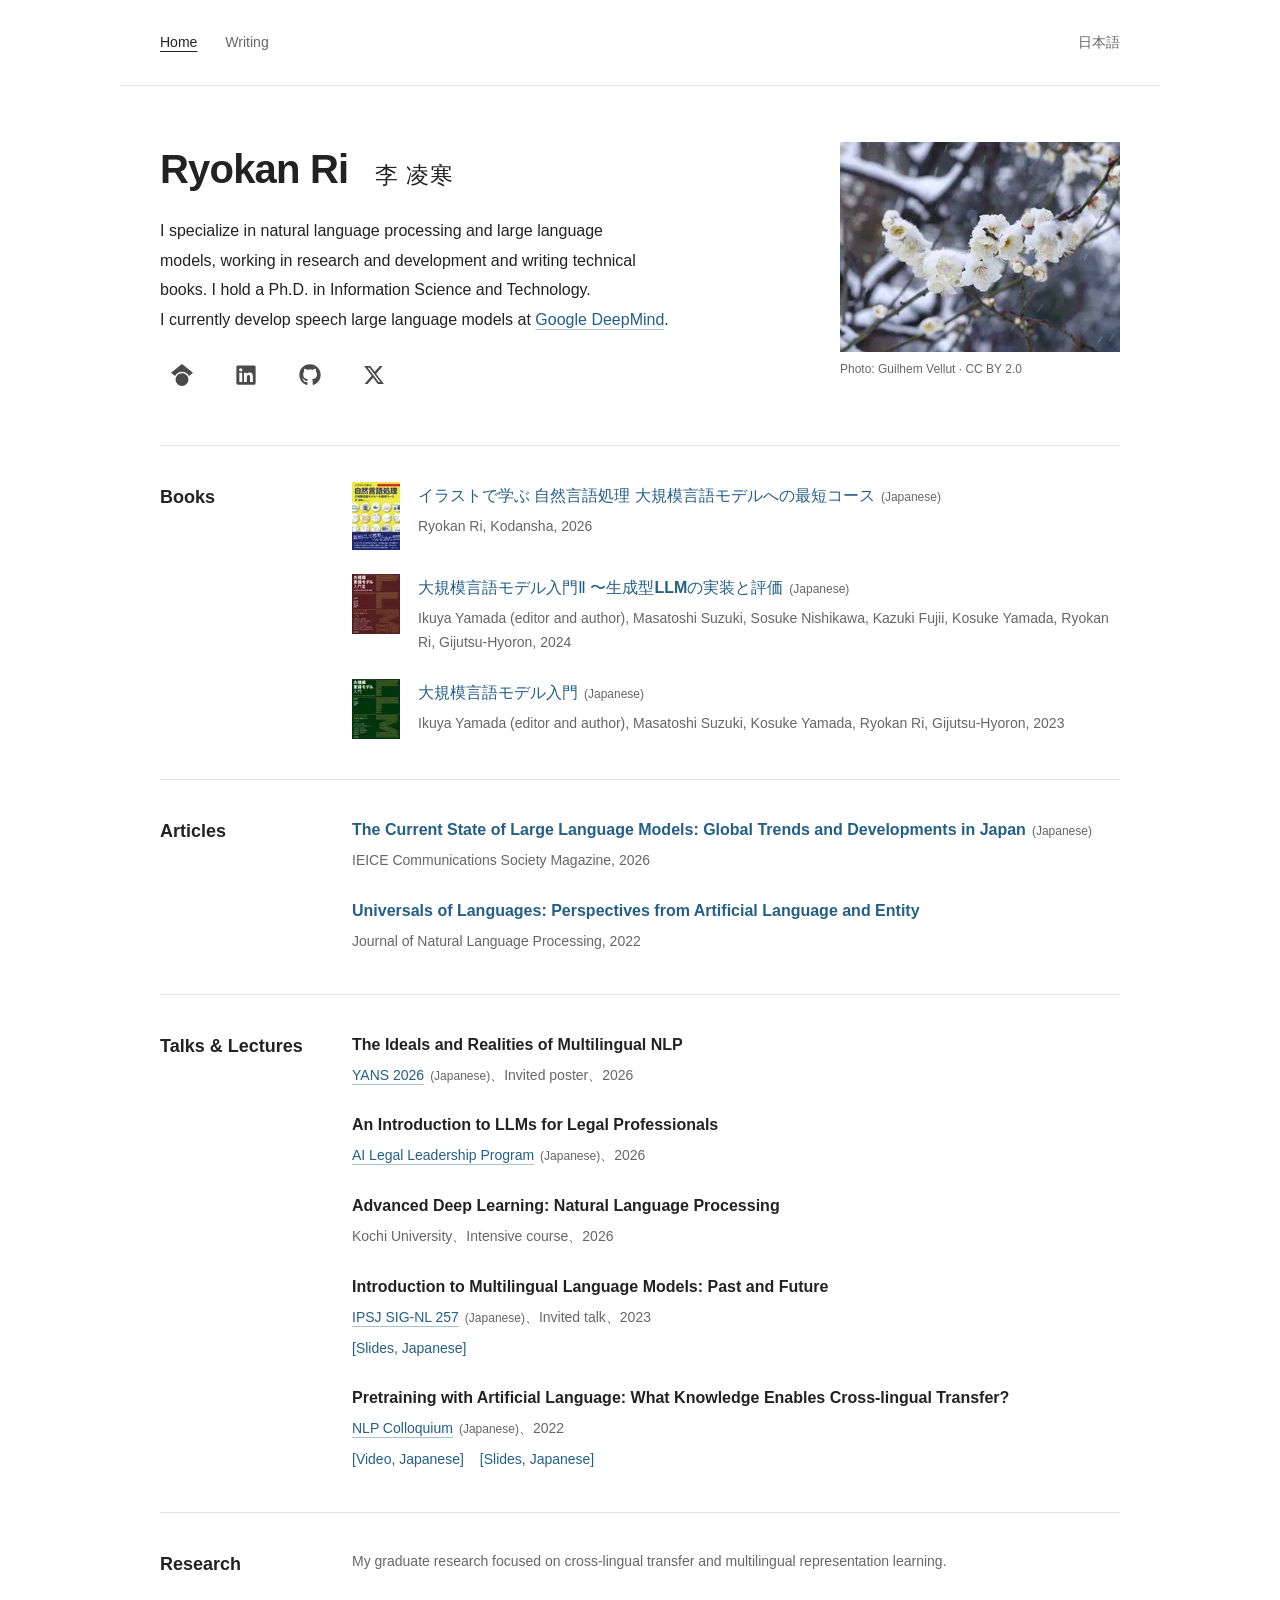
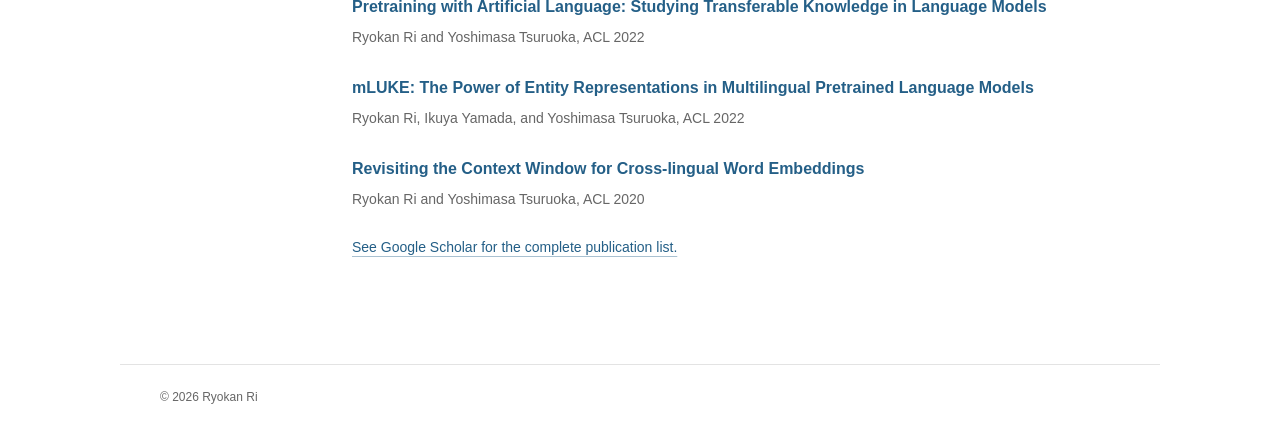
<file: index.html>
<!DOCTYPE html><html lang="en"><head><meta charset="utf-8"><meta http-equiv="refresh" content="0;url=/en/"><meta name="viewport" content="width=device-width"><link rel="canonical" href="https://ryokan0123.github.io/en/"><title>Ryokan Ri</title></head><body><a href="/en/">English</a> · <a href="/ja/">日本語</a></body></html>
</file>
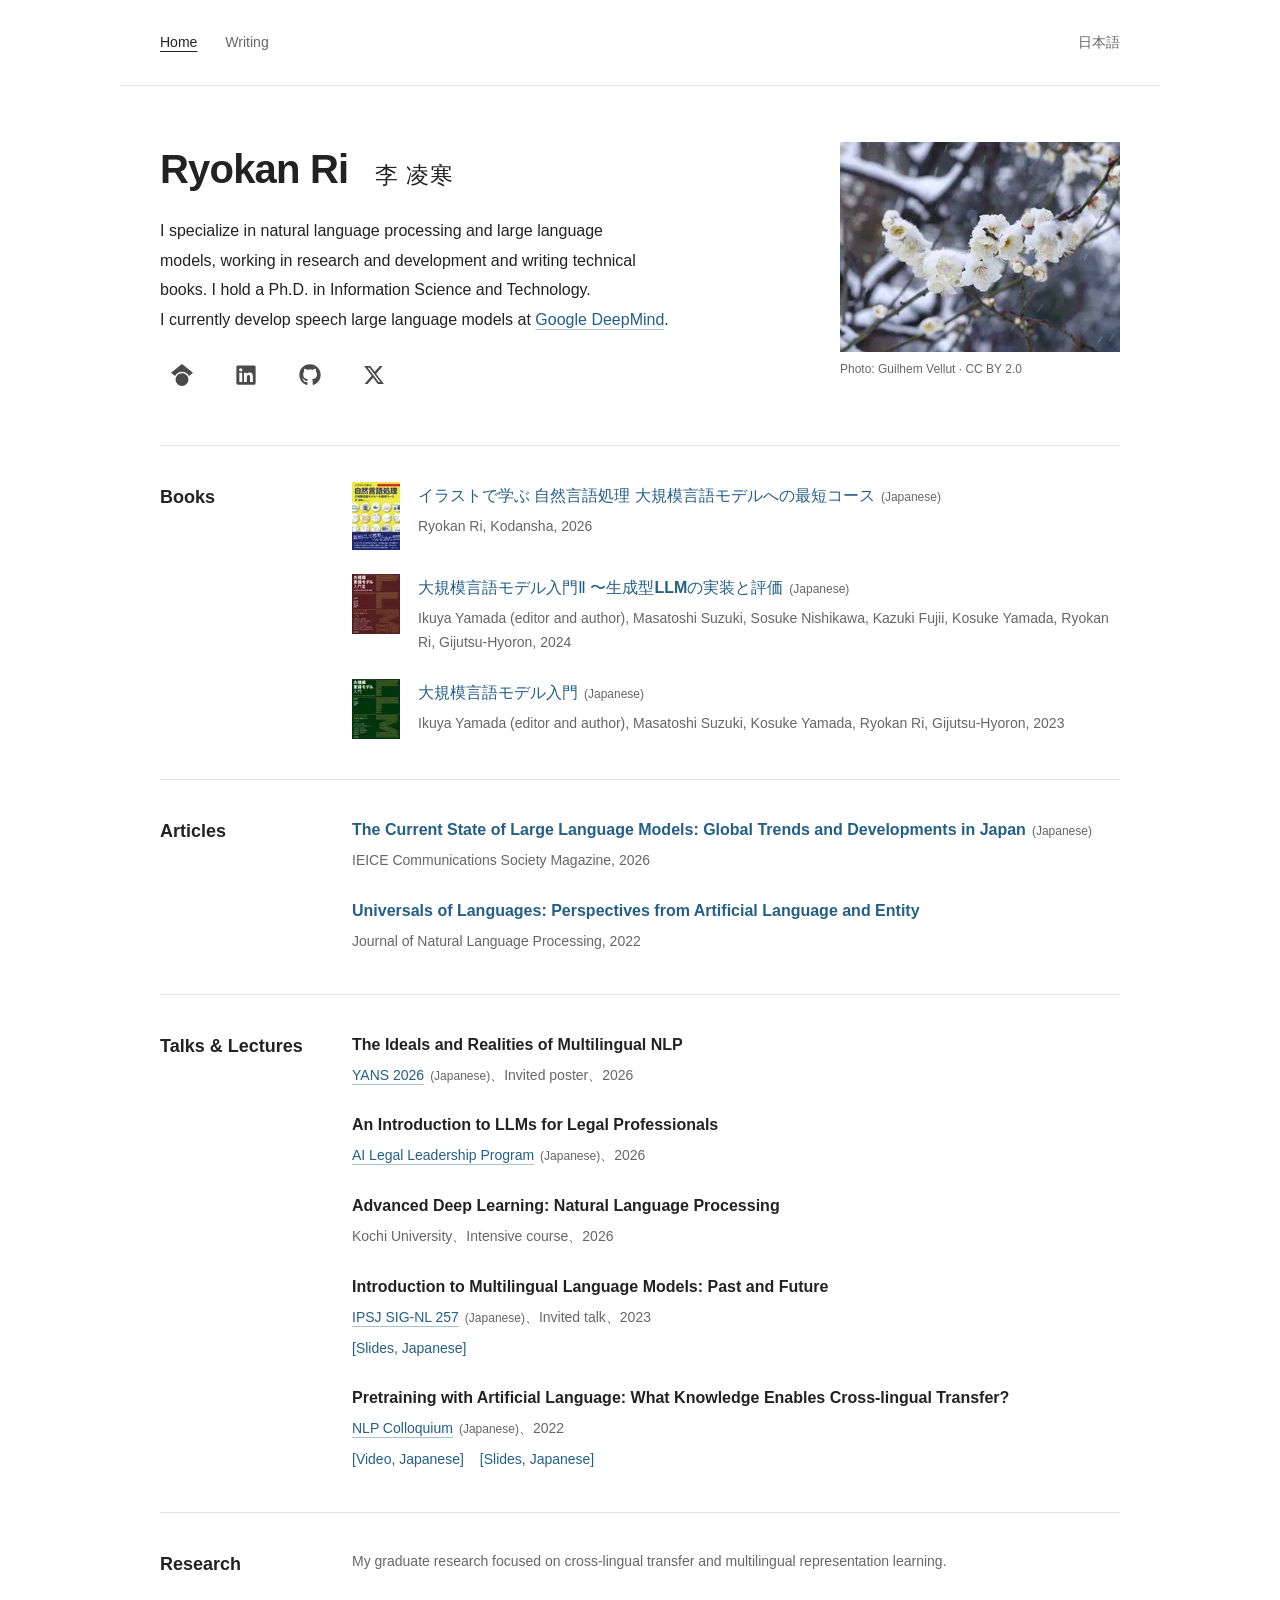
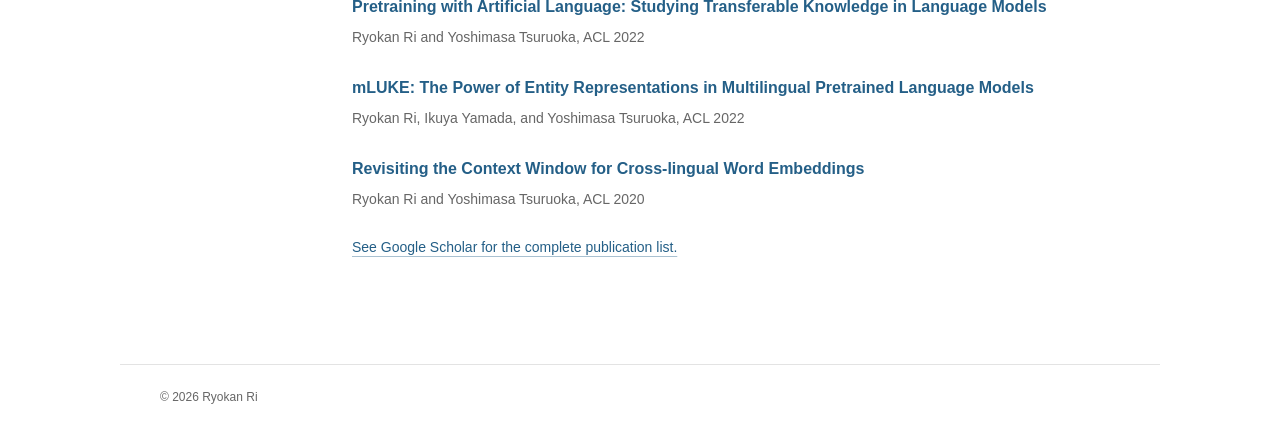
<file: en/index.html>
<!DOCTYPE html><html lang="en"><head><meta charset="UTF-8"><meta name="viewport" content="width=device-width"><title>Home — Ryokan Ri</title><meta name="description" content="I specialize in natural language processing and large language models, working in research and development and writing technical books. I hold a Ph.D. in Information Science and Technology. I currently develop speech large language models at Google DeepMind."><link rel="canonical" href="https://ryokan0123.github.io/en/"><link rel="alternate" hreflang="en" href="https://ryokan0123.github.io/en/"><link rel="alternate" hreflang="ja" href="https://ryokan0123.github.io/ja/"><link rel="alternate" type="application/rss+xml" title="Ryokan Ri (en)" href="/en/rss.xml"><meta property="og:title" content="Home — Ryokan Ri"><meta property="og:description" content="I specialize in natural language processing and large language models, working in research and development and writing technical books. I hold a Ph.D. in Information Science and Technology. I currently develop speech large language models at Google DeepMind."><meta property="og:type" content="website"><meta property="og:url" content="https://ryokan0123.github.io/en/"><meta property="og:locale" content="en_US"><meta property="og:site_name" content="Ryokan Ri"><meta property="og:image" content="https://ryokan0123.github.io/social-card.jpg"><meta property="og:image:width" content="1200"><meta property="og:image:height" content="630"><meta property="og:image:alt" content="Snow-covered plum blossoms"><meta name="twitter:card" content="summary_large_image"><meta name="twitter:creator" content="@ryoNLP0123"><meta name="twitter:title" content="Home — Ryokan Ri"><meta name="twitter:description" content="I specialize in natural language processing and large language models, working in research and development and writing technical books. I hold a Ph.D. in Information Science and Technology. I currently develop speech large language models at Google DeepMind."><meta name="twitter:image" content="https://ryokan0123.github.io/social-card.jpg"><meta name="twitter:image:alt" content="Snow-covered plum blossoms"><link rel="icon" href="/favicon.svg" type="image/svg+xml"><link rel="stylesheet" href="/_astro/Layout.CGvhS2yV.css"></head><body><a class="skip" href="#main">Skip to content</a><header class="site-header wrap"><nav aria-label="Main navigation"><a href="/en/" aria-current="page">Home</a><a href="/en/blog/">Writing</a></nav><div class="language"><a href="/ja/" lang="ja" hreflang="ja">日本語</a></div></header><main id="main" class="wrap"><section class="profile"><div class="profile-copy"><h1>Ryokan Ri <span lang="ja">李 凌寒</span></h1><p class="bio">I specialize in natural language processing and large language models, working in research and development and writing technical books. I hold a Ph.D. in Information Science and Technology.<br>I currently develop speech large language models at <a href="https://deepmind.google/">Google DeepMind</a>.</p><div class="profile-links"><a href="https://scholar.google.co.jp/citations?user=z9is5FAAAAAJ" aria-label="Google Scholar" title="Google Scholar"><img src="/icons/google-scholar.svg" width="22" height="22" alt="" aria-hidden="true"></a><a href="https://www.linkedin.com/in/ryokan-ri-b970a7250/" aria-label="LinkedIn" title="LinkedIn"><img src="/icons/linkedin.svg" width="22" height="22" alt="" aria-hidden="true"></a><a href="https://github.com/ryokan0123" aria-label="GitHub" title="GitHub"><img src="/icons/github.svg" width="22" height="22" alt="" aria-hidden="true"></a><a href="https://x.com/ryoNLP0123" aria-label="X (@ryoNLP0123)" title="X (@ryoNLP0123)"><img src="/icons/x-twitter.svg" width="22" height="22" alt="" aria-hidden="true"></a></div></div><figure class="profile-image"><img src="/_astro/korakuen-plum-snow-graded.u3Q5N37m_1MaWeJ.webp" srcset="/_astro/korakuen-plum-snow-graded.u3Q5N37m_1MaWeJ.webp 280w, /_astro/korakuen-plum-snow-graded.u3Q5N37m_2mPVVX.webp 560w, /_astro/korakuen-plum-snow-graded.u3Q5N37m_Z27Fc9J.webp 840w" alt="White plum blossoms covered in snow at Koishikawa Korakuen Garden" sizes="(max-width: 600px) calc(100vw - 44px), 280px" fetchpriority="high" loading="eager" decoding="async" width="280" height="210" class="profile-photo"><figcaption><a href="https://commons.wikimedia.org/wiki/File:Flower_@_Snow_storm_@_Koishikawa_Korakuen_Garden_(12406756423).jpg">Photo: Guilhem Vellut</a> · <a href="https://creativecommons.org/licenses/by/2.0/">CC BY 2.0</a></figcaption></figure></section><section class="info-row"><h2>Books</h2><ul class="work-list book-list" role="list"><li><a class="book-cover" href="https://amzn.asia/d/0j4lyrUm" hreflang="ja" tabindex="-1" aria-hidden="true"><img src="/_astro/nlp-illustrated.Bupd7omd_Z1N3Xyx.webp" srcset="/_astro/nlp-illustrated.Bupd7omd_Z1N3Xyx.webp 48w, /_astro/nlp-illustrated.Bupd7omd_1gabrf.webp 96w, /_astro/nlp-illustrated.Bupd7omd_Z1RHoI9.webp 144w" alt sizes="48px" loading="lazy" decoding="async" width="48" height="68"></a><div class="book-copy"><a href="https://amzn.asia/d/0j4lyrUm" hreflang="ja">イラストで学ぶ 自然言語処理 大規模言語モデルへの最短コース</a><small class="link-language">(Japanese)</small><span>Ryokan Ri, Kodansha, 2026</span></div></li><li><a class="book-cover" href="https://www.amazon.co.jp/dp/4297143933/" hreflang="ja" tabindex="-1" aria-hidden="true"><img src="/_astro/llm-intro-2.H6ZMBgvk_x1RK.webp" srcset="/_astro/llm-intro-2.H6ZMBgvk_x1RK.webp 48w, /_astro/llm-intro-2.H6ZMBgvk_Z1qo4Ua.webp 96w, /_astro/llm-intro-2.H6ZMBgvk_IJcm0.webp 144w" alt sizes="48px" loading="lazy" decoding="async" width="48" height="60"></a><div class="book-copy"><a href="https://www.amazon.co.jp/dp/4297143933/" hreflang="ja">大規模言語モデル入門Ⅱ 〜生成型LLMの実装と評価</a><small class="link-language">(Japanese)</small><span>Ikuya Yamada (editor and author), Masatoshi Suzuki, Sosuke Nishikawa, Kazuki Fujii, Kosuke Yamada, Ryokan Ri, Gijutsu-Hyoron, 2024</span></div></li><li><a class="book-cover" href="https://www.amazon.co.jp/dp/4297136333/" hreflang="ja" tabindex="-1" aria-hidden="true"><img src="/_astro/llm-intro.CEmSDgpd_Z2pnvk8.webp" srcset="/_astro/llm-intro.CEmSDgpd_Z2pnvk8.webp 48w, /_astro/llm-intro.CEmSDgpd_Z1GHsi7.webp 96w, /_astro/llm-intro.CEmSDgpd_Z1Emo6G.webp 144w" alt sizes="48px" loading="lazy" decoding="async" width="48" height="60"></a><div class="book-copy"><a href="https://www.amazon.co.jp/dp/4297136333/" hreflang="ja">大規模言語モデル入門</a><small class="link-language">(Japanese)</small><span>Ikuya Yamada (editor and author), Masatoshi Suzuki, Kosuke Yamada, Ryokan Ri, Gijutsu-Hyoron, 2023</span></div></li></ul></section><section class="info-row"><h2>Articles</h2><ul class="work-list" role="list"><li><a href="https://www.ieice.org/cs/cs-edit/magazine/number_77/036-042_kaisetu/kaisetu.html" hreflang="ja">The Current State of Large Language Models: Global Trends and Developments in Japan</a><small class="link-language">(Japanese)</small><span>IEICE Communications Society Magazine, 2026</span></li><li><a href="https://www.jstage.jst.go.jp/article/jnlp/29/3/29_997/_article/-char/en" hreflang="en">Universals of Languages: Perspectives from Artificial Language and Entity</a><span>Journal of Natural Language Processing, 2022</span></li></ul></section><section class="info-row"><h2>Talks &amp; Lectures</h2><ul class="work-list" role="list"><li><strong>The Ideals and Realities of Multilingual NLP</strong><span><a href="https://yans.anlp.jp/entry/yans2026invitesession" hreflang="ja">YANS 2026</a><small class="link-language">(Japanese)</small>、Invited poster、2026</span></li><li><strong>An Introduction to LLMs for Legal Professionals</strong><span><a href="https://sites.google.com/g.ecc.u-tokyo.ac.jp/ai-legal-leadership" hreflang="ja">AI Legal Leadership Program</a><small class="link-language">(Japanese)</small>、2026</span></li><li><strong>Advanced Deep Learning: Natural Language Processing</strong><span>Kochi University、Intensive course、2026</span></li><li><strong>Introduction to Multilingual Language Models: Past and Future</strong><span><a href="https://sites.google.com/sig-nl.ipsj.or.jp/sig-nl/%E7%A0%94%E7%A9%B6%E7%99%BA%E8%A1%A8%E4%BC%9A/NL257" hreflang="ja">IPSJ SIG-NL 257</a><small class="link-language">(Japanese)</small>、Invited talk、2023</span><div class="work-links"><a href="https://speakerdeck.com/ryou0634/introduction-to-multilinugal-lm-nl" hreflang="ja">[Slides, Japanese]</a></div></li><li><strong>Pretraining with Artificial Language: What Knowledge Enables Cross-lingual Transfer?</strong><span><a href="https://nlp-colloquium-jp.github.io/schedule/2022-09-14_ryokan-ri/" hreflang="ja">NLP Colloquium</a><small class="link-language">(Japanese)</small>、2022</span><div class="work-links"><a href="https://www.youtube.com/watch?v=sDbQGmpoZfc" hreflang="ja">[Video, Japanese]</a><a href="https://speakerdeck.com/ryou0634/ren-gong-yan-yu-woshi-tutashi-qian-xun-lian-yan-yu-jian-zhuan-yi-gake-neng-naenkodanochi-tuteiruzhi-shi-tohahe-ka" hreflang="ja">[Slides, Japanese]</a></div></li></ul></section><section class="info-row"><h2>Research</h2><div><p class="section-note">My graduate research focused on cross-lingual transfer and multilingual representation learning.</p><ul class="work-list" role="list"><li><a href="https://aclanthology.org/2022.acl-long.504/" hreflang="en">Pretraining with Artificial Language: Studying Transferable Knowledge in Language Models</a><span>Ryokan Ri and Yoshimasa Tsuruoka, ACL 2022</span></li><li><a href="https://aclanthology.org/2022.acl-long.505/" hreflang="en">mLUKE: The Power of Entity Representations in Multilingual Pretrained Language Models</a><span>Ryokan Ri, Ikuya Yamada, and Yoshimasa Tsuruoka, ACL 2022</span></li><li><a href="https://aclanthology.org/2020.acl-main.94/" hreflang="en">Revisiting the Context Window for Cross-lingual Word Embeddings</a><span>Ryokan Ri and Yoshimasa Tsuruoka, ACL 2020</span></li></ul><p class="all-publications"><a href="https://scholar.google.co.jp/citations?user=z9is5FAAAAAJ">See Google Scholar for the complete publication list.</a></p></div></section></main><footer class="site-footer wrap"><span>© 2026 Ryokan Ri</span></footer></body></html>
</file>
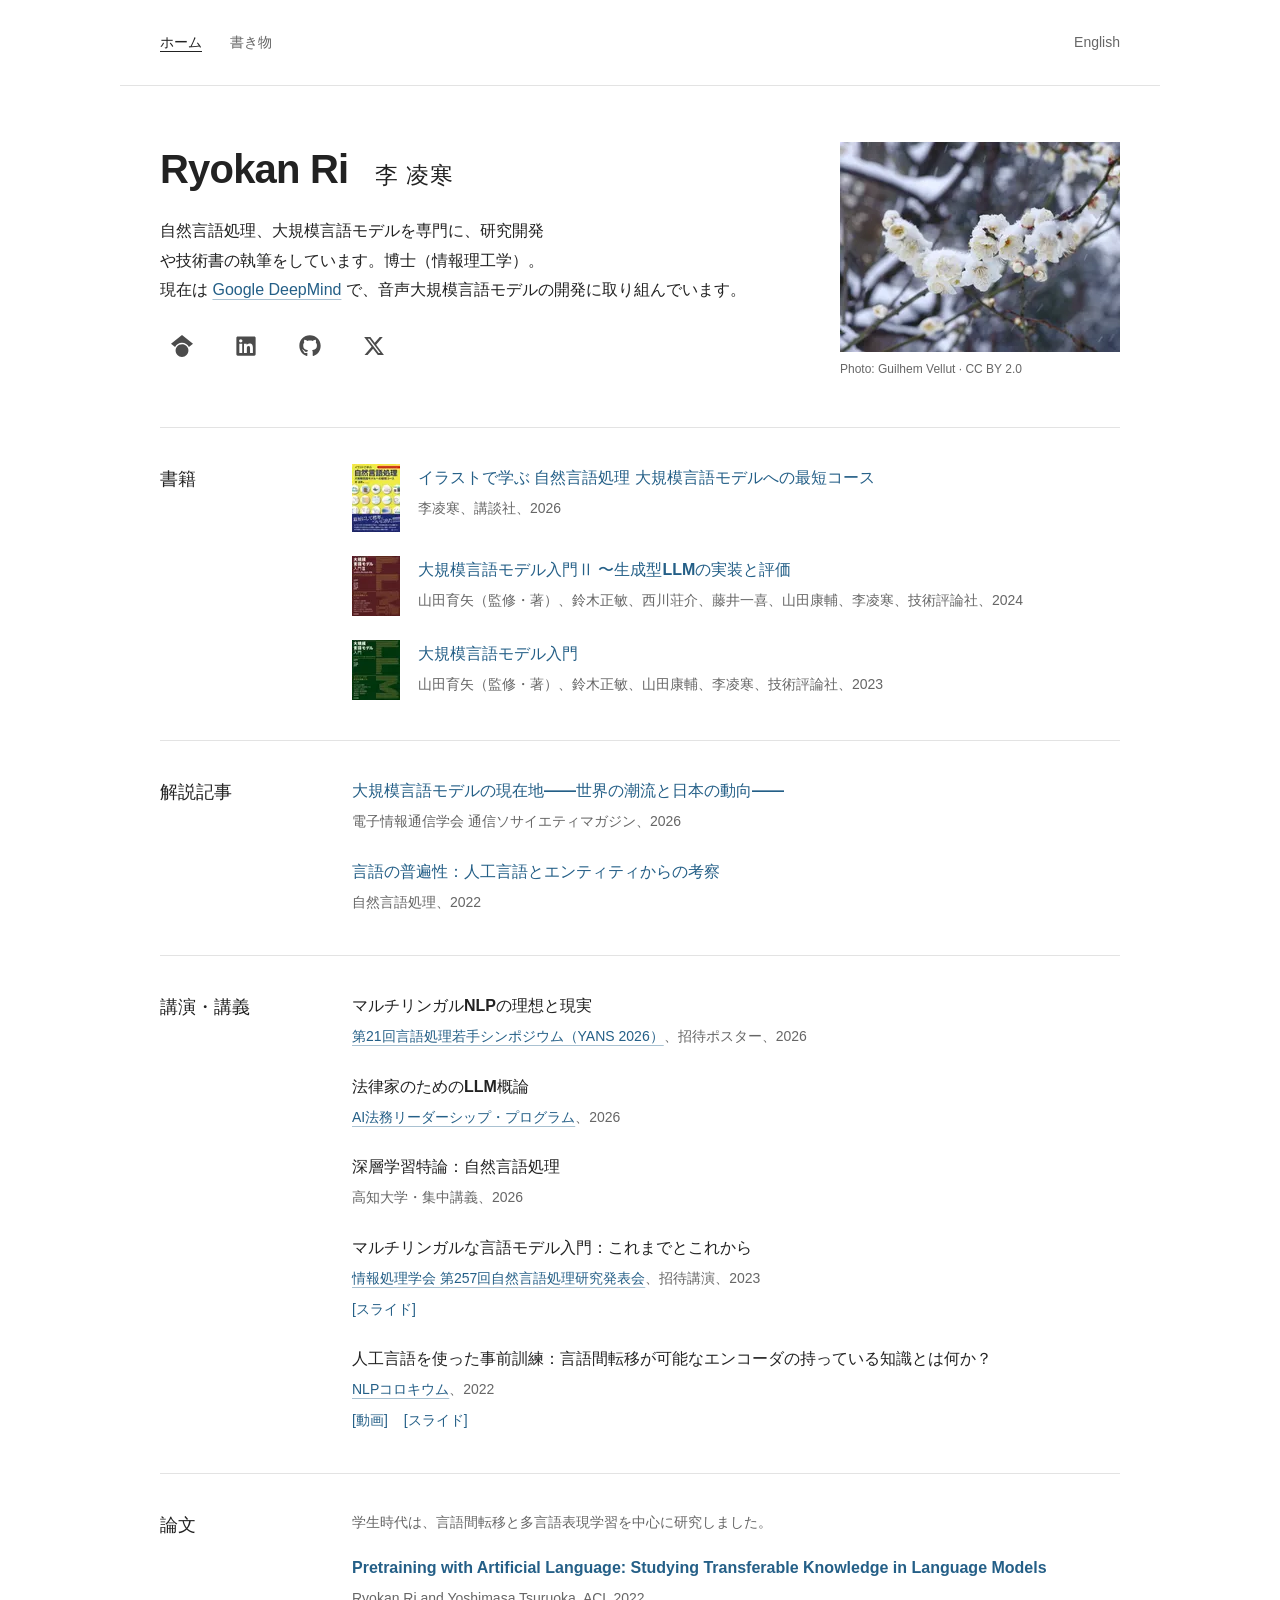
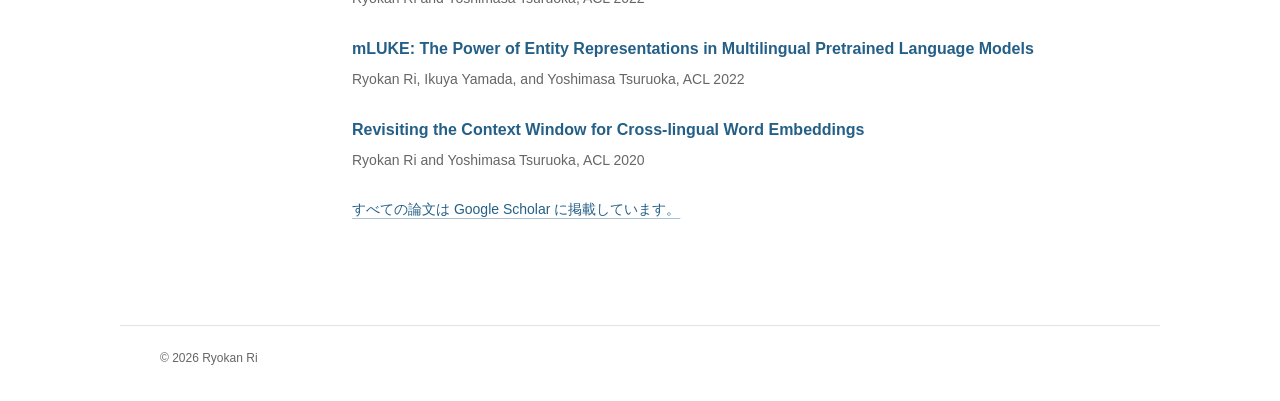
<file: ja/index.html>
<!DOCTYPE html><html lang="ja"><head><meta charset="UTF-8"><meta name="viewport" content="width=device-width"><title>李 凌寒 — Ryokan Ri</title><meta name="description" content="自然言語処理、大規模言語モデルを専門に、研究開発や技術書の執筆をしています。博士（情報理工学）。 現在は Google DeepMind で、音声大規模言語モデルの開発に取り組んでいます。"><link rel="canonical" href="https://ryokan0123.github.io/ja/"><link rel="alternate" hreflang="ja" href="https://ryokan0123.github.io/ja/"><link rel="alternate" hreflang="en" href="https://ryokan0123.github.io/en/"><link rel="alternate" type="application/rss+xml" title="Ryokan Ri (ja)" href="/ja/rss.xml"><meta property="og:title" content="李 凌寒 — Ryokan Ri"><meta property="og:description" content="自然言語処理、大規模言語モデルを専門に、研究開発や技術書の執筆をしています。博士（情報理工学）。 現在は Google DeepMind で、音声大規模言語モデルの開発に取り組んでいます。"><meta property="og:type" content="website"><meta property="og:url" content="https://ryokan0123.github.io/ja/"><meta property="og:locale" content="ja_JP"><meta property="og:site_name" content="Ryokan Ri"><meta property="og:image" content="https://ryokan0123.github.io/social-card.jpg"><meta property="og:image:width" content="1200"><meta property="og:image:height" content="630"><meta property="og:image:alt" content="雪の積もった梅の花"><meta name="twitter:card" content="summary_large_image"><meta name="twitter:creator" content="@ryoNLP0123"><meta name="twitter:title" content="李 凌寒 — Ryokan Ri"><meta name="twitter:description" content="自然言語処理、大規模言語モデルを専門に、研究開発や技術書の執筆をしています。博士（情報理工学）。 現在は Google DeepMind で、音声大規模言語モデルの開発に取り組んでいます。"><meta name="twitter:image" content="https://ryokan0123.github.io/social-card.jpg"><meta name="twitter:image:alt" content="雪の積もった梅の花"><link rel="icon" href="/favicon.svg" type="image/svg+xml"><link rel="stylesheet" href="/_astro/Layout.CGvhS2yV.css"></head><body><a class="skip" href="#main">本文へスキップ</a><header class="site-header wrap"><nav aria-label="メインナビゲーション"><a href="/ja/" aria-current="page">ホーム</a><a href="/ja/blog/">書き物</a></nav><div class="language"><a href="/en/" lang="en" hreflang="en">English</a></div></header><main id="main" class="wrap"><section class="profile"><div class="profile-copy"><h1>Ryokan Ri <span lang="ja">李 凌寒</span></h1><p class="bio">自然言語処理、大規模言語モデルを専門に、研究開発や技術書の執筆をしています。博士（情報理工学）。<br>現在は <a href="https://deepmind.google/">Google DeepMind</a> で、音声大規模言語モデルの開発に取り組んでいます。</p><div class="profile-links"><a href="https://scholar.google.co.jp/citations?user=z9is5FAAAAAJ" aria-label="Google Scholar" title="Google Scholar"><img src="/icons/google-scholar.svg" width="22" height="22" alt="" aria-hidden="true"></a><a href="https://www.linkedin.com/in/ryokan-ri-b970a7250/" aria-label="LinkedIn" title="LinkedIn"><img src="/icons/linkedin.svg" width="22" height="22" alt="" aria-hidden="true"></a><a href="https://github.com/ryokan0123" aria-label="GitHub" title="GitHub"><img src="/icons/github.svg" width="22" height="22" alt="" aria-hidden="true"></a><a href="https://x.com/ryoNLP0123" aria-label="X (@ryoNLP0123)" title="X (@ryoNLP0123)"><img src="/icons/x-twitter.svg" width="22" height="22" alt="" aria-hidden="true"></a></div></div><figure class="profile-image"><img src="/_astro/korakuen-plum-snow-graded.u3Q5N37m_1MaWeJ.webp" srcset="/_astro/korakuen-plum-snow-graded.u3Q5N37m_1MaWeJ.webp 280w, /_astro/korakuen-plum-snow-graded.u3Q5N37m_2mPVVX.webp 560w, /_astro/korakuen-plum-snow-graded.u3Q5N37m_Z27Fc9J.webp 840w" alt="小石川後楽園で、雪をかぶった白い梅の花" sizes="(max-width: 600px) calc(100vw - 44px), 280px" fetchpriority="high" loading="eager" decoding="async" width="280" height="210" class="profile-photo"><figcaption><a href="https://commons.wikimedia.org/wiki/File:Flower_@_Snow_storm_@_Koishikawa_Korakuen_Garden_(12406756423).jpg">Photo: Guilhem Vellut</a> · <a href="https://creativecommons.org/licenses/by/2.0/">CC BY 2.0</a></figcaption></figure></section><section class="info-row"><h2>書籍</h2><ul class="work-list book-list" role="list"><li><a class="book-cover" href="https://amzn.asia/d/0j4lyrUm" hreflang="ja" tabindex="-1" aria-hidden="true"><img src="/_astro/nlp-illustrated.Bupd7omd_Z1N3Xyx.webp" srcset="/_astro/nlp-illustrated.Bupd7omd_Z1N3Xyx.webp 48w, /_astro/nlp-illustrated.Bupd7omd_1gabrf.webp 96w, /_astro/nlp-illustrated.Bupd7omd_Z1RHoI9.webp 144w" alt sizes="48px" loading="lazy" decoding="async" width="48" height="68"></a><div class="book-copy"><a href="https://amzn.asia/d/0j4lyrUm" hreflang="ja">イラストで学ぶ 自然言語処理 大規模言語モデルへの最短コース</a><span>李凌寒、講談社、2026</span></div></li><li><a class="book-cover" href="https://www.amazon.co.jp/dp/4297143933/" hreflang="ja" tabindex="-1" aria-hidden="true"><img src="/_astro/llm-intro-2.H6ZMBgvk_x1RK.webp" srcset="/_astro/llm-intro-2.H6ZMBgvk_x1RK.webp 48w, /_astro/llm-intro-2.H6ZMBgvk_Z1qo4Ua.webp 96w, /_astro/llm-intro-2.H6ZMBgvk_IJcm0.webp 144w" alt sizes="48px" loading="lazy" decoding="async" width="48" height="60"></a><div class="book-copy"><a href="https://www.amazon.co.jp/dp/4297143933/" hreflang="ja">大規模言語モデル入門Ⅱ 〜生成型LLMの実装と評価</a><span>山田育矢（監修・著）、鈴木正敏、西川荘介、藤井一喜、山田康輔、李凌寒、技術評論社、2024</span></div></li><li><a class="book-cover" href="https://www.amazon.co.jp/dp/4297136333/" hreflang="ja" tabindex="-1" aria-hidden="true"><img src="/_astro/llm-intro.CEmSDgpd_Z2pnvk8.webp" srcset="/_astro/llm-intro.CEmSDgpd_Z2pnvk8.webp 48w, /_astro/llm-intro.CEmSDgpd_Z1GHsi7.webp 96w, /_astro/llm-intro.CEmSDgpd_Z1Emo6G.webp 144w" alt sizes="48px" loading="lazy" decoding="async" width="48" height="60"></a><div class="book-copy"><a href="https://www.amazon.co.jp/dp/4297136333/" hreflang="ja">大規模言語モデル入門</a><span>山田育矢（監修・著）、鈴木正敏、山田康輔、李凌寒、技術評論社、2023</span></div></li></ul></section><section class="info-row"><h2>解説記事</h2><ul class="work-list" role="list"><li><a href="https://www.ieice.org/cs/cs-edit/magazine/number_77/036-042_kaisetu/kaisetu.html" hreflang="ja">大規模言語モデルの現在地――世界の潮流と日本の動向――</a><span>電子情報通信学会 通信ソサイエティマガジン、2026</span></li><li><a href="https://www.jstage.jst.go.jp/article/jnlp/29/3/29_997/_article/-char/ja" hreflang="en">言語の普遍性：人工言語とエンティティからの考察</a><span>自然言語処理、2022</span></li></ul></section><section class="info-row"><h2>講演・講義</h2><ul class="work-list" role="list"><li><strong>マルチリンガルNLPの理想と現実</strong><span><a href="https://yans.anlp.jp/entry/yans2026invitesession" hreflang="ja">第21回言語処理若手シンポジウム（YANS 2026）</a>、招待ポスター、2026</span></li><li><strong>法律家のためのLLM概論</strong><span><a href="https://sites.google.com/g.ecc.u-tokyo.ac.jp/ai-legal-leadership" hreflang="ja">AI法務リーダーシップ・プログラム</a>、2026</span></li><li><strong>深層学習特論：自然言語処理</strong><span>高知大学・集中講義、2026</span></li><li><strong>マルチリンガルな言語モデル入門：これまでとこれから</strong><span><a href="https://sites.google.com/sig-nl.ipsj.or.jp/sig-nl/%E7%A0%94%E7%A9%B6%E7%99%BA%E8%A1%A8%E4%BC%9A/NL257" hreflang="ja">情報処理学会 第257回自然言語処理研究発表会</a>、招待講演、2023</span><div class="work-links"><a href="https://speakerdeck.com/ryou0634/introduction-to-multilinugal-lm-nl" hreflang="ja">[スライド]</a></div></li><li><strong>人工言語を使った事前訓練：言語間転移が可能なエンコーダの持っている知識とは何か？</strong><span><a href="https://nlp-colloquium-jp.github.io/schedule/2022-09-14_ryokan-ri/" hreflang="ja">NLPコロキウム</a>、2022</span><div class="work-links"><a href="https://www.youtube.com/watch?v=sDbQGmpoZfc" hreflang="ja">[動画]</a><a href="https://speakerdeck.com/ryou0634/ren-gong-yan-yu-woshi-tutashi-qian-xun-lian-yan-yu-jian-zhuan-yi-gake-neng-naenkodanochi-tuteiruzhi-shi-tohahe-ka" hreflang="ja">[スライド]</a></div></li></ul></section><section class="info-row"><h2>論文</h2><div><p class="section-note">学生時代は、言語間転移と多言語表現学習を中心に研究しました。</p><ul class="work-list" role="list"><li><a href="https://aclanthology.org/2022.acl-long.504/" hreflang="en">Pretraining with Artificial Language: Studying Transferable Knowledge in Language Models</a><span>Ryokan Ri and Yoshimasa Tsuruoka, ACL 2022</span></li><li><a href="https://aclanthology.org/2022.acl-long.505/" hreflang="en">mLUKE: The Power of Entity Representations in Multilingual Pretrained Language Models</a><span>Ryokan Ri, Ikuya Yamada, and Yoshimasa Tsuruoka, ACL 2022</span></li><li><a href="https://aclanthology.org/2020.acl-main.94/" hreflang="en">Revisiting the Context Window for Cross-lingual Word Embeddings</a><span>Ryokan Ri and Yoshimasa Tsuruoka, ACL 2020</span></li></ul><p class="all-publications"><a href="https://scholar.google.co.jp/citations?user=z9is5FAAAAAJ">すべての論文は Google Scholar に掲載しています。</a></p></div></section></main><footer class="site-footer wrap"><span>© 2026 Ryokan Ri</span></footer></body></html>
</file>
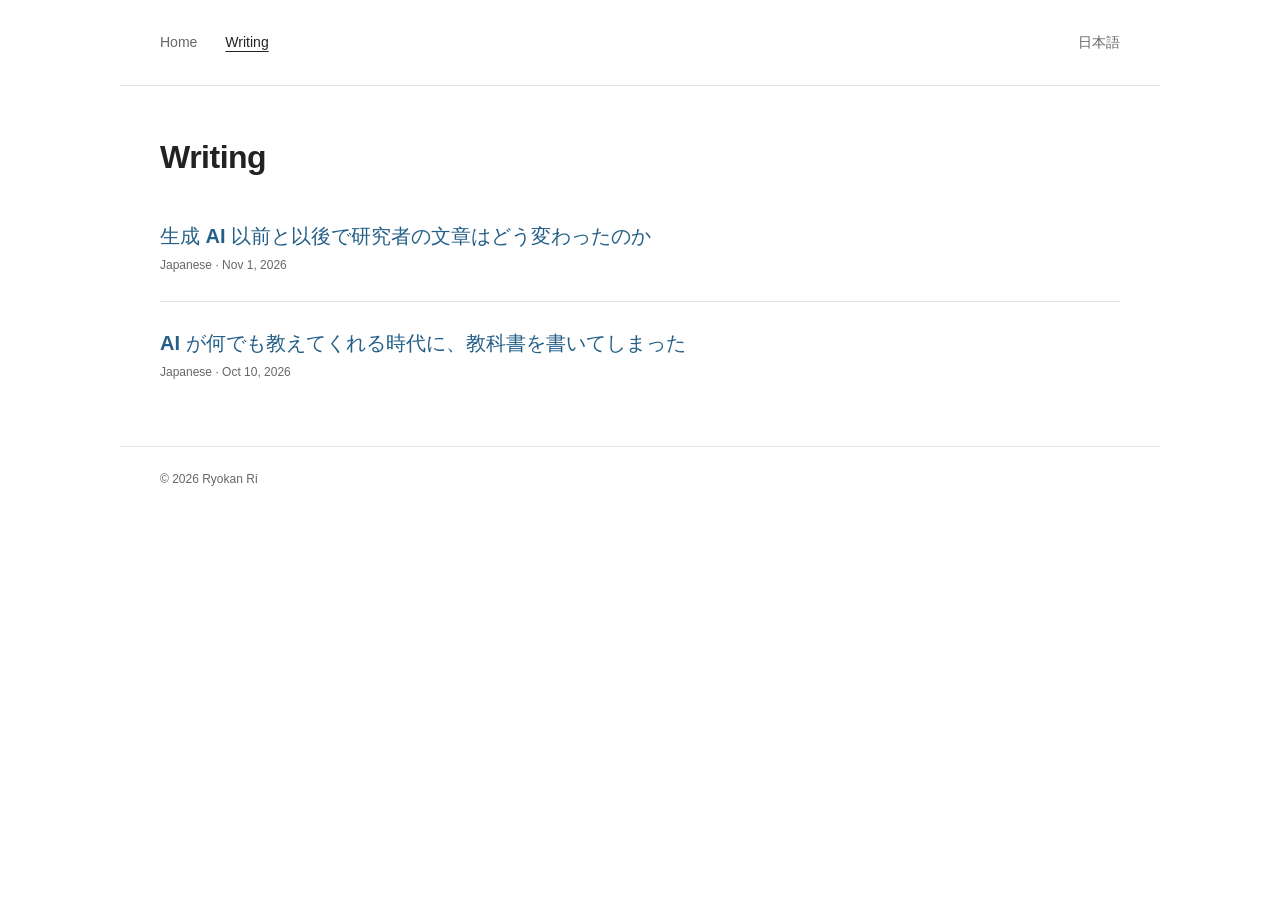
<file: en/blog/index.html>
<!DOCTYPE html><html lang="en"><head><meta charset="UTF-8"><meta name="viewport" content="width=device-width"><title>Writing — Ryokan Ri</title><meta name="description" content="Analyses and notes on language and AI."><link rel="canonical" href="https://ryokan0123.github.io/en/blog/"><link rel="alternate" hreflang="en" href="https://ryokan0123.github.io/en/blog/"><link rel="alternate" hreflang="ja" href="https://ryokan0123.github.io/ja/blog/"><link rel="alternate" type="application/rss+xml" title="Ryokan Ri (en)" href="/en/rss.xml"><meta property="og:title" content="Writing — Ryokan Ri"><meta property="og:description" content="Analyses and notes on language and AI."><meta property="og:type" content="website"><meta property="og:url" content="https://ryokan0123.github.io/en/blog/"><meta property="og:locale" content="en_US"><meta property="og:site_name" content="Ryokan Ri"><meta property="og:image" content="https://ryokan0123.github.io/social-card.jpg"><meta property="og:image:width" content="1200"><meta property="og:image:height" content="630"><meta property="og:image:alt" content="Snow-covered plum blossoms"><meta name="twitter:card" content="summary_large_image"><meta name="twitter:creator" content="@ryoNLP0123"><meta name="twitter:title" content="Writing — Ryokan Ri"><meta name="twitter:description" content="Analyses and notes on language and AI."><meta name="twitter:image" content="https://ryokan0123.github.io/social-card.jpg"><meta name="twitter:image:alt" content="Snow-covered plum blossoms"><link rel="icon" href="/favicon.svg" type="image/svg+xml"><link rel="stylesheet" href="/_astro/Layout.CGvhS2yV.css"></head><body><a class="skip" href="#main">Skip to content</a><header class="site-header wrap"><nav aria-label="Main navigation"><a href="/en/">Home</a><a href="/en/blog/" aria-current="page">Writing</a></nav><div class="language"><a href="/ja/blog/" lang="ja" hreflang="ja">日本語</a></div></header><main id="main" class="wrap"><header class="page-heading"><h1>Writing</h1></header><div class="post-list"><article class="post-row"><div><h3><a href="/ja/blog/nlp-papers-before-after-ai/" lang="ja">生成 AI 以前と以後で研究者の文章はどう変わったのか</a></h3><div class="post-date"><span>Japanese · </span><time datetime="2026-11-01T00:00:00.000Z">Nov 1, 2026</time></div></div></article><article class="post-row"><div><h3><a href="/ja/blog/ai-textbook/" lang="ja">AI が何でも教えてくれる時代に、教科書を書いてしまった</a></h3><div class="post-date"><span>Japanese · </span><time datetime="2026-10-10T00:00:00.000Z">Oct 10, 2026</time></div></div></article></div></main><footer class="site-footer wrap"><span>© 2026 Ryokan Ri</span></footer></body></html>
</file>
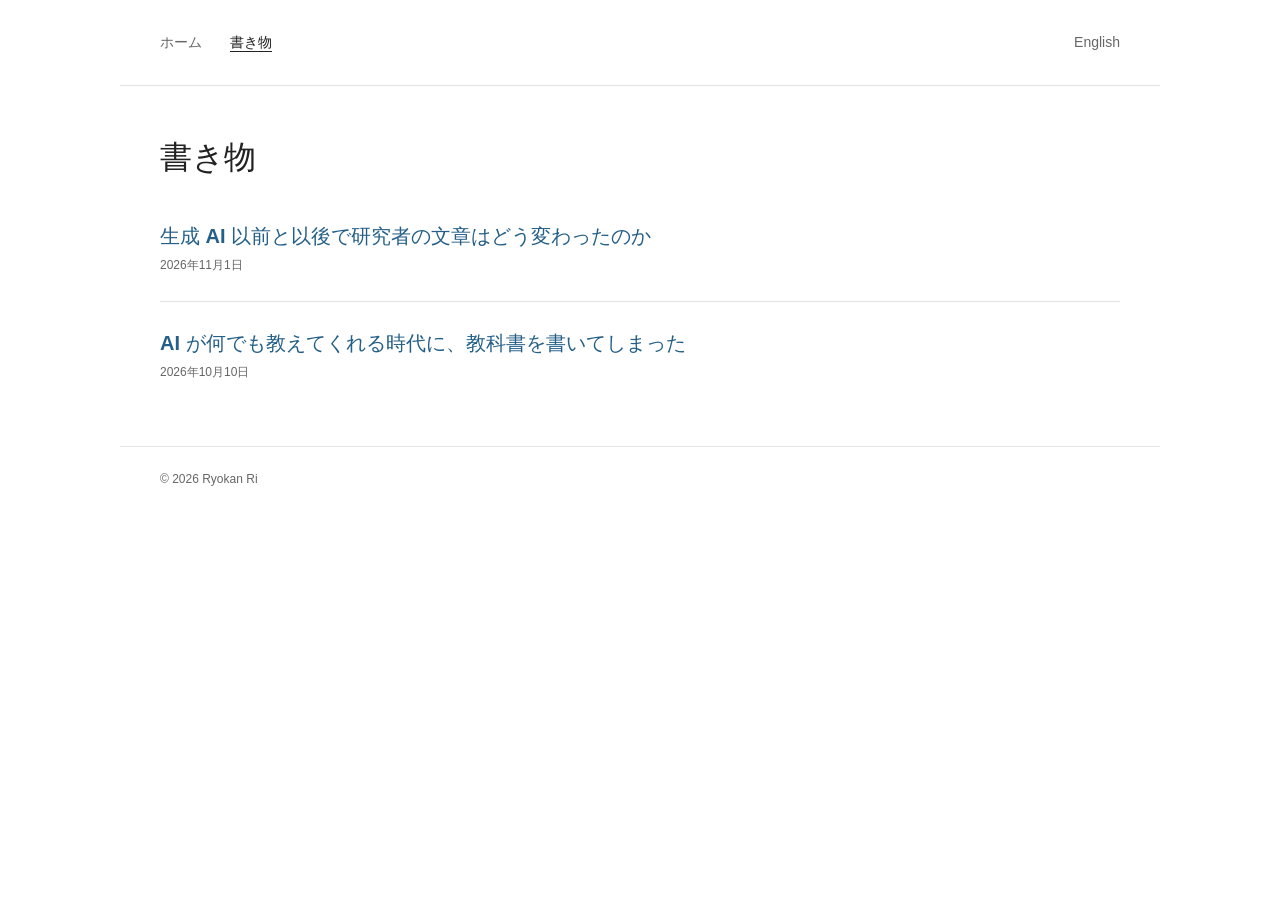
<file: ja/blog/index.html>
<!DOCTYPE html><html lang="ja"><head><meta charset="UTF-8"><meta name="viewport" content="width=device-width"><title>書き物 — Ryokan Ri</title><meta name="description" content="言語とAIについての分析・考察。"><link rel="canonical" href="https://ryokan0123.github.io/ja/blog/"><link rel="alternate" hreflang="ja" href="https://ryokan0123.github.io/ja/blog/"><link rel="alternate" hreflang="en" href="https://ryokan0123.github.io/en/blog/"><link rel="alternate" type="application/rss+xml" title="Ryokan Ri (ja)" href="/ja/rss.xml"><meta property="og:title" content="書き物 — Ryokan Ri"><meta property="og:description" content="言語とAIについての分析・考察。"><meta property="og:type" content="website"><meta property="og:url" content="https://ryokan0123.github.io/ja/blog/"><meta property="og:locale" content="ja_JP"><meta property="og:site_name" content="Ryokan Ri"><meta property="og:image" content="https://ryokan0123.github.io/social-card.jpg"><meta property="og:image:width" content="1200"><meta property="og:image:height" content="630"><meta property="og:image:alt" content="雪の積もった梅の花"><meta name="twitter:card" content="summary_large_image"><meta name="twitter:creator" content="@ryoNLP0123"><meta name="twitter:title" content="書き物 — Ryokan Ri"><meta name="twitter:description" content="言語とAIについての分析・考察。"><meta name="twitter:image" content="https://ryokan0123.github.io/social-card.jpg"><meta name="twitter:image:alt" content="雪の積もった梅の花"><link rel="icon" href="/favicon.svg" type="image/svg+xml"><link rel="stylesheet" href="/_astro/Layout.CGvhS2yV.css"></head><body><a class="skip" href="#main">本文へスキップ</a><header class="site-header wrap"><nav aria-label="メインナビゲーション"><a href="/ja/">ホーム</a><a href="/ja/blog/" aria-current="page">書き物</a></nav><div class="language"><a href="/en/blog/" lang="en" hreflang="en">English</a></div></header><main id="main" class="wrap"><header class="page-heading"><h1>書き物</h1></header><div class="post-list"><article class="post-row"><div><h3><a href="/ja/blog/nlp-papers-before-after-ai/" lang="ja">生成 AI 以前と以後で研究者の文章はどう変わったのか</a></h3><div class="post-date"><time datetime="2026-11-01T00:00:00.000Z">2026年11月1日</time></div></div></article><article class="post-row"><div><h3><a href="/ja/blog/ai-textbook/" lang="ja">AI が何でも教えてくれる時代に、教科書を書いてしまった</a></h3><div class="post-date"><time datetime="2026-10-10T00:00:00.000Z">2026年10月10日</time></div></div></article></div></main><footer class="site-footer wrap"><span>© 2026 Ryokan Ri</span></footer></body></html>
</file>
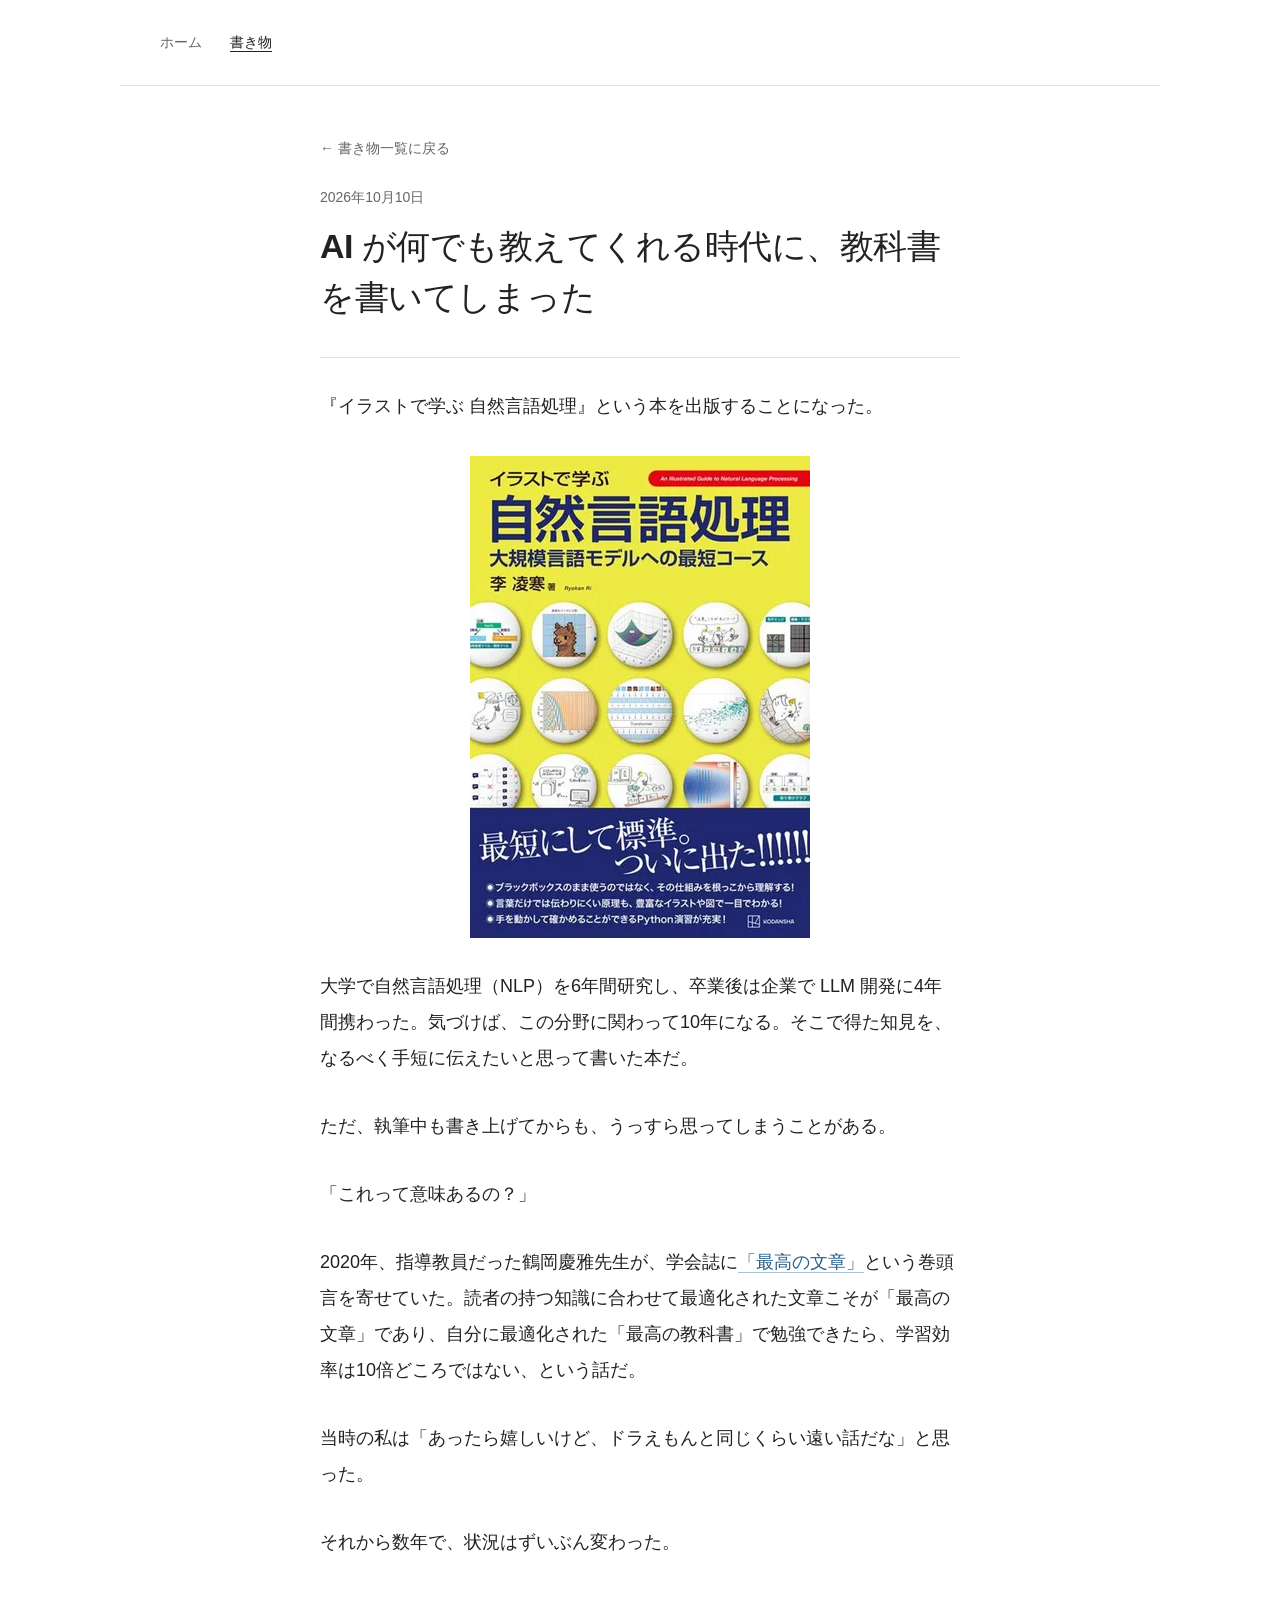
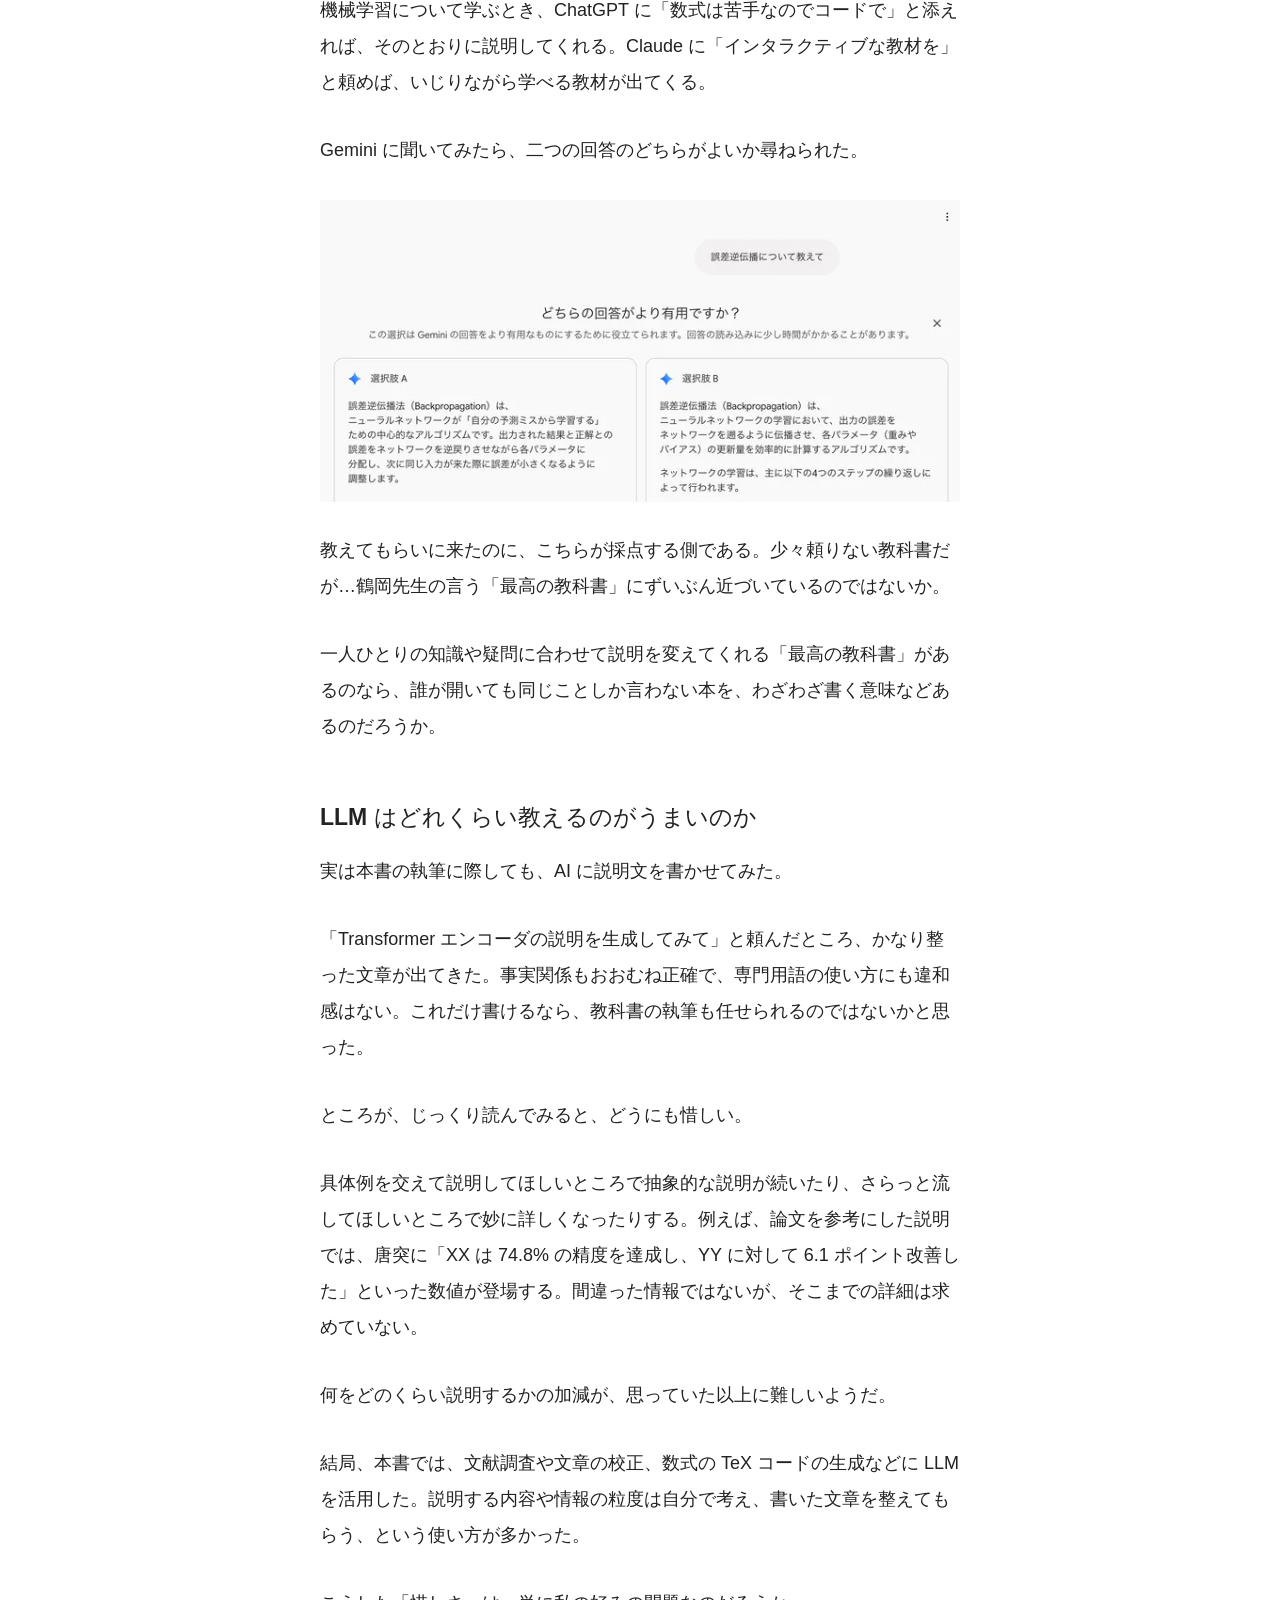
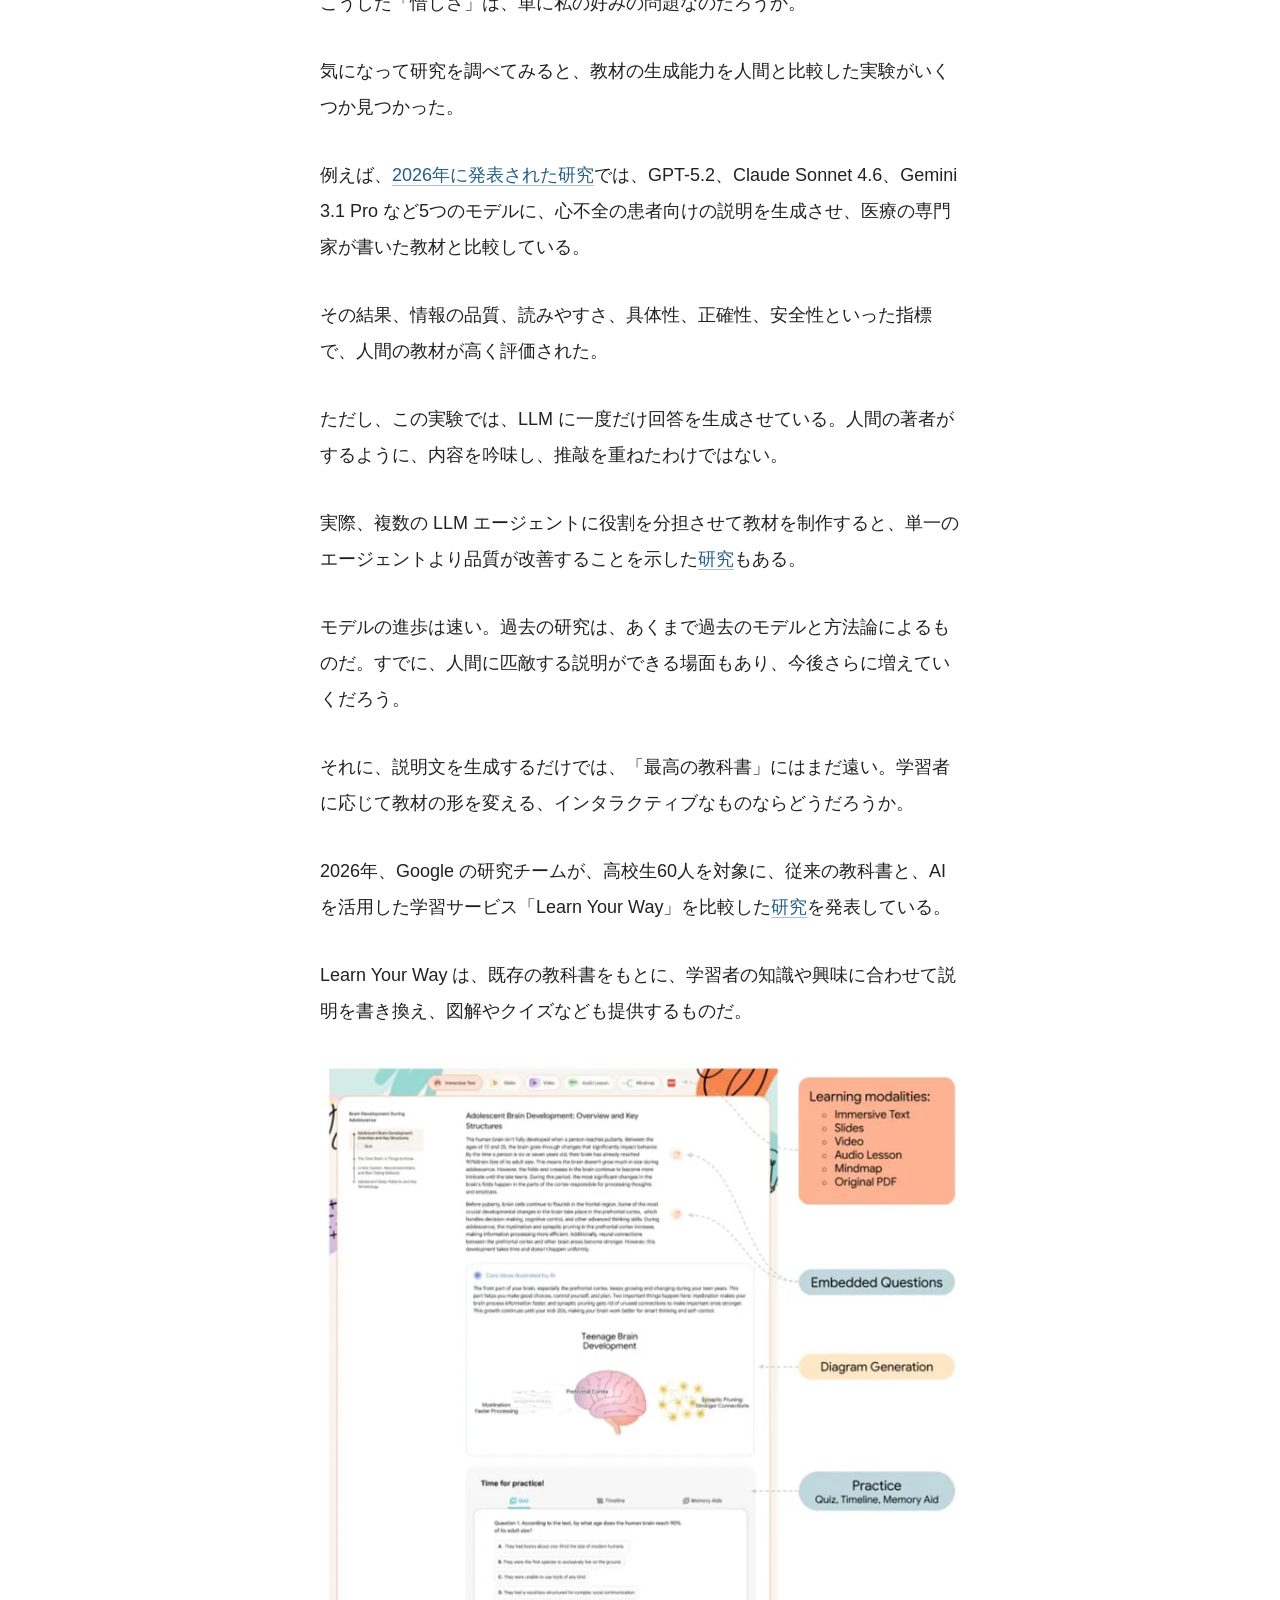
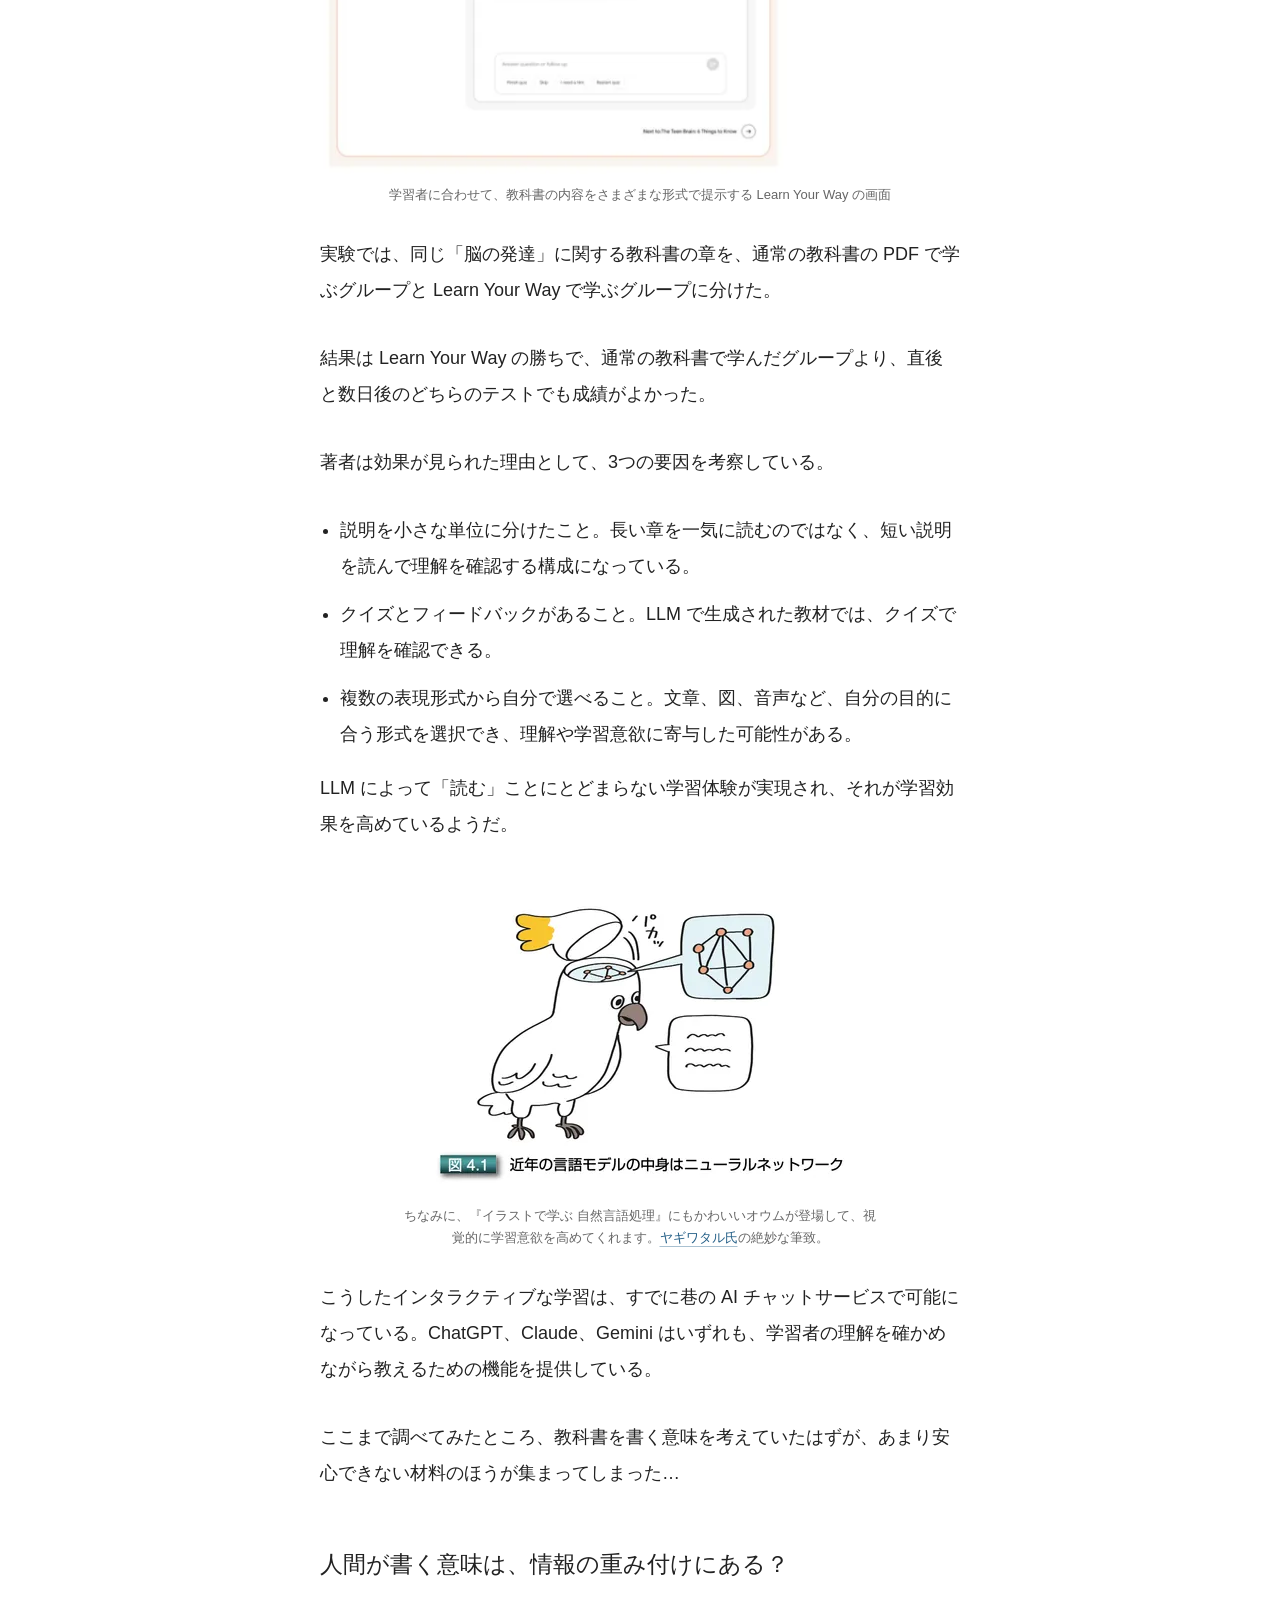
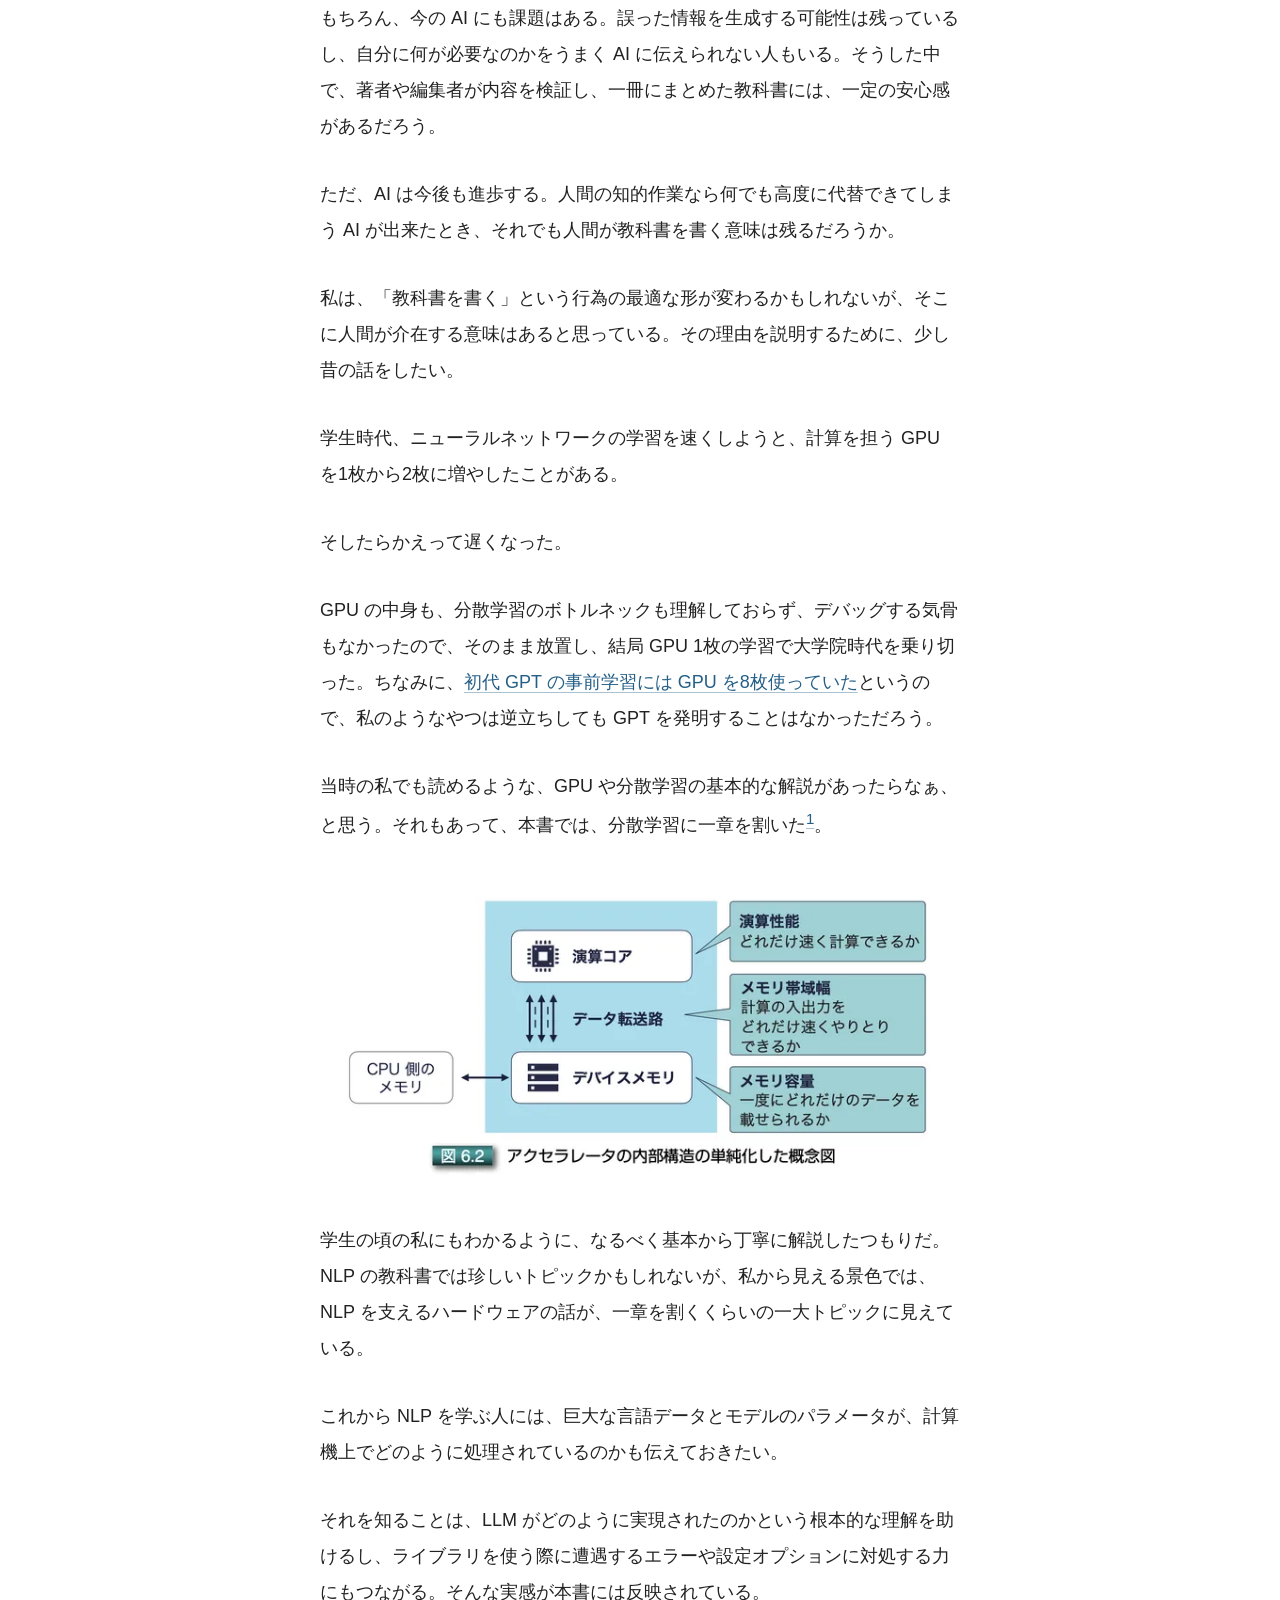
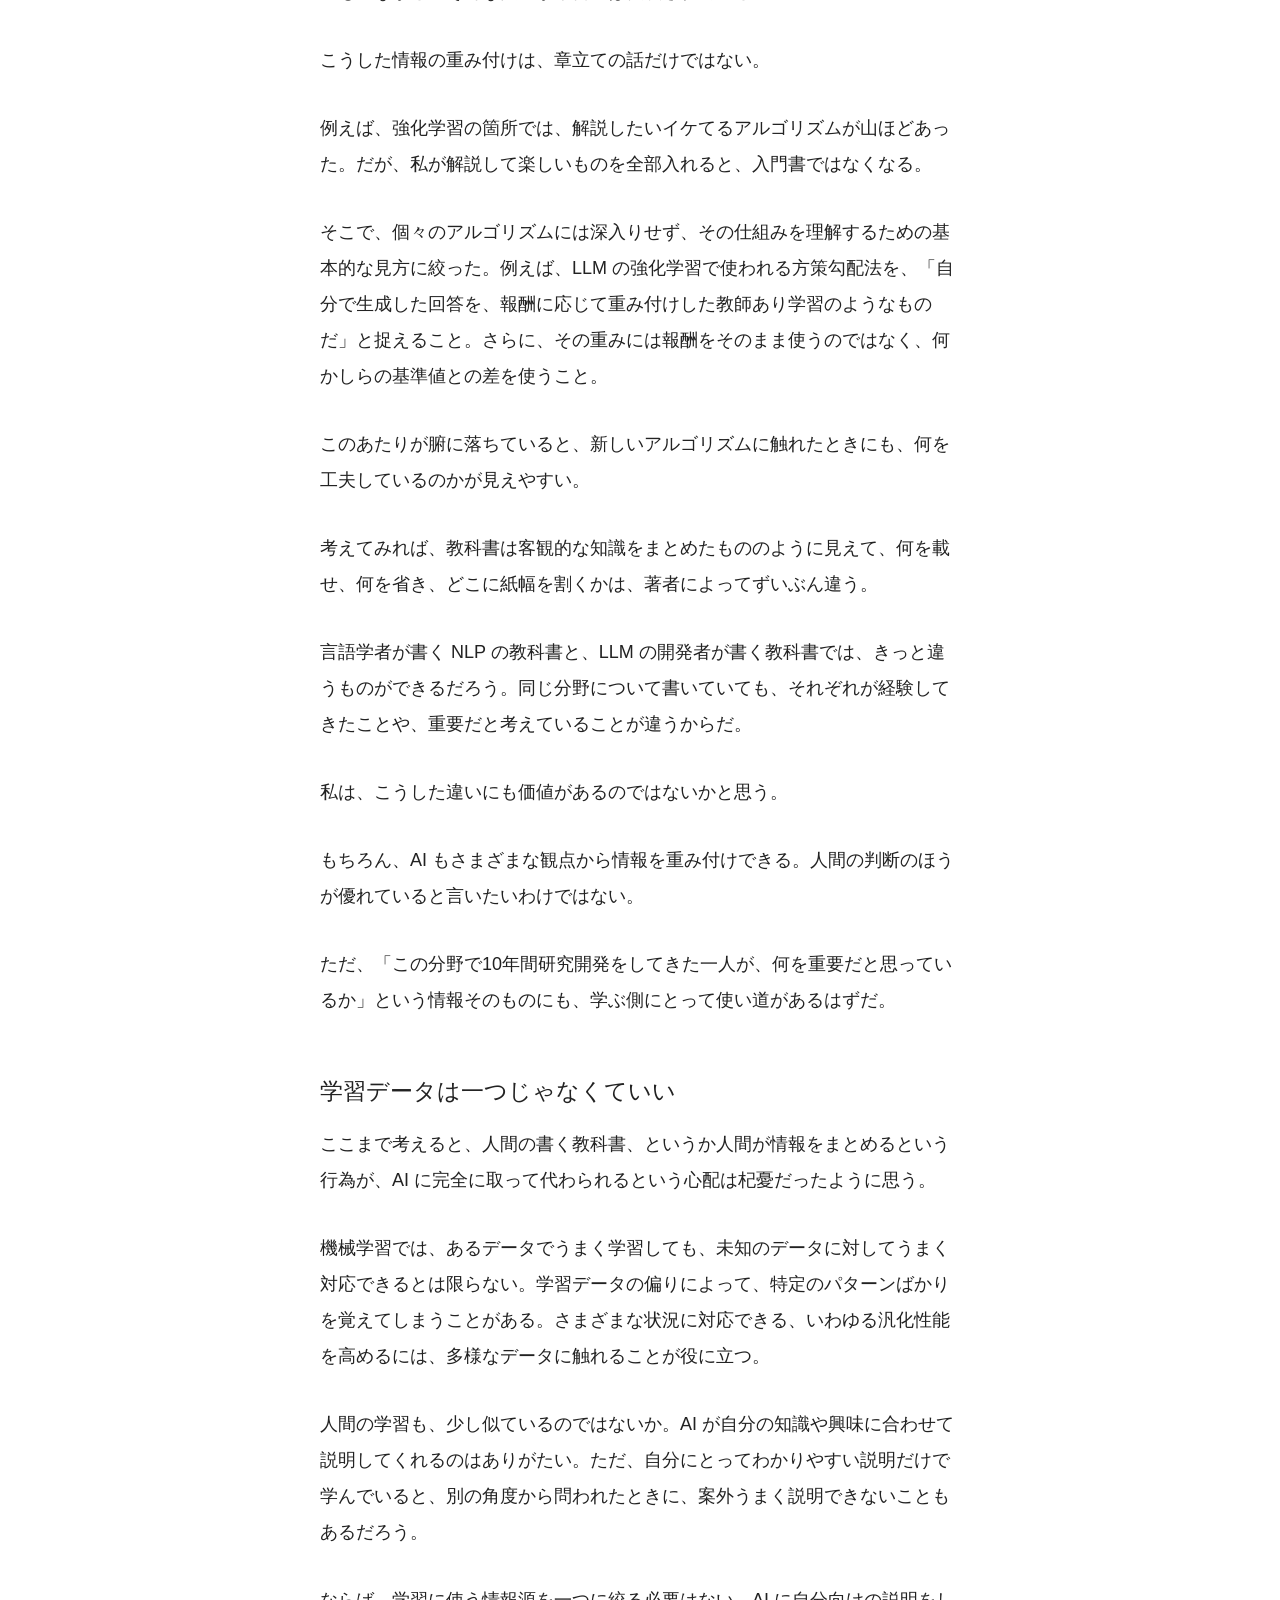
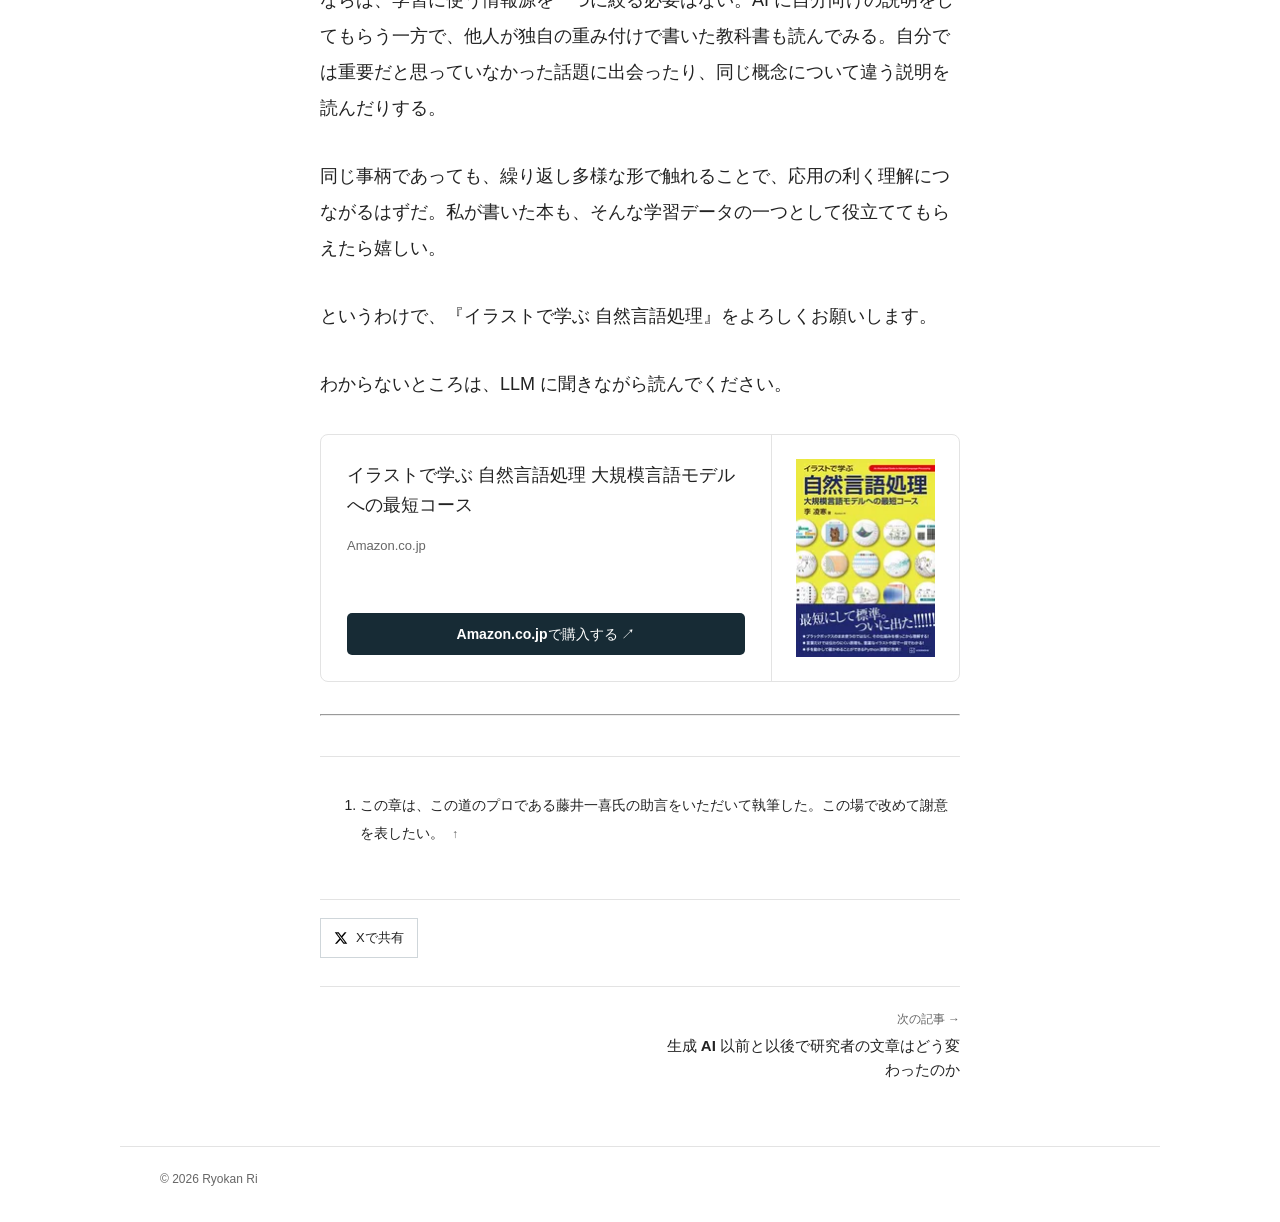
<file: ja/blog/ai-textbook/index.html>
<!DOCTYPE html><html lang="ja"><head><meta charset="UTF-8"><meta name="viewport" content="width=device-width"><title>AI が何でも教えてくれる時代に、教科書を書いてしまった — Ryokan Ri</title><meta name="description" content><link rel="canonical" href="https://ryokan0123.github.io/ja/blog/ai-textbook/"><link rel="alternate" hreflang="ja" href="https://ryokan0123.github.io/ja/blog/ai-textbook/"><link rel="alternate" type="application/rss+xml" title="Ryokan Ri (ja)" href="/ja/rss.xml"><meta property="og:title" content="AI が何でも教えてくれる時代に、教科書を書いてしまった — Ryokan Ri"><meta property="og:description" content><meta property="og:type" content="article"><meta property="og:url" content="https://ryokan0123.github.io/ja/blog/ai-textbook/"><meta property="og:locale" content="ja_JP"><meta property="og:site_name" content="Ryokan Ri"><meta property="og:image" content="https://ryokan0123.github.io/_astro/ogp.ZbA_nSaz_cXauR.jpg"><meta property="og:image:width" content="1200"><meta property="og:image:height" content="630"><meta property="og:image:alt" content="記事タイトル「AI が何でも教えてくれる時代に、教科書を書いてしまった」と『イラストで学ぶ 自然言語処理』の表紙"><meta property="article:published_time" content="2026-10-10T00:00:00.000Z"><meta name="twitter:card" content="summary_large_image"><meta name="twitter:creator" content="@ryoNLP0123"><meta name="twitter:title" content="AI が何でも教えてくれる時代に、教科書を書いてしまった — Ryokan Ri"><meta name="twitter:description" content><meta name="twitter:image" content="https://ryokan0123.github.io/_astro/ogp.ZbA_nSaz_cXauR.jpg"><meta name="twitter:image:alt" content="記事タイトル「AI が何でも教えてくれる時代に、教科書を書いてしまった」と『イラストで学ぶ 自然言語処理』の表紙"><link rel="icon" href="/favicon.svg" type="image/svg+xml"><link rel="stylesheet" href="/_astro/Layout.CGvhS2yV.css"><style>.book-card[data-astro-cid-z3zwwn3e]{border:1px solid var(--line);color:var(--ink);font-family:var(--sans);border-radius:8px;grid-template-columns:minmax(0,1fr) 188px;margin-block:32px;text-decoration:none;display:grid;overflow:hidden}.book-card[data-astro-cid-z3zwwn3e]:hover{border-color:#a9c1d1;text-decoration:none}.book-card-copy[data-astro-cid-z3zwwn3e]{flex-direction:column;align-items:stretch;min-width:0;padding:26px;display:flex}.book-card-title[data-astro-cid-z3zwwn3e]{font-size:18px;font-weight:600;line-height:1.65}.book-card-domain[data-astro-cid-z3zwwn3e]{color:var(--muted);margin-block:12px 24px;font-size:13px}.book-card-button[data-astro-cid-z3zwwn3e]{color:#fff;text-align:center;background:#172b35;border-radius:5px;margin-top:auto;padding:10px 12px;font-size:14px;font-weight:600;line-height:1.6;display:block}.book-card[data-astro-cid-z3zwwn3e]:hover .book-card-button[data-astro-cid-z3zwwn3e]{background:var(--link)}.book-card-image[data-astro-cid-z3zwwn3e]{border-left:1px solid var(--line);justify-content:center;align-items:center;padding:24px;display:flex}.book-card-image[data-astro-cid-z3zwwn3e] img[data-astro-cid-z3zwwn3e]{width:140px;height:auto;margin:0;display:block}@media (width<=480px){.book-card[data-astro-cid-z3zwwn3e]{grid-template-columns:minmax(0,1fr) 112px}.book-card-copy[data-astro-cid-z3zwwn3e]{padding:16px}.book-card-title[data-astro-cid-z3zwwn3e]{font-size:15px}.book-card-domain[data-astro-cid-z3zwwn3e]{margin-block:10px 16px;font-size:12px}.book-card-button[data-astro-cid-z3zwwn3e]{padding:10px 8px;font-size:12px}.book-card-image[data-astro-cid-z3zwwn3e]{padding:12px}.book-card-image[data-astro-cid-z3zwwn3e] img[data-astro-cid-z3zwwn3e]{width:88px}}
</style></head><body><a class="skip" href="#main">本文へスキップ</a><header class="site-header wrap"><nav aria-label="メインナビゲーション"><a href="/ja/">ホーム</a><a href="/ja/blog/" aria-current="page">書き物</a></nav></header><main id="main" class="wrap"><header class="page-heading article-heading"><a class="back-link" href="/ja/blog/">← 書き物一覧に戻る</a><p class="eyebrow"><time datetime="2026-10-10T00:00:00.000Z">2026年10月10日</time></p><h1>AI が何でも教えてくれる時代に、教科書を書いてしまった</h1></header><div class="article-layout"><article class="prose"><p>『イラストで学ぶ 自然言語処理』という本を出版することになった。</p>
<figure class="article-figure article-figure-cover"><img src="/_astro/nlp-illustrated.Bupd7omd_1Urfab.webp" srcset="/_astro/nlp-illustrated.Bupd7omd_1Urfab.webp 340w, /_astro/nlp-illustrated.Bupd7omd_2uEO4H.webp 600w" alt="『イラストで学ぶ 自然言語処理』の表紙" sizes="(max-width: 600px) calc(100vw - 44px), 340px" loading="lazy" decoding="async" width="340" height="482"></figure>
<p>大学で自然言語処理（NLP）を6年間研究し、卒業後は企業で LLM 開発に4年間携わった。気づけば、この分野に関わって10年になる。そこで得た知見を、なるべく手短に伝えたいと思って書いた本だ。</p>
<p>ただ、執筆中も書き上げてからも、うっすら思ってしまうことがある。</p>
<p>「これって意味あるの？」</p>
<p>2020年、指導教員だった鶴岡慶雅先生が、学会誌に<a href="https://www.jstage.jst.go.jp/article/jnlp/27/1/27_1/_article/-char/ja/">「最高の文章」</a>という巻頭言を寄せていた。読者の持つ知識に合わせて最適化された文章こそが「最高の文章」であり、自分に最適化された「最高の教科書」で勉強できたら、学習効率は10倍どころではない、という話だ。</p>
<p>当時の私は「あったら嬉しいけど、ドラえもんと同じくらい遠い話だな」と思った。</p>
<p>それから数年で、状況はずいぶん変わった。</p>
<p>機械学習について学ぶとき、ChatGPT に「数式は苦手なのでコードで」と添えれば、そのとおりに説明してくれる。Claude に「インタラクティブな教材を」と頼めば、いじりながら学べる教材が出てくる。</p>
<p>Gemini に聞いてみたら、二つの回答のどちらがよいか尋ねられた。</p>
<figure class="article-figure"><img src="/_astro/gemini.B0O0RFiD_ZAACtT.webp" srcset="/_astro/gemini.B0O0RFiD_ZAACtT.webp 680w, /_astro/gemini.B0O0RFiD_24d1me.webp 1360w" alt="Gemini が二つの回答を並べ、どちらがよいかを尋ねる画面" sizes="(max-width: 600px) calc(100vw - 44px), 680px" loading="lazy" decoding="async" width="680" height="321"></figure>
<p>教えてもらいに来たのに、こちらが採点する側である。少々頼りない教科書だが…鶴岡先生の言う「最高の教科書」にずいぶん近づいているのではないか。</p>
<p>一人ひとりの知識や疑問に合わせて説明を変えてくれる「最高の教科書」があるのなら、誰が開いても同じことしか言わない本を、わざわざ書く意味などあるのだろうか。</p>
<h2 id="llm-はどれくらい教えるのがうまいのか">LLM はどれくらい教えるのがうまいのか</h2>
<p>実は本書の執筆に際しても、AI に説明文を書かせてみた。</p>
<p>「Transformer エンコーダの説明を生成してみて」と頼んだところ、かなり整った文章が出てきた。事実関係もおおむね正確で、専門用語の使い方にも違和感はない。これだけ書けるなら、教科書の執筆も任せられるのではないかと思った。</p>
<p>ところが、じっくり読んでみると、どうにも惜しい。</p>
<p>具体例を交えて説明してほしいところで抽象的な説明が続いたり、さらっと流してほしいところで妙に詳しくなったりする。例えば、論文を参考にした説明では、唐突に「XX は 74.8% の精度を達成し、YY に対して 6.1 ポイント改善した」といった数値が登場する。間違った情報ではないが、そこまでの詳細は求めていない。</p>
<p>何をどのくらい説明するかの加減が、思っていた以上に難しいようだ。</p>
<p>結局、本書では、文献調査や文章の校正、数式の TeX コードの生成などに LLM を活用した。説明する内容や情報の粒度は自分で考え、書いた文章を整えてもらう、という使い方が多かった。</p>
<p>こうした「惜しさ」は、単に私の好みの問題なのだろうか。</p>
<p>気になって研究を調べてみると、教材の生成能力を人間と比較した実験がいくつか見つかった。</p>
<p>例えば、<a href="https://www.nature.com/articles/s41598-026-72635-3">2026年に発表された研究</a>では、GPT-5.2、Claude Sonnet 4.6、Gemini 3.1 Pro など5つのモデルに、心不全の患者向けの説明を生成させ、医療の専門家が書いた教材と比較している。</p>
<p>その結果、情報の品質、読みやすさ、具体性、正確性、安全性といった指標で、人間の教材が高く評価された。</p>
<p>ただし、この実験では、LLM に一度だけ回答を生成させている。人間の著者がするように、内容を吟味し、推敲を重ねたわけではない。</p>
<p>実際、複数の LLM エージェントに役割を分担させて教材を制作すると、単一のエージェントより品質が改善することを示した<a href="https://aclanthology.org/2026.eacl-long.191/">研究</a>もある。</p>
<p>モデルの進歩は速い。過去の研究は、あくまで過去のモデルと方法論によるものだ。すでに、人間に匹敵する説明ができる場面もあり、今後さらに増えていくだろう。</p>
<p>それに、説明文を生成するだけでは、「最高の教科書」にはまだ遠い。学習者に応じて教材の形を変える、インタラクティブなものならどうだろうか。</p>
<p>2026年、Google の研究チームが、高校生60人を対象に、従来の教科書と、AI を活用した学習サービス「Learn Your Way」を比較した<a href="https://www.frontiersin.org/journals/artificial-intelligence/articles/10.3389/frai.2026.1783117/full">研究</a>を発表している。</p>
<p>Learn Your Way は、既存の教科書をもとに、学習者の知識や興味に合わせて説明を書き換え、図解やクイズなども提供するものだ。</p>
<figure class="article-figure"><img src="/_astro/learn_your_way_fig.DlANcwts_Z2mj9VB.webp" srcset="/_astro/learn_your_way_fig.DlANcwts_Z2mj9VB.webp 680w, /_astro/learn_your_way_fig.DlANcwts_9Mjs3.webp 1360w" alt="Learn Your Way の学習画面" sizes="(max-width: 600px) calc(100vw - 44px), 680px" loading="lazy" decoding="async" width="680" height="758"><figcaption>学習者に合わせて、教科書の内容をさまざまな形式で提示する Learn Your Way の画面</figcaption></figure>
<p>実験では、同じ「脳の発達」に関する教科書の章を、通常の教科書の PDF で学ぶグループと Learn Your Way で学ぶグループに分けた。</p>
<p>結果は Learn Your Way の勝ちで、通常の教科書で学んだグループより、直後と数日後のどちらのテストでも成績がよかった。</p>
<p>著者は効果が見られた理由として、3つの要因を考察している。</p>
<ul>
<li>説明を小さな単位に分けたこと。長い章を一気に読むのではなく、短い説明を読んで理解を確認する構成になっている。</li>
<li>クイズとフィードバックがあること。LLM で生成された教材では、クイズで理解を確認できる。</li>
<li>複数の表現形式から自分で選べること。文章、図、音声など、自分の目的に合う形式を選択でき、理解や学習意欲に寄与した可能性がある。</li>
</ul>
<p>LLM によって「読む」ことにとどまらない学習体験が実現され、それが学習効果を高めているようだ。</p>
<figure class="article-figure article-figure-illustration"><img src="/_astro/parrot.DDN53mMK_ZYeCce.webp" srcset="/_astro/parrot.DDN53mMK_ZYeCce.webp 480w, /_astro/parrot.DDN53mMK_1DeEO7.webp 960w" alt="ヤギワタル氏が描いたオウムのイラスト" sizes="(max-width: 600px) calc(100vw - 44px), 480px" loading="lazy" decoding="async" width="480" height="321"><figcaption>ちなみに、『イラストで学ぶ 自然言語処理』にもかわいいオウムが登場して、視覚的に学習意欲を高めてくれます。<a href="https://www.yagiwataru.com/">ヤギワタル氏</a>の絶妙な筆致。</figcaption></figure>
<p>こうしたインタラクティブな学習は、すでに巷の AI チャットサービスで可能になっている。ChatGPT、Claude、Gemini はいずれも、学習者の理解を確かめながら教えるための機能を提供している。</p>
<p>ここまで調べてみたところ、教科書を書く意味を考えていたはずが、あまり安心できない材料のほうが集まってしまった…</p>
<h2 id="人間が書く意味は情報の重み付けにある">人間が書く意味は、情報の重み付けにある？</h2>
<p>もちろん、今の AI にも課題はある。誤った情報を生成する可能性は残っているし、自分に何が必要なのかをうまく AI に伝えられない人もいる。そうした中で、著者や編集者が内容を検証し、一冊にまとめた教科書には、一定の安心感があるだろう。</p>
<p>ただ、AI は今後も進歩する。人間の知的作業なら何でも高度に代替できてしまう AI が出来たとき、それでも人間が教科書を書く意味は残るだろうか。</p>
<p>私は、「教科書を書く」という行為の最適な形が変わるかもしれないが、そこに人間が介在する意味はあると思っている。その理由を説明するために、少し昔の話をしたい。</p>
<p>学生時代、ニューラルネットワークの学習を速くしようと、計算を担う GPU を1枚から2枚に増やしたことがある。</p>
<p>そしたらかえって遅くなった。</p>
<p>GPU の中身も、分散学習のボトルネックも理解しておらず、デバッグする気骨もなかったので、そのまま放置し、結局 GPU 1枚の学習で大学院時代を乗り切った。ちなみに、<a href="https://openai.com/index/language-unsupervised/">初代 GPT の事前学習には GPU を8枚使っていた</a>というので、私のようなやつは逆立ちしても GPT を発明することはなかっただろう。</p>
<p>当時の私でも読めるような、GPU や分散学習の基本的な解説があったらなぁ、と思う。それもあって、本書では、分散学習に一章を割いた<sup><a href="#user-content-fn-1" id="user-content-fnref-1" data-footnote-ref="true" aria-describedby="footnote-label">1</a></sup>。</p>
<figure class="article-figure"><img src="/_astro/accelerator.C8A1HIB6_Z1pP2qk.webp" srcset="/_astro/accelerator.C8A1HIB6_Z1pP2qk.webp 680w, /_astro/accelerator.C8A1HIB6_Z1Md3FF.webp 1360w" alt="本書の分散学習の章。GPU と分散学習について図を交えて解説している" sizes="(max-width: 600px) calc(100vw - 44px), 680px" loading="lazy" decoding="async" width="680" height="337"></figure>
<p>学生の頃の私にもわかるように、なるべく基本から丁寧に解説したつもりだ。NLP の教科書では珍しいトピックかもしれないが、私から見える景色では、NLP を支えるハードウェアの話が、一章を割くくらいの一大トピックに見えている。</p>
<p>これから NLP を学ぶ人には、巨大な言語データとモデルのパラメータが、計算機上でどのように処理されているのかも伝えておきたい。</p>
<p>それを知ることは、LLM がどのように実現されたのかという根本的な理解を助けるし、ライブラリを使う際に遭遇するエラーや設定オプションに対処する力にもつながる。そんな実感が本書には反映されている。</p>
<p>こうした情報の重み付けは、章立ての話だけではない。</p>
<p>例えば、強化学習の箇所では、解説したいイケてるアルゴリズムが山ほどあった。だが、私が解説して楽しいものを全部入れると、入門書ではなくなる。</p>
<p>そこで、個々のアルゴリズムには深入りせず、その仕組みを理解するための基本的な見方に絞った。例えば、LLM の強化学習で使われる方策勾配法を、「自分で生成した回答を、報酬に応じて重み付けした教師あり学習のようなものだ」と捉えること。さらに、その重みには報酬をそのまま使うのではなく、何かしらの基準値との差を使うこと。</p>
<p>このあたりが腑に落ちていると、新しいアルゴリズムに触れたときにも、何を工夫しているのかが見えやすい。</p>
<p>考えてみれば、教科書は客観的な知識をまとめたもののように見えて、何を載せ、何を省き、どこに紙幅を割くかは、著者によってずいぶん違う。</p>
<p>言語学者が書く NLP の教科書と、LLM の開発者が書く教科書では、きっと違うものができるだろう。同じ分野について書いていても、それぞれが経験してきたことや、重要だと考えていることが違うからだ。</p>
<p>私は、こうした違いにも価値があるのではないかと思う。</p>
<p>もちろん、AI もさまざまな観点から情報を重み付けできる。人間の判断のほうが優れていると言いたいわけではない。</p>
<p>ただ、「この分野で10年間研究開発をしてきた一人が、何を重要だと思っているか」という情報そのものにも、学ぶ側にとって使い道があるはずだ。</p>
<h2 id="学習データは一つじゃなくていい">学習データは一つじゃなくていい</h2>
<p>ここまで考えると、人間の書く教科書、というか人間が情報をまとめるという行為が、AI に完全に取って代わられるという心配は杞憂だったように思う。</p>
<p>機械学習では、あるデータでうまく学習しても、未知のデータに対してうまく対応できるとは限らない。学習データの偏りによって、特定のパターンばかりを覚えてしまうことがある。さまざまな状況に対応できる、いわゆる汎化性能を高めるには、多様なデータに触れることが役に立つ。</p>
<p>人間の学習も、少し似ているのではないか。AI が自分の知識や興味に合わせて説明してくれるのはありがたい。ただ、自分にとってわかりやすい説明だけで学んでいると、別の角度から問われたときに、案外うまく説明できないこともあるだろう。</p>
<p>ならば、学習に使う情報源を一つに絞る必要はない。AI に自分向けの説明をしてもらう一方で、他人が独自の重み付けで書いた教科書も読んでみる。自分では重要だと思っていなかった話題に出会ったり、同じ概念について違う説明を読んだりする。</p>
<p>同じ事柄であっても、繰り返し多様な形で触れることで、応用の利く理解につながるはずだ。私が書いた本も、そんな学習データの一つとして役立ててもらえたら嬉しい。</p>
<p>というわけで、『イラストで学ぶ 自然言語処理』をよろしくお願いします。</p>
<p>わからないところは、LLM に聞きながら読んでください。</p>
<a class="book-card" href="https://amzn.asia/d/03AYdumf" target="_blank" rel="noopener noreferrer" data-astro-cid-z3zwwn3e><span class="book-card-copy" data-astro-cid-z3zwwn3e><strong class="book-card-title" data-astro-cid-z3zwwn3e>イラストで学ぶ 自然言語処理 大規模言語モデルへの最短コース</strong><span class="book-card-domain" data-astro-cid-z3zwwn3e>Amazon.co.jp</span><span class="book-card-button" data-astro-cid-z3zwwn3e>Amazon.co.jpで購入する<span aria-hidden="true" data-astro-cid-z3zwwn3e> ↗</span></span></span><span class="book-card-image" data-astro-cid-z3zwwn3e><img src="/_astro/nlp-illustrated.Bupd7omd_2luy1n.webp" srcset="/_astro/nlp-illustrated.Bupd7omd_2luy1n.webp 140w, /_astro/nlp-illustrated.Bupd7omd_1oRpRD.webp 280w, /_astro/nlp-illustrated.Bupd7omd_1aF1t8.webp 420w" alt sizes="(max-width: 480px) 88px, 140px" loading="lazy" data-astro-cid-z3zwwn3e="true" decoding="async" width="140" height="199"></span></a>
<hr/>
<section data-footnotes="true" class="footnotes"><h2 class="sr-only" id="footnote-label">Footnotes</h2>
<ol>
<li id="user-content-fn-1">
<p>この章は、この道のプロである藤井一喜氏の助言をいただいて執筆した。この場で改めて謝意を表したい。 <a href="#user-content-fnref-1" data-footnote-backref aria-label="Back to reference 1" class="data-footnote-backref">↩</a></p>
</li>
</ol>
</section><footer class="article-share"><a href="https://x.com/intent/post?text=AI+%E3%81%8C%E4%BD%95%E3%81%A7%E3%82%82%E6%95%99%E3%81%88%E3%81%A6%E3%81%8F%E3%82%8C%E3%82%8B%E6%99%82%E4%BB%A3%E3%81%AB%E3%80%81%E6%95%99%E7%A7%91%E6%9B%B8%E3%82%92%E6%9B%B8%E3%81%84%E3%81%A6%E3%81%97%E3%81%BE%E3%81%A3%E3%81%9F&amp;url=https%3A%2F%2Fryokan0123.github.io%2Fja%2Fblog%2Fai-textbook%2F"><img src="/icons/x-twitter.svg" width="14" height="14" alt="" aria-hidden="true">Xで共有</a></footer></article><nav class="post-nav" aria-label="前後の記事"><a class="post-nav-next" href="/ja/blog/nlp-papers-before-after-ai/" rel="next"><span>次の記事 →</span><strong>生成 AI 以前と以後で研究者の文章はどう変わったのか</strong></a></nav></div></main><footer class="site-footer wrap"><span>© 2026 Ryokan Ri</span></footer></body></html>
</file>
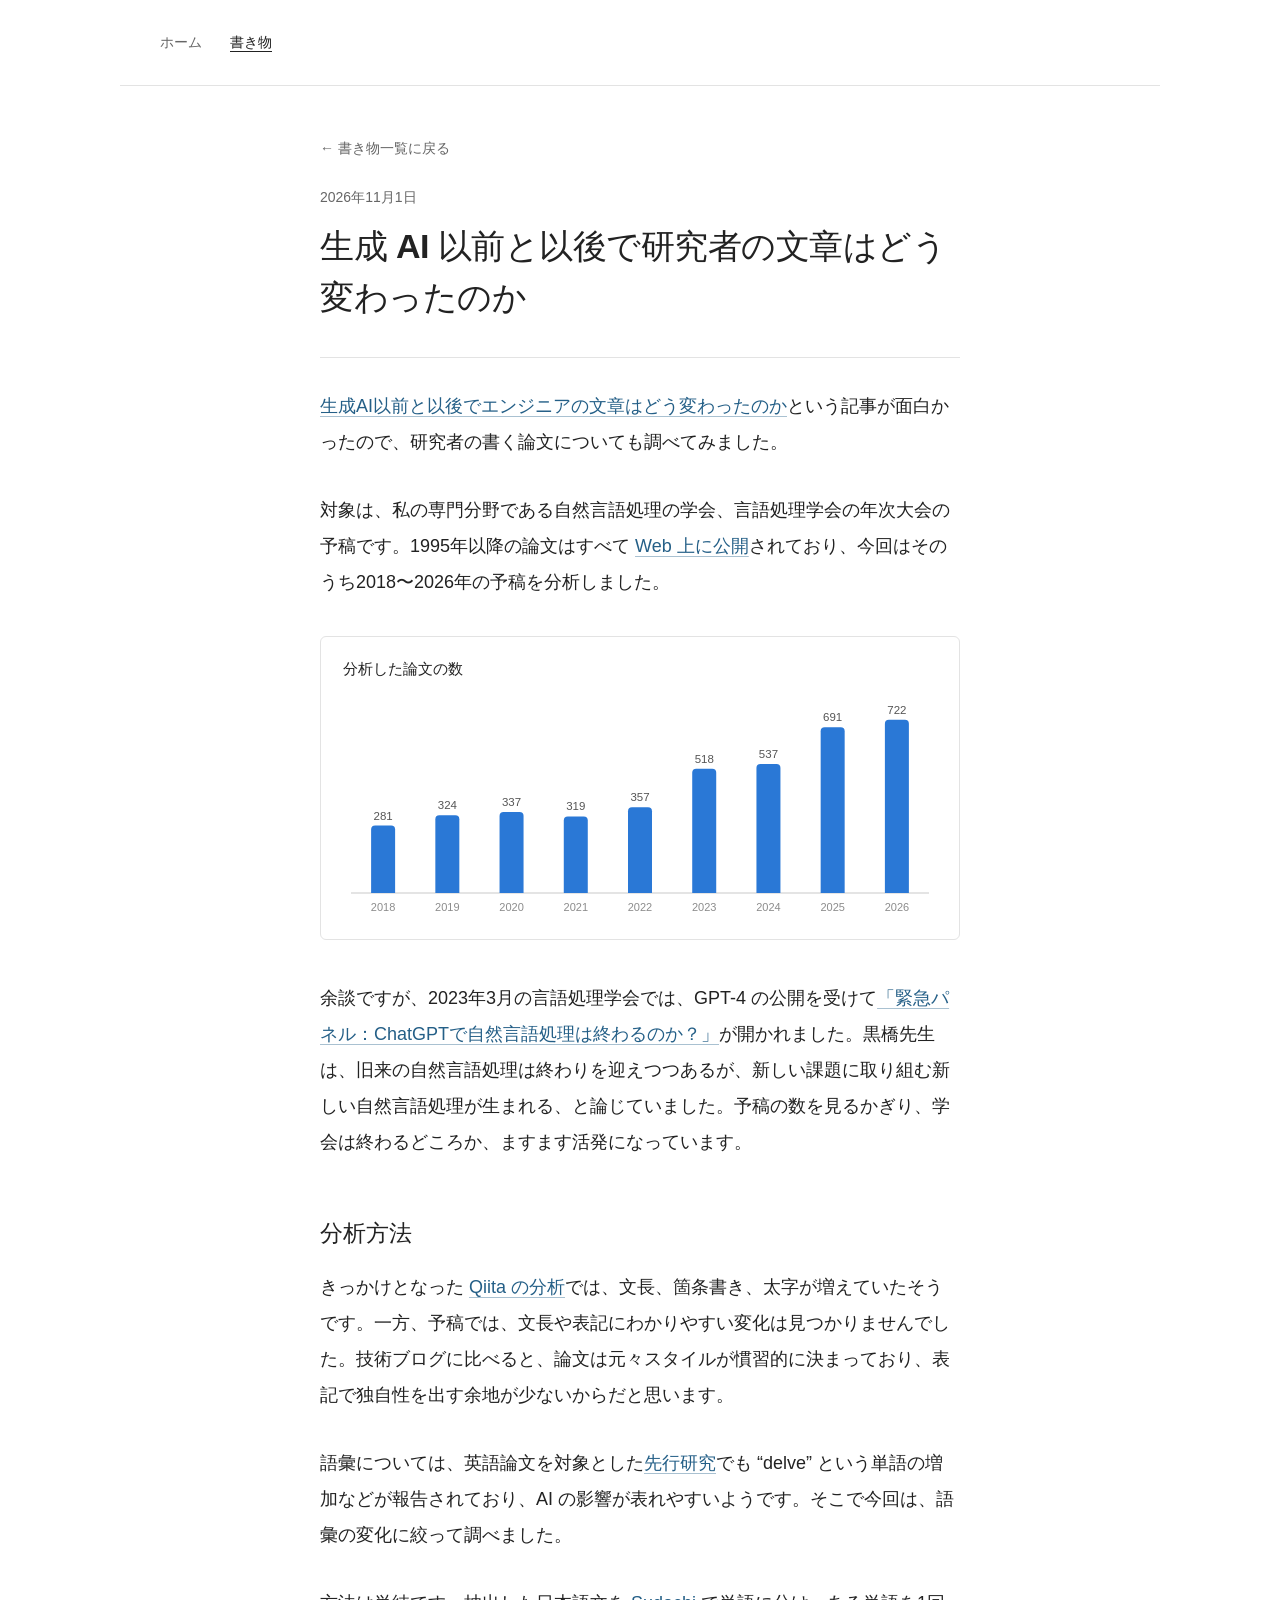
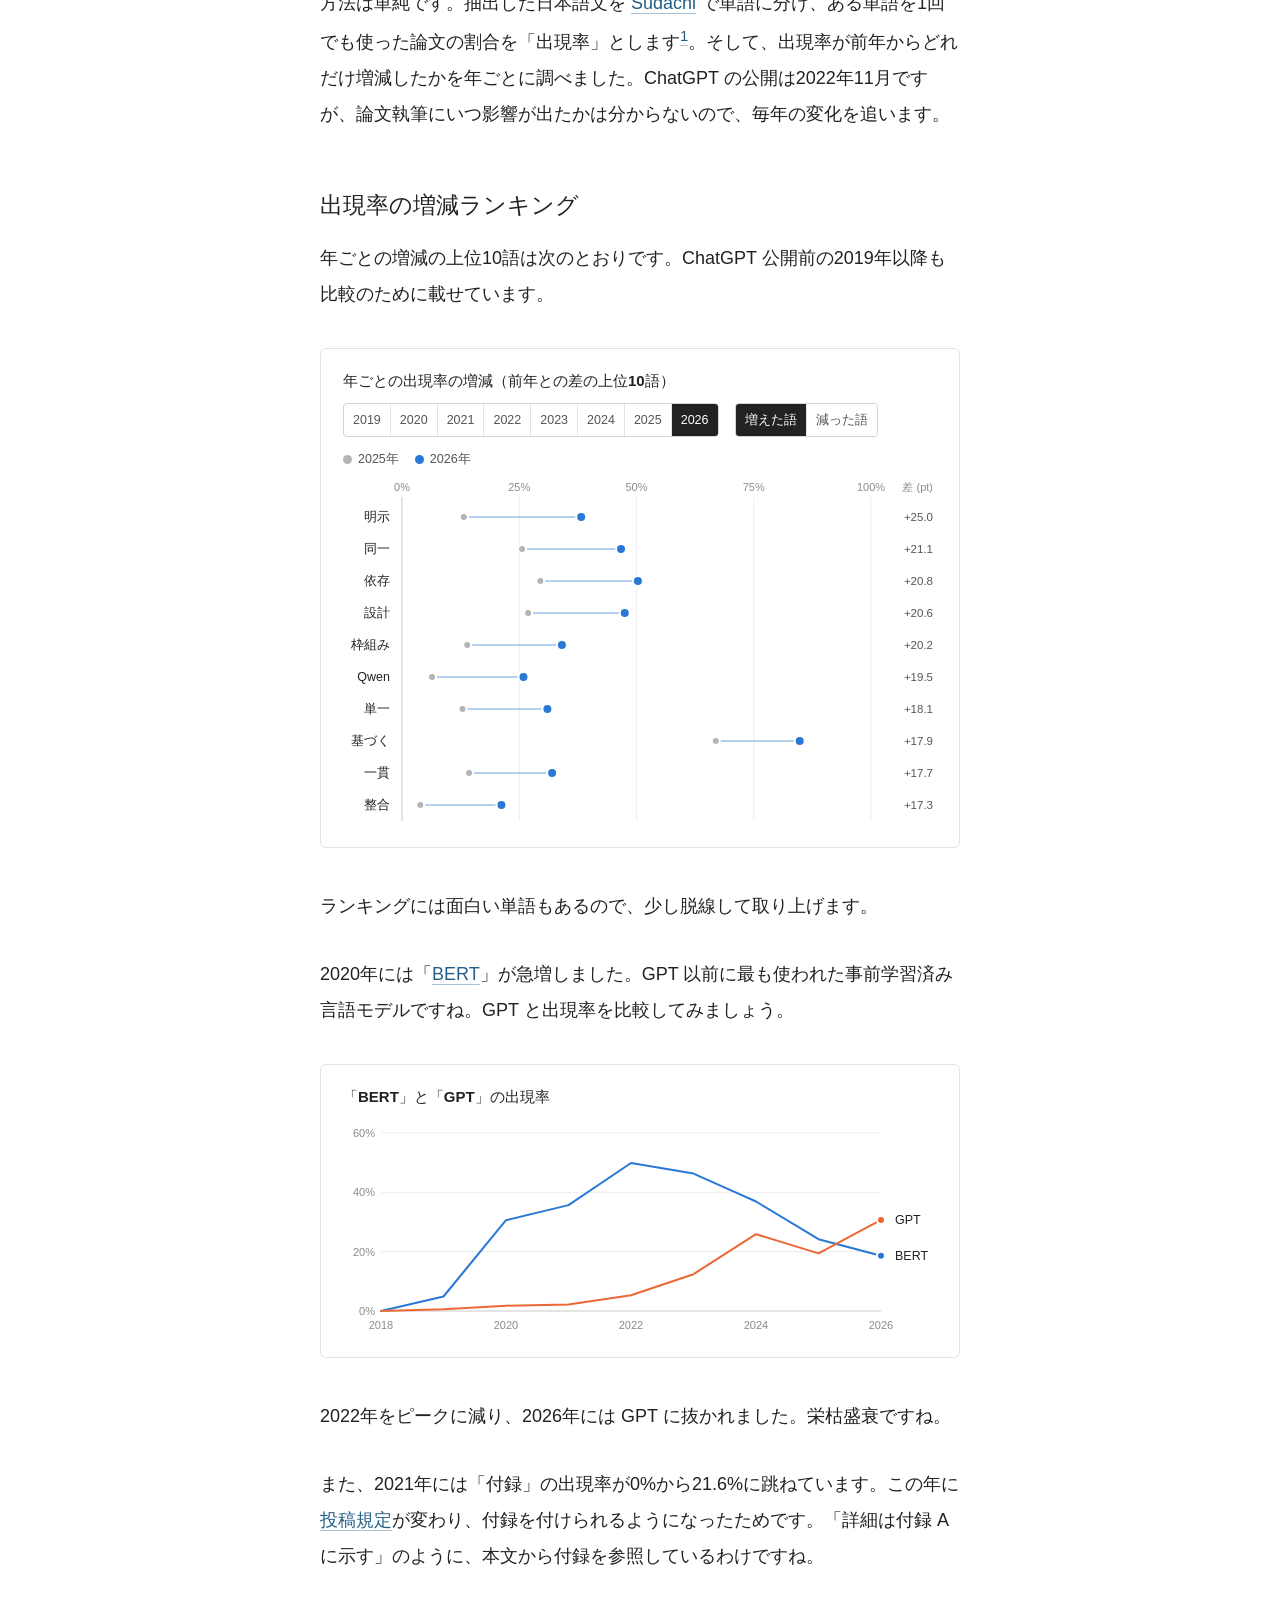
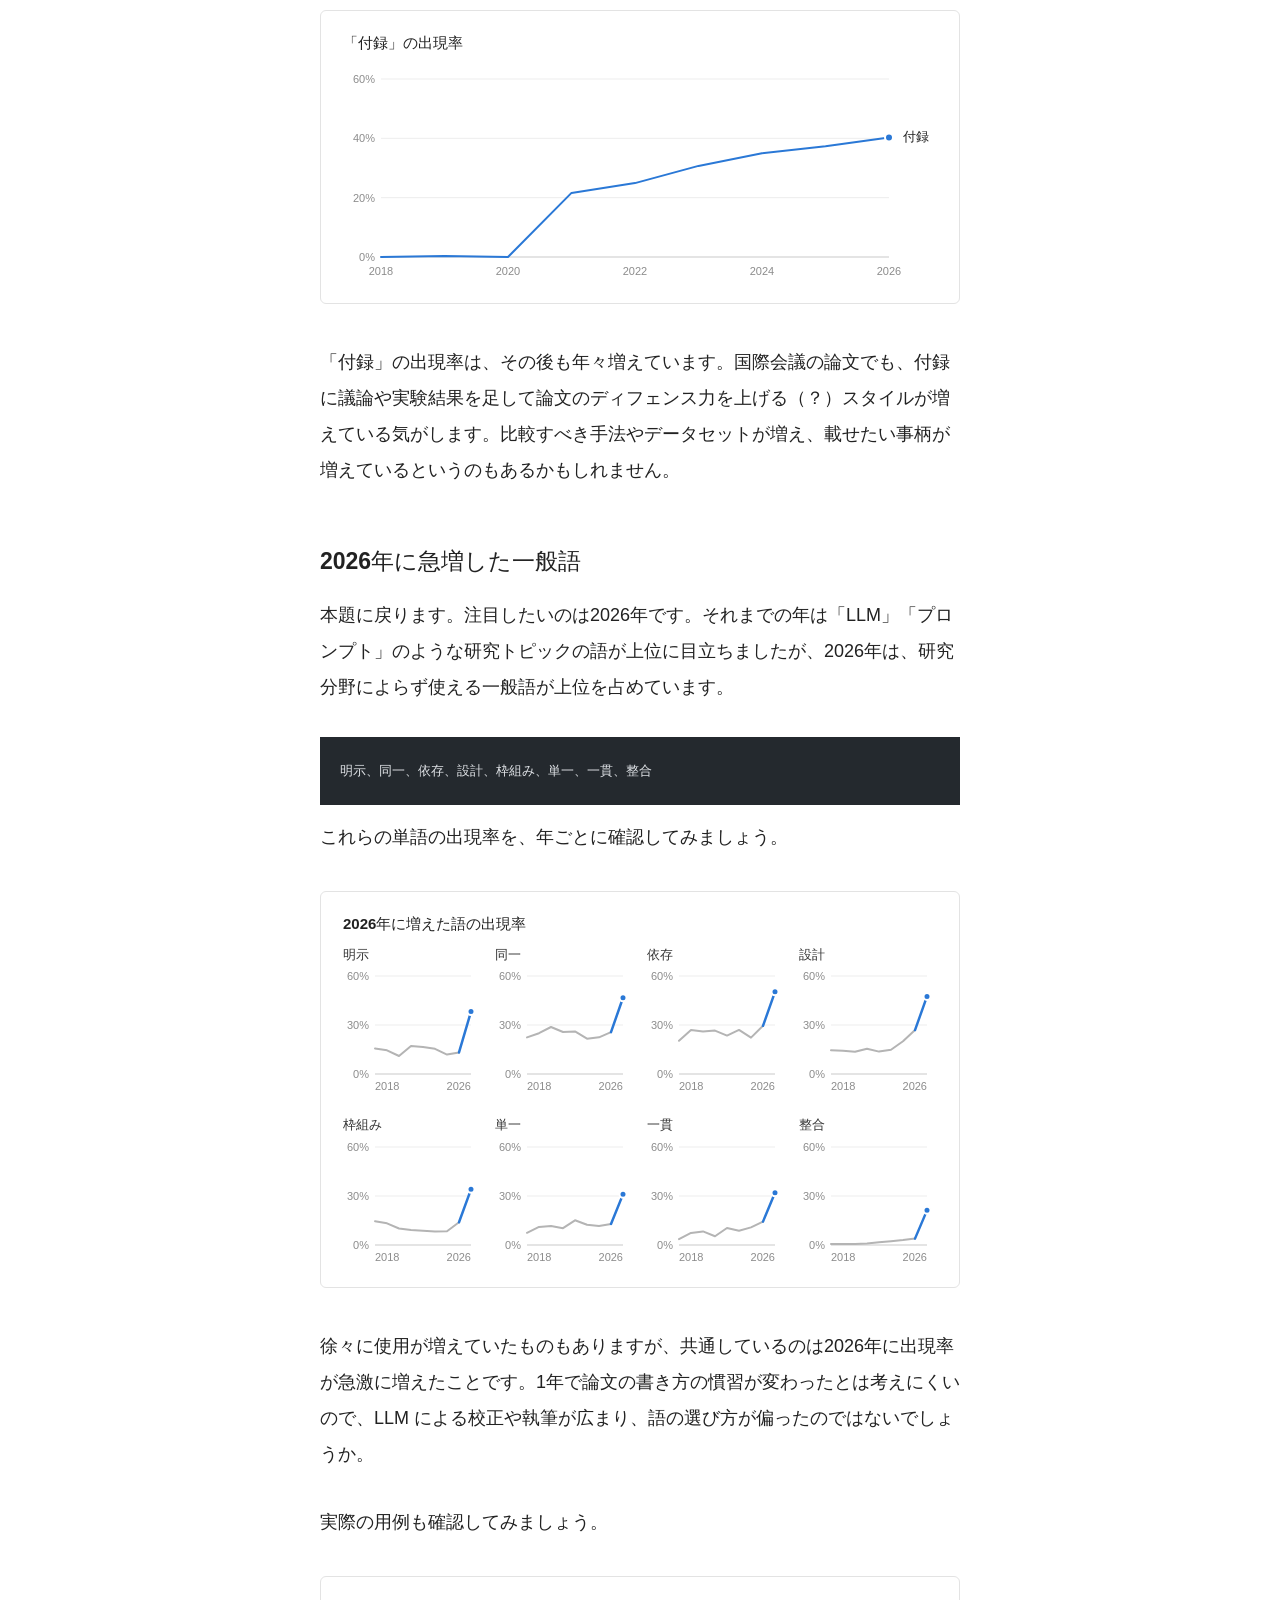
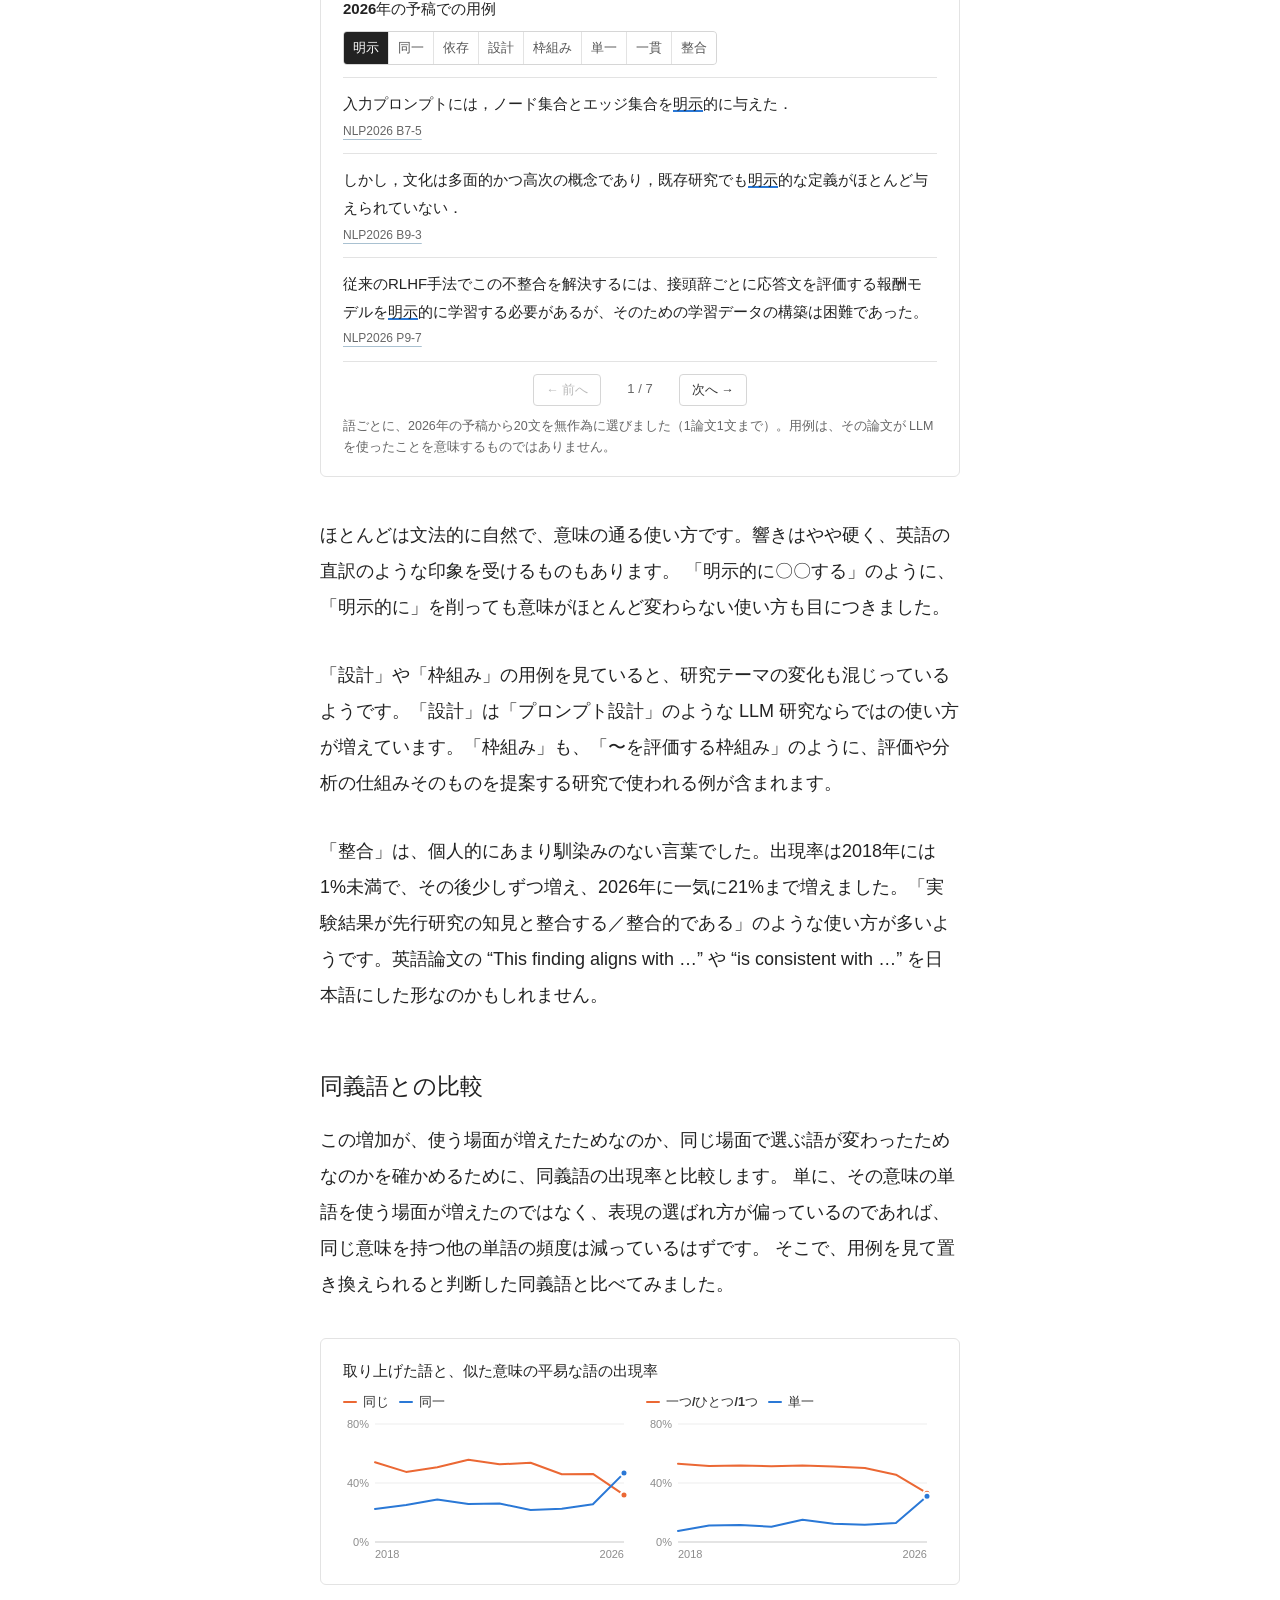
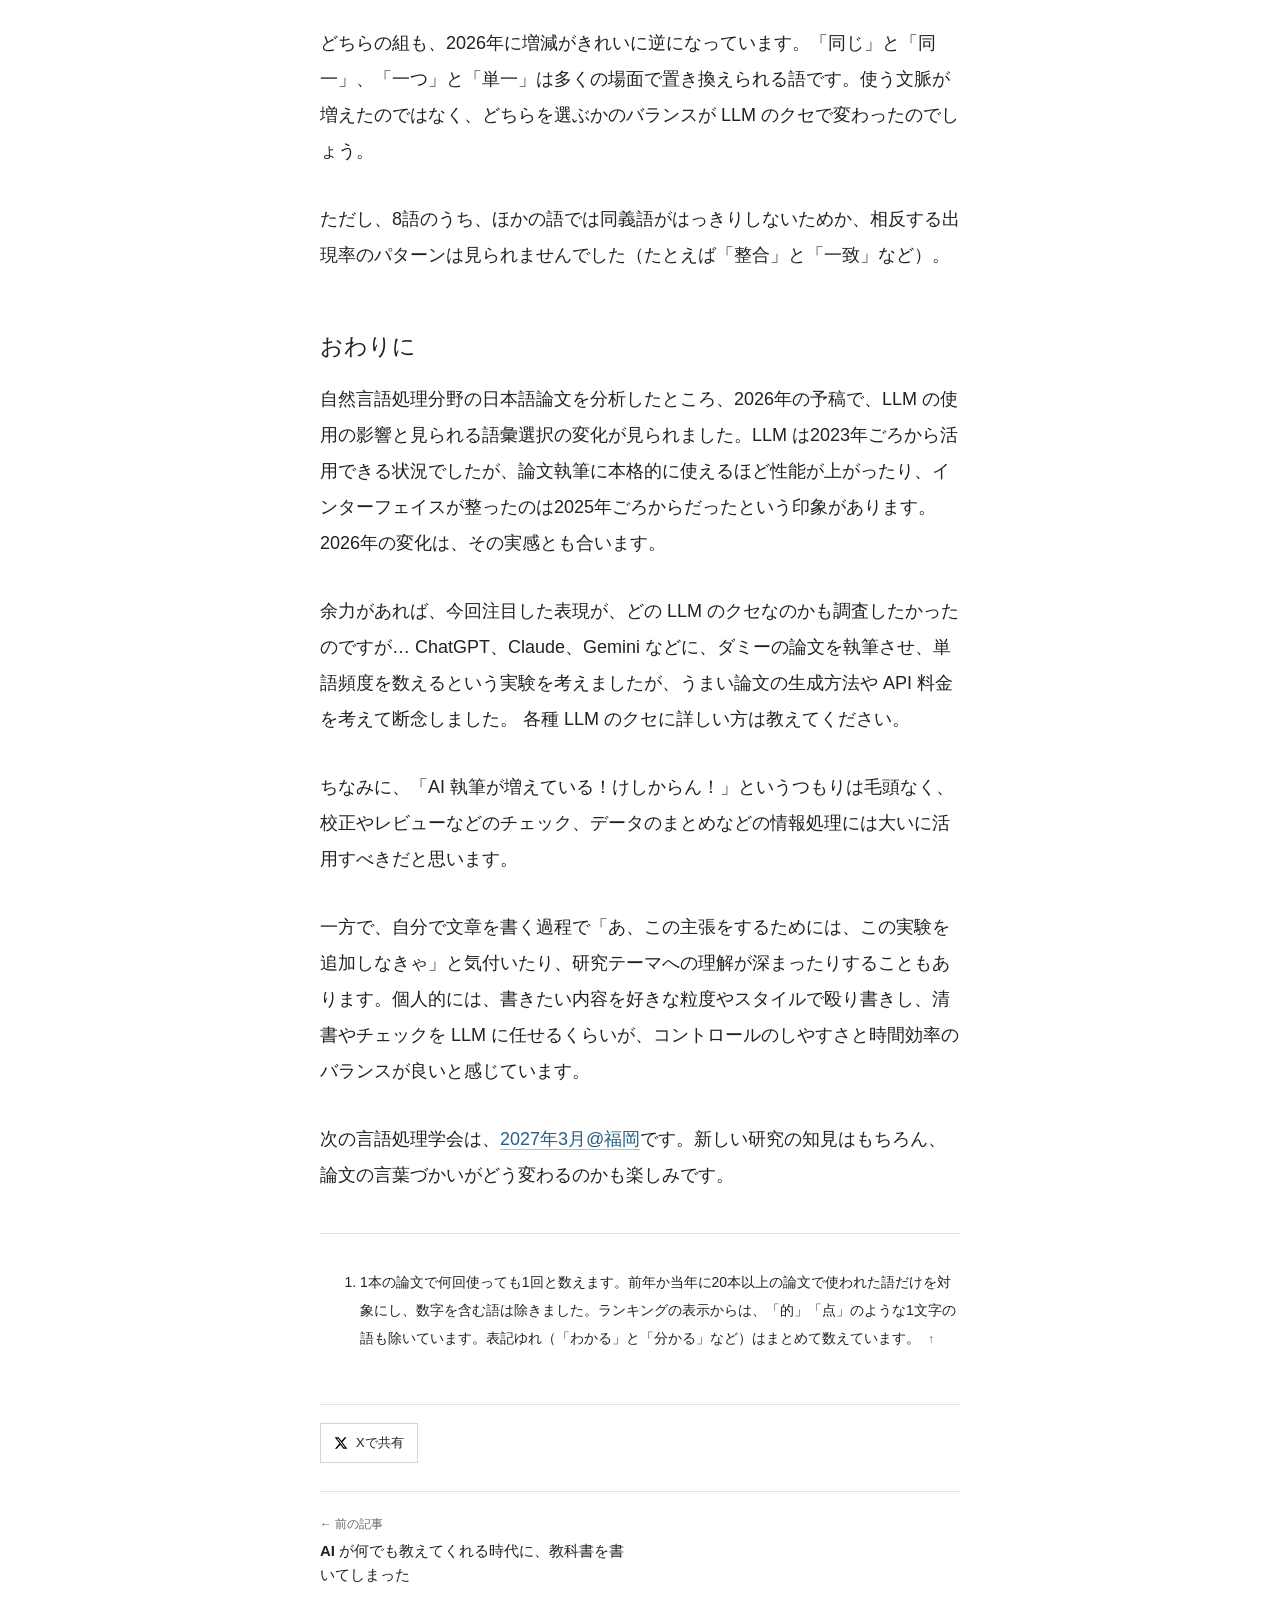
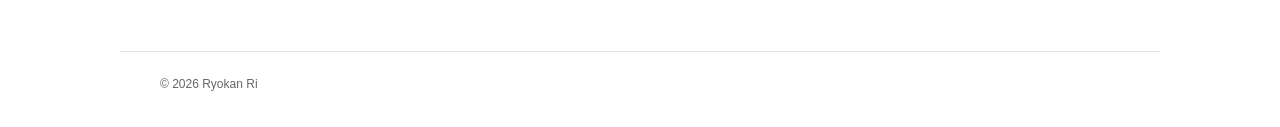
<file: ja/blog/nlp-papers-before-after-ai/index.html>
<!DOCTYPE html><html lang="ja"><head><meta charset="UTF-8"><meta name="viewport" content="width=device-width"><title>生成 AI 以前と以後で研究者の文章はどう変わったのか — Ryokan Ri</title><meta name="description" content><link rel="canonical" href="https://ryokan0123.github.io/ja/blog/nlp-papers-before-after-ai/"><link rel="alternate" hreflang="ja" href="https://ryokan0123.github.io/ja/blog/nlp-papers-before-after-ai/"><link rel="alternate" type="application/rss+xml" title="Ryokan Ri (ja)" href="/ja/rss.xml"><meta property="og:title" content="生成 AI 以前と以後で研究者の文章はどう変わったのか — Ryokan Ri"><meta property="og:description" content><meta property="og:type" content="article"><meta property="og:url" content="https://ryokan0123.github.io/ja/blog/nlp-papers-before-after-ai/"><meta property="og:locale" content="ja_JP"><meta property="og:site_name" content="Ryokan Ri"><meta property="og:image" content="https://ryokan0123.github.io/_astro/ogp.tHJMr8Q__1FozBT.jpg"><meta property="og:image:width" content="1200"><meta property="og:image:height" content="630"><meta property="og:image:alt" content="記事タイトル「生成 AI 以前と以後で研究者の文章はどう変わったのか」と、2026年に急増した「同一」「明示」「整合」の出現率のグラフ"><meta property="article:published_time" content="2026-11-01T00:00:00.000Z"><meta name="twitter:card" content="summary_large_image"><meta name="twitter:creator" content="@ryoNLP0123"><meta name="twitter:title" content="生成 AI 以前と以後で研究者の文章はどう変わったのか — Ryokan Ri"><meta name="twitter:description" content><meta name="twitter:image" content="https://ryokan0123.github.io/_astro/ogp.tHJMr8Q__1FozBT.jpg"><meta name="twitter:image:alt" content="記事タイトル「生成 AI 以前と以後で研究者の文章はどう変わったのか」と、2026年に急増した「同一」「明示」「整合」の出現率のグラフ"><link rel="icon" href="/favicon.svg" type="image/svg+xml"><link rel="stylesheet" href="/_astro/Layout.CGvhS2yV.css"><style>.prose .viz{border:1px solid var(--line);font-family:var(--sans);color:var(--ink);border-radius:6px;margin:36px 0 40px;padding:20px 22px 18px;font-size:13px;line-height:1.6;position:relative}@media (width<=600px){.prose .viz{margin-inline:-8px;padding:16px 14px 14px}}.prose .viz-title{text-align:left;color:var(--ink);margin-bottom:10px;font-size:15px;font-weight:600;line-height:1.6}.viz-plot{min-height:40px}.viz-plot svg{font-family:var(--sans);display:block;overflow:visible}.viz-tick{fill:#8c8c8c;font-variant-numeric:tabular-nums;font-size:11px}.viz-label{fill:#222;font-size:12.5px}.viz-value{fill:#555;font-variant-numeric:tabular-nums;font-size:11.5px}.viz-strong{fill:#222;font-size:13px;font-weight:700}.viz-note-text{fill:#8c8c8c;font-size:10.5px}.viz-legend{color:#555;flex-wrap:wrap;gap:4px 16px;margin-bottom:8px;font-size:12.5px;display:flex}.viz-legend:empty{display:none}.viz-legend>span,.viz-pair-title>span{align-items:center;gap:6px;display:inline-flex}.viz-key{flex:none;display:inline-block}.viz-key-line{border-radius:1px;width:14px;height:2px}.viz-key-box{border-radius:2px;width:10px;height:10px}.viz-key-dot{border-radius:50%;width:9px;height:9px}.viz-panels{gap:18px 24px;display:grid}.prose .viz-panel-title{color:#333;margin:0 0 4px;font-size:12.5px;font-weight:600;line-height:1.5}.prose .viz-pair-title{flex-wrap:wrap;gap:0 10px;display:flex}.viz-controls{flex-wrap:wrap;gap:8px 16px;margin-bottom:12px;display:flex}.viz-controls [role=group]{background:#e3e3e3;border:1px solid #d6d6d6;border-radius:4px;grid-auto-flow:column;gap:1px;display:inline-grid;overflow:hidden}.viz-controls button{color:#555;cursor:pointer;font-variant-numeric:tabular-nums;background:#fff;border:0;min-height:32px;padding:3px 9px;font-size:12.5px}@media (width<=600px){.viz-controls [role=group]:has(>:nth-child(5)){grid-template-columns:repeat(4,minmax(0,1fr));grid-auto-flow:row;width:100%;display:grid}}.viz-controls button:hover{background:#f5f5f5}.viz-controls button[aria-pressed=true]{color:#fff;background:#222}.viz-tip{z-index:5;pointer-events:none;background:#fffffff7;border:1px solid #e3e3e3;border-radius:6px;min-width:120px;padding:8px 10px;font-size:12px;line-height:1.5;position:absolute;box-shadow:0 2px 8px #00000014}.viz-tip-title{color:#666;margin-bottom:4px}.viz-tip-row{white-space:nowrap;grid-template-columns:12px auto 1fr;align-items:center;gap:6px;display:grid}.viz-tip-key{width:12px;height:2px}.viz-tip-row strong{font-variant-numeric:tabular-nums;color:#222}.viz-tip-row span:last-child{color:#666}.prose .viz-note{color:var(--muted);margin:10px 0 0;font-size:12.5px;line-height:1.7}.prose details.viz-more{font-family:var(--sans);margin:-20px 0 40px;font-size:14px}.prose details.viz-more>summary{cursor:pointer;color:var(--muted);width:fit-content}.prose details.viz-more .viz{margin-top:20px}.prose .ex-list{margin:0;padding:0;list-style:none}.prose .ex-list[hidden],.prose .ex-list li[hidden]{display:none}.prose .ex-list li{border-top:1px solid var(--line);margin:0;padding:12px 0}.prose .ex-list li:nth-last-child(1 of :not([hidden])){border-bottom:1px solid var(--line)}.prose .ex-text{margin:0;font-size:15px;line-height:1.85}.prose .ex-text mark{color:inherit;background:0 0;font-weight:600;box-shadow:inset 0 -2px #2a78d6}.prose .ex-source{color:var(--muted);margin:4px 0 0;font-size:12px;line-height:1.6}.prose .ex-source a{color:inherit;font-variant-numeric:tabular-nums}.ex-pager{color:var(--muted);justify-content:center;align-items:center;gap:16px;margin-top:12px;font-size:13px;display:flex}.ex-pager button{color:#333;cursor:pointer;background:#fff;border:1px solid #d6d6d6;border-radius:4px;min-height:32px;padding:3px 12px;font-size:12.5px}.ex-pager button:hover:not(:disabled){background:#f5f5f5}.ex-pager button:disabled{color:#bbb;cursor:default}.ex-page{text-align:center;font-variant-numeric:tabular-nums;min-width:3.5em}
</style></head><body><a class="skip" href="#main">本文へスキップ</a><header class="site-header wrap"><nav aria-label="メインナビゲーション"><a href="/ja/">ホーム</a><a href="/ja/blog/" aria-current="page">書き物</a></nav></header><main id="main" class="wrap"><header class="page-heading article-heading"><a class="back-link" href="/ja/blog/">← 書き物一覧に戻る</a><p class="eyebrow"><time datetime="2026-11-01T00:00:00.000Z">2026年11月1日</time></p><h1>生成 AI 以前と以後で研究者の文章はどう変わったのか</h1></header><div class="article-layout"><article class="prose"><p><a href="https://nyosegawa.com/posts/qiita-writing-before-after-ai/">生成AI以前と以後でエンジニアの文章はどう変わったのか</a>という記事が面白かったので、研究者の書く論文についても調べてみました。</p>
<p>対象は、私の専門分野である自然言語処理の学会、言語処理学会の年次大会の予稿です。1995年以降の論文はすべて <a href="https://www.anlp.jp/guide/nenji_proceedings.html">Web 上に公開</a>されており、今回はそのうち2018〜2026年の予稿を分析しました。</p>
<figure class="viz" data-viz="papers" data-items data-year="2026" data-words><figcaption class="viz-title">分析した論文の数</figcaption><div class="viz-legend"></div><div class="viz-plot" role="img" aria-label="年ごとの論文数。2018年の281本から2026年の722本まで、2023年を境に大きく増えている。"></div><div class="viz-tip" hidden></div></figure><script type="module" src="/_astro/Viz.astro_astro_type_script_index_0_lang.v_FoEHjk.js"></script>
<p>余談ですが、2023年3月の言語処理学会では、GPT-4 の公開を受けて<a href="https://www.youtube.com/watch?v=TXgOrYUPs_s">「緊急パネル：ChatGPTで自然言語処理は終わるのか？」</a>が開かれました。黒橋先生は、旧来の自然言語処理は終わりを迎えつつあるが、新しい課題に取り組む新しい自然言語処理が生まれる、と論じていました。予稿の数を見るかぎり、学会は終わるどころか、ますます活発になっています。</p>
<h2 id="分析方法">分析方法</h2>
<p>きっかけとなった <a href="https://nyosegawa.com/posts/qiita-writing-before-after-ai/">Qiita の分析</a>では、文長、箇条書き、太字が増えていたそうです。一方、予稿では、文長や表記にわかりやすい変化は見つかりませんでした。技術ブログに比べると、論文は元々スタイルが慣習的に決まっており、表記で独自性を出す余地が少ないからだと思います。</p>
<p>語彙については、英語論文を対象とした<a href="https://doi.org/10.1126/sciadv.adt3813">先行研究</a>でも “delve” という単語の増加などが報告されており、AI の影響が表れやすいようです。そこで今回は、語彙の変化に絞って調べました。</p>
<p>方法は単純です。抽出した日本語文を <a href="https://github.com/WorksApplications/Sudachi">Sudachi</a> で単語に分け、ある単語を1回でも使った論文の割合を「出現率」とします<sup><a href="#user-content-fn-count" id="user-content-fnref-count" data-footnote-ref="true" aria-describedby="footnote-label">1</a></sup>。そして、出現率が前年からどれだけ増減したかを年ごとに調べました。ChatGPT の公開は2022年11月ですが、論文執筆にいつ影響が出たかは分からないので、毎年の変化を追います。</p>
<h2 id="出現率の増減ランキング">出現率の増減ランキング</h2>
<p>年ごとの増減の上位10語は次のとおりです。ChatGPT 公開前の2019年以降も比較のために載せています。</p>
<figure class="viz" data-viz="ranking" data-items data-year="2026" data-words><figcaption class="viz-title">年ごとの出現率の増減（前年との差の上位10語）</figcaption><div class="viz-controls"><div role="group" aria-label="年"><button type="button" data-year="2019" aria-pressed="false">2019</button><button type="button" data-year="2020" aria-pressed="false">2020</button><button type="button" data-year="2021" aria-pressed="false">2021</button><button type="button" data-year="2022" aria-pressed="false">2022</button><button type="button" data-year="2023" aria-pressed="false">2023</button><button type="button" data-year="2024" aria-pressed="false">2024</button><button type="button" data-year="2025" aria-pressed="false">2025</button><button type="button" data-year="2026" aria-pressed="true">2026</button></div><div role="group" aria-label="増減"><button type="button" data-dir="up" aria-pressed="true">増えた語</button><button type="button" data-dir="down" aria-pressed="false">減った語</button></div></div><div class="viz-legend"></div><div class="viz-plot" role="img" aria-label="2019年から2026年までの、年ごとの出現率の増減の上位10語。ボタンで年と増減を切り替えられる。最初は2026年に増えた語を表示し、明示が13.2%から38.2%、同一が25.6%から46.7%、依存が29.5%から50.3%と続く。"></div><div class="viz-tip" hidden></div></figure>
<p>ランキングには面白い単語もあるので、少し脱線して取り上げます。</p>
<p>2020年には「<a href="https://arxiv.org/abs/1810.04805">BERT</a>」が急増しました。GPT 以前に最も使われた事前学習済み言語モデルですね。GPT と出現率を比較してみましょう。</p>
<figure class="viz" data-viz="words" data-items data-year="2026" data-words="bert,gpt"><figcaption class="viz-title">「BERT」と「GPT」の出現率</figcaption><div class="viz-legend"></div><div class="viz-plot" role="img" aria-label="BERTとGPTの出現率の推移。BERTは2020年に30.6%に増え、2022年の49.9%をピークに減って2026年は18.6%。GPTは2023年から増え、2026年に30.7%でBERTを上回った。"></div><div class="viz-tip" hidden></div></figure>
<p>2022年をピークに減り、2026年には GPT に抜かれました。栄枯盛衰ですね。</p>
<p>また、2021年には「付録」の出現率が0%から21.6%に跳ねています。この年に<a href="https://www.anlp.jp/nlp2021/submit.html">投稿規定</a>が変わり、付録を付けられるようになったためです。「詳細は付録 A に示す」のように、本文から付録を参照しているわけですね。</p>
<figure class="viz" data-viz="words" data-items data-year="2026" data-words="付録"><figcaption class="viz-title">「付録」の出現率</figcaption><div class="viz-legend"></div><div class="viz-plot" role="img" aria-label="付録の出現率の推移。2020年まではほぼ0%で、2021年に21.6%に跳ね、その後も増えて2026年は40.3%。"></div><div class="viz-tip" hidden></div></figure>
<p>「付録」の出現率は、その後も年々増えています。国際会議の論文でも、付録に議論や実験結果を足して論文のディフェンス力を上げる（？）スタイルが増えている気がします。比較すべき手法やデータセットが増え、載せたい事柄が増えているというのもあるかもしれません。</p>
<h2 id="2026年に急増した一般語">2026年に急増した一般語</h2>
<p>本題に戻ります。注目したいのは2026年です。それまでの年は「LLM」「プロンプト」のような研究トピックの語が上位に目立ちましたが、2026年は、研究分野によらず使える一般語が上位を占めています。</p>
<pre class="astro-code github-dark" style="background-color:#24292e;color:#e1e4e8;overflow-x:auto" tabindex="0" data-language="plaintext"><code><span class="line"><span>明示、同一、依存、設計、枠組み、単一、一貫、整合</span></span></code></pre>
<p>これらの単語の出現率を、年ごとに確認してみましょう。</p>
<figure class="viz" data-viz="focus" data-items data-year="2026" data-words><figcaption class="viz-title">2026年に増えた語の出現率</figcaption><div class="viz-legend"></div><div class="viz-plot" role="img" aria-label="明示、同一、依存、設計、枠組み、単一、一貫、整合の出現率の推移。設計は2024年から徐々に増えたが、ほかの語は2025年まで横ばいで、2026年に急増した。たとえば明示は13.2%から38.2%、整合は3.9%から21.2%に増えた。"></div><div class="viz-tip" hidden></div></figure>
<p>徐々に使用が増えていたものもありますが、共通しているのは2026年に出現率が急激に増えたことです。1年で論文の書き方の慣習が変わったとは考えにくいので、LLM による校正や執筆が広まり、語の選び方が偏ったのではないでしょうか。</p>
<p>実際の用例も確認してみましょう。</p>
<figure class="viz ex" data-examples data-pages="7"><figcaption class="viz-title">2026年の予稿での用例</figcaption><div class="viz-controls"><div role="group" aria-label="語"><button type="button" data-ex="0" aria-pressed="true">明示</button><button type="button" data-ex="1" aria-pressed="false">同一</button><button type="button" data-ex="2" aria-pressed="false">依存</button><button type="button" data-ex="3" aria-pressed="false">設計</button><button type="button" data-ex="4" aria-pressed="false">枠組み</button><button type="button" data-ex="5" aria-pressed="false">単一</button><button type="button" data-ex="6" aria-pressed="false">一貫</button><button type="button" data-ex="7" aria-pressed="false">整合</button></div></div><ul class="ex-list" data-ex-panel="0"><li data-page="0"><p class="ex-text">入力プロンプトには，ノード集合とエッジ集合を<mark>明示</mark>的に与えた．</p><p class="ex-source"><a href="https://www.anlp.jp/proceedings/annual_meeting/2026/pdf_dir/B7-5.pdf">NLP2026 B7-5</a></p></li><li data-page="0"><p class="ex-text">しかし，文化は多面的かつ高次の概念であり，既存研究でも<mark>明示</mark>的な定義がほとんど与えられていない．</p><p class="ex-source"><a href="https://www.anlp.jp/proceedings/annual_meeting/2026/pdf_dir/B9-3.pdf">NLP2026 B9-3</a></p></li><li data-page="0"><p class="ex-text">従来のRLHF手法でこの不整合を解決するには、接頭辞ごとに応答文を評価する報酬モデルを<mark>明示</mark>的に学習する必要があるが、そのための学習データの構築は困難であった。</p><p class="ex-source"><a href="https://www.anlp.jp/proceedings/annual_meeting/2026/pdf_dir/P9-7.pdf">NLP2026 P9-7</a></p></li><li data-page="1" hidden><p class="ex-text">既存研究では，事前学習済みモデルや，出力言語が<mark>明示</mark>されない設定において一定の制御効果が確認されている．</p><p class="ex-source"><a href="https://www.anlp.jp/proceedings/annual_meeting/2026/pdf_dir/B5-9.pdf">NLP2026 B5-9</a></p></li><li data-page="1" hidden><p class="ex-text">このため，(a)正規化ルール（数字・記号・全半角）を<mark>明示</mark>した上での一致判定，(b)人手またはLLM判定器によるペア判定，(c)情報抽出型の自動評価（必要スロットの充足）など，タスクに応じた評価設計が必要である．</p><p class="ex-source"><a href="https://www.anlp.jp/proceedings/annual_meeting/2026/pdf_dir/B4-21.pdf">NLP2026 B4-21</a></p></li><li data-page="1" hidden><p class="ex-text">また介入は，介入した隠れ状態が(i)分析対象トークンと同じ式の位置にある，(ii)必要な情報が記述されている最後の式の位置にある（例：B=2+3→B=5），または(iii)関連する変数の値が<mark>明示</mark>的に記述されている最後の式の位置にある（例：B=5→A=1+5）場合にのみ成功していた．</p><p class="ex-source"><a href="https://www.anlp.jp/proceedings/annual_meeting/2026/pdf_dir/B5-12.pdf">NLP2026 B5-12</a></p></li><li data-page="2" hidden><p class="ex-text">一方で，WithReferenceはユーザ側がreferenceを用いて要件を<mark>明示</mark>するため，人間側が評価基準を設ける．</p><p class="ex-source"><a href="https://www.anlp.jp/proceedings/annual_meeting/2026/pdf_dir/C7-22.pdf">NLP2026 C7-22</a></p></li><li data-page="2" hidden><p class="ex-text">データに<mark>明示</mark>的な構造と属性タグを与えることで，質問内容の階層性や属性情報をより精密に扱うことが可能となり，検索精度の向上が期待される．</p><p class="ex-source"><a href="https://www.anlp.jp/proceedings/annual_meeting/2026/pdf_dir/P2-4.pdf">NLP2026 P2-4</a></p></li><li data-page="2" hidden><p class="ex-text">また，各手順の理由と出典が<mark>明示</mark>され実務でそのまま適用できるactionableな内容となっておりhelpfulnessも5/5と判断した．</p><p class="ex-source"><a href="https://www.anlp.jp/proceedings/annual_meeting/2026/pdf_dir/P6-1.pdf">NLP2026 P6-1</a></p></li><li data-page="3" hidden><p class="ex-text">本研究では，読者の認知プロセスを<mark>明示</mark>的に扱うことが物語や読書体験の質にどう寄与するかを検証する．</p><p class="ex-source"><a href="https://www.anlp.jp/proceedings/annual_meeting/2026/pdf_dir/C1-21.pdf">NLP2026 C1-21</a></p></li><li data-page="3" hidden><p class="ex-text">回答においてこれらを<mark>明示</mark>的に示すことは、回答の説得力を増すとともに違法行為の予防にも有用である。</p><p class="ex-source"><a href="https://www.anlp.jp/proceedings/annual_meeting/2026/pdf_dir/C2-5.pdf">NLP2026 C2-5</a></p></li><li data-page="3" hidden><p class="ex-text">スキーマ構築では，元データにあるQA特性の値の組み合わせをスキーマとして<mark>明示</mark>的に構造化する．</p><p class="ex-source"><a href="https://www.anlp.jp/proceedings/annual_meeting/2026/pdf_dir/Q6-12.pdf">NLP2026 Q6-12</a></p></li><li data-page="4" hidden><p class="ex-text">しかし，複数のADR機関の事例を統合した本データセットでは，補償金額が<mark>明示</mark>されていない事案も多く含まれる．</p><p class="ex-source"><a href="https://www.anlp.jp/proceedings/annual_meeting/2026/pdf_dir/Q9-19.pdf">NLP2026 Q9-19</a></p></li><li data-page="4" hidden><p class="ex-text">そのような主観に基づく評価関数を<mark>明示</mark>的に設計することを避ける枠組みとして，対話型進化計算（IEC）が提案されている．</p><p class="ex-source"><a href="https://www.anlp.jp/proceedings/annual_meeting/2026/pdf_dir/C2-19.pdf">NLP2026 C2-19</a></p></li><li data-page="4" hidden><p class="ex-text">しかし，本研究の結果は，検出手法の性能評価においてハルシネーションの原因を<mark>明示</mark>的に考慮する必要性を示しており，今後の評価設計や手法比較において重要な観点であると言える．</p><p class="ex-source"><a href="https://www.anlp.jp/proceedings/annual_meeting/2026/pdf_dir/B1-11.pdf">NLP2026 B1-11</a></p></li><li data-page="5" hidden><p class="ex-text">以上より，生成プロセスを段階化し，論理構造に関する制約処理を<mark>明示</mark>的に分離する設計は，少なくとも本実験で扱った複数モデルにおいて準拠を安定化させる可能性が示唆される．</p><p class="ex-source"><a href="https://www.anlp.jp/proceedings/annual_meeting/2026/pdf_dir/P7-22.pdf">NLP2026 P7-22</a></p></li><li data-page="5" hidden><p class="ex-text">個票+回答確率のように損失関数を直接最適化するアプローチも一定の効果を示したが、LLMが理解しやすい形式で分布を<mark>明示</mark>的に記述する手法ほど効果的ではなかった。</p><p class="ex-source"><a href="https://www.anlp.jp/proceedings/annual_meeting/2026/pdf_dir/B3-16.pdf">NLP2026 B3-16</a></p></li><li data-page="5" hidden><p class="ex-text">分類対象となるURLの出現位置を<mark>明示</mark>するため，本文中のURLの直後と参考文献の引用タグの直後にという文字列を追加した．</p><p class="ex-source"><a href="https://www.anlp.jp/proceedings/annual_meeting/2026/pdf_dir/Q9-22.pdf">NLP2026 Q9-22</a></p></li><li data-page="6" hidden><p class="ex-text">しかし、この根底にある確率的非対称性を<mark>明示</mark>的にモデル化した既存手法は存在しない。</p><p class="ex-source"><a href="https://www.anlp.jp/proceedings/annual_meeting/2026/pdf_dir/P9-21.pdf">NLP2026 P9-21</a></p></li><li data-page="6" hidden><p class="ex-text">ことから，単に注意を促すのではなく，推論誤りの種類を踏まえて，誤りが生じやすい観点に<mark>明示</mark>的に注意を向けさせることが重要であることが示唆された．</p><p class="ex-source"><a href="https://www.anlp.jp/proceedings/annual_meeting/2026/pdf_dir/B8-6.pdf">NLP2026 B8-6</a></p></li></ul><ul class="ex-list" data-ex-panel="1" hidden><li data-page="0"><p class="ex-text">本稿の<mark>同一</mark>語彙条件は，語彙を固定したまま遷移規則だけを切り替えることで，<mark>同一</mark>の語彙表現上に異なる局所遷移構造を同時に提示する設定とみなせるため，被覆の増加が表現の再配置を促し，両規則に対するディリクレエネルギーの低下として現れた可能性がある．</p><p class="ex-source"><a href="https://www.anlp.jp/proceedings/annual_meeting/2026/pdf_dir/B5-15.pdf">NLP2026 B5-15</a></p></li><li data-page="0"><p class="ex-text">演出層と受容層は排他的な二分法ではなく，<mark>同一</mark>の台本表現において異なる層で異なる強度を持ちうる連続的な性質である．</p><p class="ex-source"><a href="https://www.anlp.jp/proceedings/annual_meeting/2026/pdf_dir/P8-23.pdf">NLP2026 P8-23</a></p></li><li data-page="0"><p class="ex-text">この設定では，請求項側は短い構造になりやすく，明細側は<mark>同一</mark>状況をより多くの修飾・条件・付随行為とともに表すため，請求項構造が明細構造の部分構造として現れるか，または一般化により整合し得るかが中心課題となる．</p><p class="ex-source"><a href="https://www.anlp.jp/proceedings/annual_meeting/2026/pdf_dir/P8-22.pdf">NLP2026 P8-22</a></p></li><li data-page="1" hidden><p class="ex-text">従って，<mark>同一</mark>のテキストに対して感情の数だけ，発話音声と感情に応じた異なる応答文のペアが対応付けられている．</p><p class="ex-source"><a href="https://www.anlp.jp/proceedings/annual_meeting/2026/pdf_dir/C1-4.pdf">NLP2026 C1-4</a></p></li><li data-page="1" hidden><p class="ex-text">CCNは画像とキャプションの組みからなる入力に対してWeb上から関連情報を収集し、<mark>同一</mark>および異なるモダリティ間の整合性を判定する。</p><p class="ex-source"><a href="https://www.anlp.jp/proceedings/annual_meeting/2026/pdf_dir/P2-6.pdf">NLP2026 P2-6</a></p></li><li data-page="1" hidden><p class="ex-text">各段階について、その時点で得られた処理結果が、最終的なタグ付与済みデータと<mark>同一</mark>であった文の数を示している。</p><p class="ex-source"><a href="https://www.anlp.jp/proceedings/annual_meeting/2026/pdf_dir/Q2-5.pdf">NLP2026 Q2-5</a></p></li><li data-page="2" hidden><p class="ex-text">また（ii）学習対象モデルと<mark>同一</mark>の評価器を用いると，学習対象の癖に沿った説明が高く評価されるなど，評価が自己循環し得る．</p><p class="ex-source"><a href="https://www.anlp.jp/proceedings/annual_meeting/2026/pdf_dir/C3-16.pdf">NLP2026 C3-16</a></p></li><li data-page="2" hidden><p class="ex-text">難解な語彙の出現や文構造の複雑さは文書の可読性に影響を与えると考えられるが，これらを<mark>同一</mark>の枠組みで分析可能な言語資源は限られており，複数の言語単位を横断して一貫した基準で難易度を付与したコーパスは存在しない．</p><p class="ex-source"><a href="https://www.anlp.jp/proceedings/annual_meeting/2026/pdf_dir/Q3-13.pdf">NLP2026 Q3-13</a></p></li><li data-page="2" hidden><p class="ex-text">仮説集合と擬似参照集合には，<mark>同一</mark>の集合を用いる．</p><p class="ex-source"><a href="https://www.anlp.jp/proceedings/annual_meeting/2026/pdf_dir/P9-18.pdf">NLP2026 P9-18</a></p></li><li data-page="3" hidden><p class="ex-text">訓練データは，Fine-tuningと提案手法で<mark>同一</mark>のものを使用し，テストデータについてもすべての手法の分類の際に<mark>同一</mark>のものを使用した．</p><p class="ex-source"><a href="https://www.anlp.jp/proceedings/annual_meeting/2026/pdf_dir/B7-3.pdf">NLP2026 B7-3</a></p></li><li data-page="3" hidden><p class="ex-text">また，単純な文章抽出であっても，情報量の多い栽培暦の場合には，<mark>同一</mark>語句が文書中に現れる数が多いことや，視覚的に密集していることにより誤認が生じやすい．</p><p class="ex-source"><a href="https://www.anlp.jp/proceedings/annual_meeting/2026/pdf_dir/P5-1.pdf">NLP2026 P5-1</a></p></li><li data-page="3" hidden><p class="ex-text">以下の手法について，<mark>同一</mark>の検証データを用いて評価を行う．</p><p class="ex-source"><a href="https://www.anlp.jp/proceedings/annual_meeting/2026/pdf_dir/B9-5.pdf">NLP2026 B9-5</a></p></li><li data-page="4" hidden><p class="ex-text">BizFermiは、<mark>同一</mark>サンプルに対して(A)人手によるフェルミ推定と(B) LLMによるフェルミ推定の人手評価を併せて収録するデータセットである。</p><p class="ex-source"><a href="https://www.anlp.jp/proceedings/annual_meeting/2026/pdf_dir/Q6-17.pdf">NLP2026 Q6-17</a></p></li><li data-page="4" hidden><p class="ex-text">本研究では，ハイパーパラメタは<mark>同一</mark>で，言語モデルのみを変えて解析器の学習を行った．</p><p class="ex-source"><a href="https://www.anlp.jp/proceedings/annual_meeting/2026/pdf_dir/Q2-9.pdf">NLP2026 Q2-9</a></p></li><li data-page="4" hidden><p class="ex-text">前節で見た通り，<mark>同一</mark>コーパス内で品詞別に見た場合には機能語の方が予測しやすく内容語の方が予測しづらいという結果が得られたが，コーパス間の差では全体的にこの傾向が強まっていると思われる．</p><p class="ex-source"><a href="https://www.anlp.jp/proceedings/annual_meeting/2026/pdf_dir/Q8-7.pdf">NLP2026 Q8-7</a></p></li><li data-page="5" hidden><p class="ex-text"><mark>同一</mark>の問題に対して複数の回答をサンプリングし，それらを意味的に等価なグループに分類した上でエントロピーを算出することで，不確実性を評価する．</p><p class="ex-source"><a href="https://www.anlp.jp/proceedings/annual_meeting/2026/pdf_dir/B1-11.pdf">NLP2026 B1-11</a></p></li><li data-page="5" hidden><p class="ex-text">トルコ語・ハンガリー語への拡張では，<mark>同一</mark>の戦略に基づき，47～50個のエキスパートを配置した．</p><p class="ex-source"><a href="https://www.anlp.jp/proceedings/annual_meeting/2026/pdf_dir/B7-6.pdf">NLP2026 B7-6</a></p></li><li data-page="5" hidden><p class="ex-text">異なるタスクの入出力例を<mark>同一</mark>プロンプトに混在させても、大規模言語モデルは文脈内学習により複数タスクを同時に扱えることが報告されている。</p><p class="ex-source"><a href="https://www.anlp.jp/proceedings/annual_meeting/2026/pdf_dir/C1-11.pdf">NLP2026 C1-11</a></p></li><li data-page="6" hidden><p class="ex-text">システムのコモングラウンドの管理能力を評価するためのタスクとして、UdagawaとAizawa (2021)は、動的に変化する時空間的環境においてタスクの参与者が<mark>同一</mark>の物体を指示することを目指すタスクを提案した。</p><p class="ex-source"><a href="https://www.anlp.jp/proceedings/annual_meeting/2026/pdf_dir/Q5-10.pdf">NLP2026 Q5-10</a></p></li><li data-page="6" hidden><p class="ex-text">評価用データセットには，1,000組の比較対象ペアと提示順序に依存して回答を決定しないようにするため、提示順を入れ替えた<mark>同一</mark>ペアを追加し、計2,000件の評価サンプルを構築した．</p><p class="ex-source"><a href="https://www.anlp.jp/proceedings/annual_meeting/2026/pdf_dir/Q9-14.pdf">NLP2026 Q9-14</a></p></li></ul><ul class="ex-list" data-ex-panel="2" hidden><li data-page="0"><p class="ex-text">さらに，PCA whiteningや主成分除去といった操作により表現幾何を明示的に制御し，符号一貫性指標が方向の意味ではなく，表現幾何や評価設計にどの程度<mark>依存</mark>するかを分析する．</p><p class="ex-source"><a href="https://www.anlp.jp/proceedings/annual_meeting/2026/pdf_dir/P1-12.pdf">NLP2026 P1-12</a></p></li><li data-page="0"><p class="ex-text">本研究は、観測事例が二件に限られており、AI検索・要約サービスとしても特定のサービスに<mark>依存</mark>している。</p><p class="ex-source"><a href="https://www.anlp.jp/proceedings/annual_meeting/2026/pdf_dir/P8-11.pdf">NLP2026 P8-11</a></p></li><li data-page="0"><p class="ex-text">令和4年度は、多施設から収集した悪性乳がんおよび膵臓がん組織検体を対象にシングルセルRNA-seqおよび空間トランスクリプトミクス解析を行い、TAMの腫瘍浸潤における多様性と位置<mark>依存</mark>的機能分化の実態を解明した。</p><p class="ex-source"><a href="https://www.anlp.jp/proceedings/annual_meeting/2026/pdf_dir/P6-11.pdf">NLP2026 P6-11</a></p></li><li data-page="1" hidden><p class="ex-text">重要な点として、PIIが有する個人識別性は文脈や母集団に<mark>依存</mark>した相対的な概念であり、特定の記述のPIIへの該当性を一律のルールベースで判定することは容易ではない。</p><p class="ex-source"><a href="https://www.anlp.jp/proceedings/annual_meeting/2026/pdf_dir/B9-6.pdf">NLP2026 B9-6</a></p></li><li data-page="1" hidden><p class="ex-text">このことから，現在のLLMは農業経営の文脈に<mark>依存</mark>する指標定義や暗黙的前提を十分に扱えていないといえる．</p><p class="ex-source"><a href="https://www.anlp.jp/proceedings/annual_meeting/2026/pdf_dir/B2-8.pdf">NLP2026 B2-8</a></p></li><li data-page="1" hidden><p class="ex-text">そこで本研究では，Generatorに<mark>依存</mark>せず検索結果における正解候補の重複に基づいてQAを選別することで，質の高い学習用クエリのみをファインチューニングで利用する手法を提案する．</p><p class="ex-source"><a href="https://www.anlp.jp/proceedings/annual_meeting/2026/pdf_dir/P2-7.pdf">NLP2026 P2-7</a></p></li><li data-page="2" hidden><p class="ex-text">また，検索ログに<mark>依存</mark>せずテキスト生成モデルで質問をマイニングする手法も提案されている．</p><p class="ex-source"><a href="https://www.anlp.jp/proceedings/annual_meeting/2026/pdf_dir/P1-8.pdf">NLP2026 P1-8</a></p></li><li data-page="2" hidden><p class="ex-text">例えば，人間の主観や感情に<mark>依存</mark>した評価に基づく最適化は個人差や文脈<mark>依存</mark>性が大きく，評価関数を定義し最適化することが困難である．</p><p class="ex-source"><a href="https://www.anlp.jp/proceedings/annual_meeting/2026/pdf_dir/C2-19.pdf">NLP2026 C2-19</a></p></li><li data-page="2" hidden><p class="ex-text">StoryERはRanking/Rating/Reasoningを統合し，対人相関が高いが，学習データやカテゴリに<mark>依存</mark>があり評価の精度にもまだ課題が残る．</p><p class="ex-source"><a href="https://www.anlp.jp/proceedings/annual_meeting/2026/pdf_dir/Q4-21.pdf">NLP2026 Q4-21</a></p></li><li data-page="3" hidden><p class="ex-text">地域固有の自然環境や，過去の災害経験に強く<mark>依存</mark>する側面を有している．</p><p class="ex-source"><a href="https://www.anlp.jp/proceedings/annual_meeting/2026/pdf_dir/Q4-20.pdf">NLP2026 Q4-20</a></p></li><li data-page="3" hidden><p class="ex-text">最適な打牌は，局所的な手牌情報だけでなく，局面全体の進行状況にも<mark>依存</mark>する．</p><p class="ex-source"><a href="https://www.anlp.jp/proceedings/annual_meeting/2026/pdf_dir/P6-12.pdf">NLP2026 P6-12</a></p></li><li data-page="3" hidden><p class="ex-text">このことから，モデルの大規模化が必ずしも指示への感度を一様に高めるわけではなく，モデルの設計思想や学習手法に<mark>依存</mark>する側面が強いと言える．</p><p class="ex-source"><a href="https://www.anlp.jp/proceedings/annual_meeting/2026/pdf_dir/B7-20.pdf">NLP2026 B7-20</a></p></li><li data-page="4" hidden><p class="ex-text">ただし，代表的なトピックモデルの手法であるLatent Dirichlet Allocation (LDA)では，年次や業種といった文書属性を，モデル内で直接扱えないため，属性別の比較は推定後の集計に<mark>依存</mark>しやすい．</p><p class="ex-source"><a href="https://www.anlp.jp/proceedings/annual_meeting/2026/pdf_dir/P6-19.pdf">NLP2026 P6-19</a></p></li><li data-page="4" hidden><p class="ex-text">文脈<mark>依存</mark>の単語埋め込みの計算には日本語BERT-large 10）を，文埋め込みの計算には日本語BERT-base11）を用いた．</p><p class="ex-source"><a href="https://www.anlp.jp/proceedings/annual_meeting/2026/pdf_dir/TS2-15.pdf">NLP2026 TS2-15</a></p></li><li data-page="4" hidden><p class="ex-text">本研究では，MIAにおける代表的な性能指標であるAUCが，サンプル集合に対するスコアの分散に<mark>依存</mark>するという古典的な知見を再検討する（§3.1）．</p><p class="ex-source"><a href="https://www.anlp.jp/proceedings/annual_meeting/2026/pdf_dir/B6-8.pdf">NLP2026 B6-8</a></p></li><li data-page="5" hidden><p class="ex-text">第一は用語内の単語の<mark>依存</mark>関係を示す辺（type 1：<mark>依存</mark>関係辺）1），第二は冒頭と末尾の単語を結ぶ辺（type 2：用語完結関係辺）である（図1）．</p><p class="ex-source"><a href="https://www.anlp.jp/proceedings/annual_meeting/2026/pdf_dir/Q1-4.pdf">NLP2026 Q1-4</a></p></li><li data-page="5" hidden><p class="ex-text">学習者の習熟度と文章難易度の対応付けは，教員の主観的判断に<mark>依存</mark>して行われることが多く，その結果，教材の難易度が学習者にとって適切な水準から乖離し，十分な教育効果が得られない可能性がある．</p><p class="ex-source"><a href="https://www.anlp.jp/proceedings/annual_meeting/2026/pdf_dir/Q2-18.pdf">NLP2026 Q2-18</a></p></li><li data-page="5" hidden><p class="ex-text">これは，日本語において<mark>依存</mark>項が通常その支配語に先行するという性質により，当該文節が予測しやすくなるためと解釈できる。</p><p class="ex-source"><a href="https://www.anlp.jp/proceedings/annual_meeting/2026/pdf_dir/Q2-1.pdf">NLP2026 Q2-1</a></p></li><li data-page="6" hidden><p class="ex-text">このことから，提案手法は高度な推論能力を持つLLMに<mark>依存</mark>しないと考えられる．</p><p class="ex-source"><a href="https://www.anlp.jp/proceedings/annual_meeting/2026/pdf_dir/B3-10.pdf">NLP2026 B3-10</a></p></li><li data-page="6" hidden><p class="ex-text">一方，ℓ= 0, 23では，トークン位置に<mark>依存</mark>せずほぼ一定の値をとっている．</p><p class="ex-source"><a href="https://www.anlp.jp/proceedings/annual_meeting/2026/pdf_dir/B9-14.pdf">NLP2026 B9-14</a></p></li></ul><ul class="ex-list" data-ex-panel="3" hidden><li data-page="0"><p class="ex-text">WebArena Modは既存のWebArenaを基に，一部の評価設定および環境仕様を修正したものであり，評価の妥当性向上を目的として<mark>設計</mark>されている．</p><p class="ex-source"><a href="https://www.anlp.jp/proceedings/annual_meeting/2026/pdf_dir/P6-15.pdf">NLP2026 P6-15</a></p></li><li data-page="0"><p class="ex-text">本研究では，この問題に対処するため，訓練時と推論時を一貫して<mark>設計</mark>した離散拡散モデルを提案する．</p><p class="ex-source"><a href="https://www.anlp.jp/proceedings/annual_meeting/2026/pdf_dir/P9-17.pdf">NLP2026 P9-17</a></p></li><li data-page="0"><p class="ex-text">いずれにせよ，対訳文間の意味表現が類似し，同一言語間の言語表現が類似する<mark>設計</mark>であるため，分離を実現する上ではどちらか片方の制約だけでも成立すると考えられる．</p><p class="ex-source"><a href="https://www.anlp.jp/proceedings/annual_meeting/2026/pdf_dir/P8-20.pdf">NLP2026 P8-20</a></p></li><li data-page="1" hidden><p class="ex-text">この<mark>設計</mark>により，結合比喩・換喩・提喩・文脈比喩といった異なる種類の比喩的表現が，オンラインの読解過程にどのような影響を与えるかを，同一粒度（文節）で体系的に検討できる。</p><p class="ex-source"><a href="https://www.anlp.jp/proceedings/annual_meeting/2026/pdf_dir/Q2-1.pdf">NLP2026 Q2-1</a></p></li><li data-page="1" hidden><p class="ex-text">以上より、字義的用例生成がすべてのMWEにおいて一様に達成可能とはいえず、むしろ言語的制約を考慮したプロンプト戦略およびタスク<mark>設計</mark>が必要性だといえる。</p><p class="ex-source"><a href="https://www.anlp.jp/proceedings/annual_meeting/2026/pdf_dir/Q3-2.pdf">NLP2026 Q3-2</a></p></li><li data-page="1" hidden><p class="ex-text">本手法は特定モデルに依存しない評価枠組みとして<mark>設計</mark>されており，基盤モデルが発展しても，同一のプロトコルで適用可能である．</p><p class="ex-source"><a href="https://www.anlp.jp/proceedings/annual_meeting/2026/pdf_dir/B9-3.pdf">NLP2026 B9-3</a></p></li><li data-page="2" hidden><p class="ex-text">本論文は，LLMが誤情報を受容してしまう脆弱性をより明らかにし，信頼性の高い対話型AI<mark>設計</mark>に向けた基礎的な知見を与えるものである．</p><p class="ex-source"><a href="https://www.anlp.jp/proceedings/annual_meeting/2026/pdf_dir/B8-4.pdf">NLP2026 B8-4</a></p></li><li data-page="2" hidden><p class="ex-text">今後の展望として，大域的な論理的一貫性・冗長性などの性質を反映した品質スコアの定義，評価指標の<mark>設計</mark>や，人手による評価が挙げられる．</p><p class="ex-source"><a href="https://www.anlp.jp/proceedings/annual_meeting/2026/pdf_dir/B4-6.pdf">NLP2026 B4-6</a></p></li><li data-page="2" hidden><p class="ex-text">本研究では、発話を視覚的数学要素に接続する画像ベースのアノテーションスキーマを<mark>設計</mark>し、粒度の異なる複数レベル（数式、スパン、項）で参照関係を捉える。</p><p class="ex-source"><a href="https://www.anlp.jp/proceedings/annual_meeting/2026/pdf_dir/TS4-2.pdf">NLP2026 TS4-2</a></p></li><li data-page="3" hidden><p class="ex-text">しかし，既存の日本語版ベンチマークの多くは英語ベンチマークの翻訳に留まっており，日本における実利用環境を想定して<mark>設計</mark>されたAIエージェント向けベンチマークは存在しない．</p><p class="ex-source"><a href="https://www.anlp.jp/proceedings/annual_meeting/2026/pdf_dir/B2-9.pdf">NLP2026 B2-9</a></p></li><li data-page="3" hidden><p class="ex-text">これらの結果は、SL-CAIにおける原則適用の段階<mark>設計</mark>が応答の安全性に与える影響を示唆している。</p><p class="ex-source"><a href="https://www.anlp.jp/proceedings/annual_meeting/2026/pdf_dir/B2-2.pdf">NLP2026 B2-2</a></p></li><li data-page="3" hidden><p class="ex-text">これらを通して，人間関係に特化した長期記憶の評価基盤を拡張し，実際の長期対話システムの<mark>設計</mark>に有効な指針を明らかにする．</p><p class="ex-source"><a href="https://www.anlp.jp/proceedings/annual_meeting/2026/pdf_dir/P4-21.pdf">NLP2026 P4-21</a></p></li><li data-page="4" hidden><p class="ex-text">以上の分析・議論を基に、違法行為に関するLLM安全性評価質問応答を以下のように<mark>設計</mark>した。</p><p class="ex-source"><a href="https://www.anlp.jp/proceedings/annual_meeting/2026/pdf_dir/C2-5.pdf">NLP2026 C2-5</a></p></li><li data-page="4" hidden><p class="ex-text">農業経営類型に含まれる表は，人間による閲覧・運用を前提として<mark>設計</mark>されている．</p><p class="ex-source"><a href="https://www.anlp.jp/proceedings/annual_meeting/2026/pdf_dir/B2-8.pdf">NLP2026 B2-8</a></p></li><li data-page="4" hidden><p class="ex-text">R6（税金準備）は77.6%で証拠不十分，R11（質問）は50.7%で不十分と，日本固有の制度知識と対話<mark>設計</mark>が共通課題である．</p><p class="ex-source"><a href="https://www.anlp.jp/proceedings/annual_meeting/2026/pdf_dir/P5-10.pdf">NLP2026 P5-10</a></p></li><li data-page="5" hidden><p class="ex-text">ここのペアリングは様々な<mark>設計</mark>が可能であるが，本研究では最大の報酬を持つ生成文を正例，最小の報酬を持つ生成文を負例とした．</p><p class="ex-source"><a href="https://www.anlp.jp/proceedings/annual_meeting/2026/pdf_dir/B2-3.pdf">NLP2026 B2-3</a></p></li><li data-page="5" hidden><p class="ex-text">選択肢数や表現の違いによりSteerabilityが変動し、測定された操作可能性が概念より選択肢<mark>設計</mark>に影響されるステアラビリティ・バイアスが示唆された。</p><p class="ex-source"><a href="https://www.anlp.jp/proceedings/annual_meeting/2026/pdf_dir/B1-13.pdf">NLP2026 B1-13</a></p></li><li data-page="5" hidden><p class="ex-text">この結果は，大規模なベンチマークを構築した後に無作為抽出を行う必要性を低減し，評価コストを抑えた実験<mark>設計</mark>の可能性を示唆している。</p><p class="ex-source"><a href="https://www.anlp.jp/proceedings/annual_meeting/2026/pdf_dir/Q4-15.pdf">NLP2026 Q4-15</a></p></li><li data-page="6" hidden><p class="ex-text">以上の知見は，将来のエージェントベースのフレームワーク<mark>設計</mark>に対し，複雑なマルチエージェントに依存せずとも，良い情報共有<mark>設計</mark>やマルチ出力を通じて，より単純かつ効率的に多様性を高める構造を<mark>設計</mark>する上での指針となる．</p><p class="ex-source"><a href="https://www.anlp.jp/proceedings/annual_meeting/2026/pdf_dir/B5-19.pdf">NLP2026 B5-19</a></p></li><li data-page="6" hidden><p class="ex-text">本研究の目的は，事後学習を必要とせず，内在的に解釈可能なLMアーキテクチャを<mark>設計</mark>することである．</p><p class="ex-source"><a href="https://www.anlp.jp/proceedings/annual_meeting/2026/pdf_dir/B9-11.pdf">NLP2026 B9-11</a></p></li></ul><ul class="ex-list" data-ex-panel="4" hidden><li data-page="0"><p class="ex-text">Salimansらは，この手法を深層ニューラルネットワークの最適化に適用し，パラメータにノイズを加えた複数のモデルを用いて並列にタスクを実行することで，得られた報酬に基づいて勾配を推定するスケーラブルな<mark>枠組み</mark>を提案している．</p><p class="ex-source"><a href="https://www.anlp.jp/proceedings/annual_meeting/2026/pdf_dir/C6-2.pdf">NLP2026 C6-2</a></p></li><li data-page="0"><p class="ex-text">また，DesignBenchは，マルチモーダルモデルのデザイン能力を多角的に評価する<mark>枠組み</mark>である．</p><p class="ex-source"><a href="https://www.anlp.jp/proceedings/annual_meeting/2026/pdf_dir/B8-1.pdf">NLP2026 B8-1</a></p></li><li data-page="0"><p class="ex-text">先行研究が指摘するように，ハルシネーションは言語モデルの学習および評価の<mark>枠組み</mark>に起因する不可避な現象である．</p><p class="ex-source"><a href="https://www.anlp.jp/proceedings/annual_meeting/2026/pdf_dir/B1-9.pdf">NLP2026 B1-9</a></p></li><li data-page="1" hidden><p class="ex-text">提案手法は，数値埋め込みゲート機構および学習時の補助タスクを導入することにより，通常のColBERTと同様のマルチベクトルMaxSim検索の<mark>枠組み</mark>の中で検索処理を完結させる．</p><p class="ex-source"><a href="https://www.anlp.jp/proceedings/annual_meeting/2026/pdf_dir/P1-6.pdf">NLP2026 P1-6</a></p></li><li data-page="1" hidden><p class="ex-text">本研究では，ユーザビリティテストを行う利用者役エージェントと，ヒューリスティック評価を行う専門家役エージェントを組み合わせ，Web UIの操作性を自動評価する<mark>枠組み</mark>を導入する．</p><p class="ex-source"><a href="https://www.anlp.jp/proceedings/annual_meeting/2026/pdf_dir/C3-20.pdf">NLP2026 C3-20</a></p></li><li data-page="1" hidden><p class="ex-text">Lean 4の普及と，LeanDojoによる検証基盤，MiniF2F/ProofNet等のベンチ整備により評価は容易になった一方で，表記揺れに起因する偽陰性を評価パイプライン仕様として縮減する<mark>枠組み</mark>は限定的である．</p><p class="ex-source"><a href="https://www.anlp.jp/proceedings/annual_meeting/2026/pdf_dir/TS4-5.pdf">NLP2026 TS4-5</a></p></li><li data-page="2" hidden><p class="ex-text">計算モデルによる言語知識の獲得を，仮定された学習環境の下での学習可能性を示す証明概念として用いる立場が提案されており，この<mark>枠組み</mark>では，人間では実施困難な因果的操作を通じた検証が可能となる．</p><p class="ex-source"><a href="https://www.anlp.jp/proceedings/annual_meeting/2026/pdf_dir/Q7-10.pdf">NLP2026 Q7-10</a></p></li><li data-page="2" hidden><p class="ex-text">本研究では，Sentence-BERTの<mark>枠組み</mark>を採用し，LLMが生成したスコアでBERTモデルを訓練した．</p><p class="ex-source"><a href="https://www.anlp.jp/proceedings/annual_meeting/2026/pdf_dir/C7-6.pdf">NLP2026 C7-6</a></p></li><li data-page="2" hidden><p class="ex-text">このような背景から，本研究では複数の自動文章評価指標を統合する<mark>枠組み</mark>に着目する．</p><p class="ex-source"><a href="https://www.anlp.jp/proceedings/annual_meeting/2026/pdf_dir/Q4-21.pdf">NLP2026 Q4-21</a></p></li><li data-page="3" hidden><p class="ex-text">この双方向性を利用して，互いの翻訳精度を高め合う<mark>枠組み</mark>として双方向学習(Dual Learning)が知られている．</p><p class="ex-source"><a href="https://www.anlp.jp/proceedings/annual_meeting/2026/pdf_dir/C8-16.pdf">NLP2026 C8-16</a></p></li><li data-page="3" hidden><p class="ex-text">さらに，バイアス研究全体においては，バイアスの定義や対象の曖昧さといった課題も指摘されており，バイアスの種類ごとに手法を設計する<mark>枠組み</mark>も十分に確立されていない．</p><p class="ex-source"><a href="https://www.anlp.jp/proceedings/annual_meeting/2026/pdf_dir/B1-16.pdf">NLP2026 B1-16</a></p></li><li data-page="3" hidden><p class="ex-text">本<mark>枠組み</mark>に基づいて，5,306件の質問からなるベンチマークを生成し，2つの最先端LLM（GPT-5.2，Gemini 3 Flash）の性能評価を行った．</p><p class="ex-source"><a href="https://www.anlp.jp/proceedings/annual_meeting/2026/pdf_dir/Q5-9.pdf">NLP2026 Q5-9</a></p></li><li data-page="4" hidden><p class="ex-text">この問題意識と関係する<mark>枠組み</mark>として，知識編集がある．</p><p class="ex-source"><a href="https://www.anlp.jp/proceedings/annual_meeting/2026/pdf_dir/P3-10.pdf">NLP2026 P3-10</a></p></li><li data-page="4" hidden><p class="ex-text">また，LLMの迎合性（Sycophancy）に関する研究は近年増加しており，SycEvalやSYCON Benchのような評価<mark>枠組み</mark>も提案されているが，その多くはユーザーの意見への同調や解答の修正といった一般的な対話タスクにおける分析に留まっている．</p><p class="ex-source"><a href="https://www.anlp.jp/proceedings/annual_meeting/2026/pdf_dir/B1-4.pdf">NLP2026 B1-4</a></p></li><li data-page="4" hidden><p class="ex-text">しかし，これらの<mark>枠組み</mark>は，人間の複雑で機微な感情を十分に捉えることは困難である．</p><p class="ex-source"><a href="https://www.anlp.jp/proceedings/annual_meeting/2026/pdf_dir/P3-17.pdf">NLP2026 P3-17</a></p></li><li data-page="5" hidden><p class="ex-text">また，コードブックの頻度計算という単純な<mark>枠組み</mark>でありながら，正例・負例ペアを事前に定義できないクロスモーダルデータにも適用可能であり，高い汎用性と再利用性を備えた手法である．</p><p class="ex-source"><a href="https://www.anlp.jp/proceedings/annual_meeting/2026/pdf_dir/C4-6.pdf">NLP2026 C4-6</a></p></li><li data-page="5" hidden><p class="ex-text">既存研究は主に画像内に閉じた意味理解を扱ってきたが，本稿で扱うような文脈依存的な意味変容を扱う<mark>枠組み</mark>は整備されていない．</p><p class="ex-source"><a href="https://www.anlp.jp/proceedings/annual_meeting/2026/pdf_dir/C4-19.pdf">NLP2026 C4-19</a></p></li><li data-page="5" hidden><p class="ex-text">さらに、LLMと進化的アルゴリズムを接続して強力なプロンプト最適化を実現する<mark>枠組み</mark>や、進化的プロンプト探索を改善するためのツールボックスも報告されている。</p><p class="ex-source"><a href="https://www.anlp.jp/proceedings/annual_meeting/2026/pdf_dir/P6-3.pdf">NLP2026 P6-3</a></p></li><li data-page="6" hidden><p class="ex-text">JWTDは編集履歴から文単位の修正前後を収集した正誤ペアであり，本研究の<mark>枠組み</mark>に適合する．</p><p class="ex-source"><a href="https://www.anlp.jp/proceedings/annual_meeting/2026/pdf_dir/Q2-14.pdf">NLP2026 Q2-14</a></p></li><li data-page="6" hidden><p class="ex-text">本研究では、用例間の類似度スコア分布における一貫性をモデル化することによる、意味変化検出のための統計的<mark>枠組み</mark>を提案した。</p><p class="ex-source"><a href="https://www.anlp.jp/proceedings/annual_meeting/2026/pdf_dir/B7-9.pdf">NLP2026 B7-9</a></p></li></ul><ul class="ex-list" data-ex-panel="5" hidden><li data-page="0"><p class="ex-text">そのため，<mark>単一</mark>の比率帯が常に最良になるとは限らず，網羅性と偏りのトレードオフとして理解するのが自然である．</p><p class="ex-source"><a href="https://www.anlp.jp/proceedings/annual_meeting/2026/pdf_dir/C7-24.pdf">NLP2026 C7-24</a></p></li><li data-page="0"><p class="ex-text">LECとは異なり，認知モデルはプログラムとして実装せず，全体の構成やモジュールの処理を全て自然言語で表現し，それを<mark>単一</mark>の大規模言語モデルにプロンプトとして与える．</p><p class="ex-source"><a href="https://www.anlp.jp/proceedings/annual_meeting/2026/pdf_dir/Q7-8.pdf">NLP2026 Q7-8</a></p></li><li data-page="0"><p class="ex-text">しかしながら、これら先行研究では<mark>単一</mark>の情報提示のLLMへの影響を対象としており、マルチターンでの効果の検証がない。</p><p class="ex-source"><a href="https://www.anlp.jp/proceedings/annual_meeting/2026/pdf_dir/TS1-1.pdf">NLP2026 TS1-1</a></p></li><li data-page="1" hidden><p class="ex-text">さらに，著者の過去研究では，<mark>単一</mark>のADR機関で行ったモデルを検討しており，申立人文と被申立人文の対を同時に入力とする言語モデルを用い，和解に至る確率を予測する枠組みを検討する．</p><p class="ex-source"><a href="https://www.anlp.jp/proceedings/annual_meeting/2026/pdf_dir/Q9-19.pdf">NLP2026 Q9-19</a></p></li><li data-page="1" hidden><p class="ex-text">そのため，テキストに直接表出しやすいのは特定の出来事に結びついたSLであり，TLが<mark>単一</mark>のテキストに明示的に反映されるとは限らないと考えられる．</p><p class="ex-source"><a href="https://www.anlp.jp/proceedings/annual_meeting/2026/pdf_dir/P2-14.pdf">NLP2026 P2-14</a></p></li><li data-page="1" hidden><p class="ex-text">一方で，これらの評価指標はそれぞれ異なる観点から文章を評価しており，<mark>単一</mark>の指標のみでは人手評価を十分に再現できない場合があることが指摘されている．</p><p class="ex-source"><a href="https://www.anlp.jp/proceedings/annual_meeting/2026/pdf_dir/Q4-21.pdf">NLP2026 Q4-21</a></p></li><li data-page="2" hidden><p class="ex-text">表1によれば、高品質参照訳を用いた場合、英和・和英のいずれでも提案指標およびchrFは、同じ参照訳を与えたMetricX-24を上回り、参照訳が<mark>単一</mark>であっても提案手法も含めた表層マッチング型指標がモデルベース指標と同等以上の精度を達成しうることが分かる。</p><p class="ex-source"><a href="https://www.anlp.jp/proceedings/annual_meeting/2026/pdf_dir/C8-1.pdf">NLP2026 C8-1</a></p></li><li data-page="2" hidden><p class="ex-text">また，先行研究に倣って<mark>単一</mark>トークンのみの解答を用いる．</p><p class="ex-source"><a href="https://www.anlp.jp/proceedings/annual_meeting/2026/pdf_dir/B5-13.pdf">NLP2026 B5-13</a></p></li><li data-page="2" hidden><p class="ex-text">ヒンジ現象とは，言語モデルが大規模になると，頻度と語義の豊富さのプロットが<mark>単一</mark>の直線ではなく，図1の赤丸と青三角で表されるように，二つの直線をつないだヒンジ形となる現象を指す．</p><p class="ex-source"><a href="https://www.anlp.jp/proceedings/annual_meeting/2026/pdf_dir/TS2-1.pdf">NLP2026 TS2-1</a></p></li><li data-page="3" hidden><p class="ex-text">いくつかの研究では、数学記号は<mark>単一</mark>テキスト内であっても頻繁な再定義や文脈依存性のために非常に曖昧であることが示されている。</p><p class="ex-source"><a href="https://www.anlp.jp/proceedings/annual_meeting/2026/pdf_dir/TS4-2.pdf">NLP2026 TS4-2</a></p></li><li data-page="3" hidden><p class="ex-text">これらのベースラインは，DualCSEと同様に，前提と仮説をそれぞれ<mark>単一</mark>のベクトルに符号化し，それらのコサイン類似度が閾値を超えるかどうかでラベルを予測する．</p><p class="ex-source"><a href="https://www.anlp.jp/proceedings/annual_meeting/2026/pdf_dir/P8-5.pdf">NLP2026 P8-5</a></p></li><li data-page="3" hidden><p class="ex-text">LLMは<mark>単一</mark>の事例に対する絶対的な数値判断よりも，2つの事例を比較するような判断において，より安定した出力を示す傾向がある．</p><p class="ex-source"><a href="https://www.anlp.jp/proceedings/annual_meeting/2026/pdf_dir/Q4-11.pdf">NLP2026 Q4-11</a></p></li><li data-page="4" hidden><p class="ex-text">なお，JSON出力形式については，P1ではclaims givenとclaims revisedの2フィールドを，P2では<mark>単一</mark>のclaims（実質的にrevised相当）を要求するスキーマを採用している．</p><p class="ex-source"><a href="https://www.anlp.jp/proceedings/annual_meeting/2026/pdf_dir/B1-4.pdf">NLP2026 B1-4</a></p></li><li data-page="4" hidden><p class="ex-text">LLMからある<mark>単一</mark>の属性の予測を得るシナリオを考えた算出法である。</p><p class="ex-source"><a href="https://www.anlp.jp/proceedings/annual_meeting/2026/pdf_dir/B9-10.pdf">NLP2026 B9-10</a></p></li><li data-page="4" hidden><p class="ex-text">また，CLIPScoreなどの埋め込み類似度に基づく指標は，評価を<mark>単一</mark>のスカラー値で表現するため，長文プロンプトや要素間の関係性・構成的要素，推論を要する整合性の検証が難しい．</p><p class="ex-source"><a href="https://www.anlp.jp/proceedings/annual_meeting/2026/pdf_dir/Q9-20.pdf">NLP2026 Q9-20</a></p></li><li data-page="5" hidden><p class="ex-text">しかし，文書ベンチマーク上の既存評価は<mark>単一</mark>のプロンプト様式に固定されることが多く，明示的推論（CoT）の効果を，モデル規模やアーキテクチャ等の交絡要因から切り分けて理解することが難しい．</p><p class="ex-source"><a href="https://www.anlp.jp/proceedings/annual_meeting/2026/pdf_dir/C3-5.pdf">NLP2026 C3-5</a></p></li><li data-page="5" hidden><p class="ex-text">一方，Janusは，理解と生成で要求される視覚表現の粒度が異なるため，<mark>単一</mark>のエンコーダでの学習が性能低下につながり得ることを指摘している．</p><p class="ex-source"><a href="https://www.anlp.jp/proceedings/annual_meeting/2026/pdf_dir/C3-12.pdf">NLP2026 C3-12</a></p></li><li data-page="5" hidden><p class="ex-text">また，翻訳評価では，複数の翻訳を比較する相対評価だけでなく，<mark>単一</mark>評価でも，参照訳を用いた評価をはじめ，翻訳の比較を介した評価を行うことがある．</p><p class="ex-source"><a href="https://www.anlp.jp/proceedings/annual_meeting/2026/pdf_dir/P1-7.pdf">NLP2026 P1-7</a></p></li><li data-page="6" hidden><p class="ex-text">多義語は，<mark>単一</mark>の形式に関連する複数の意味が結び付いた語と定義される．</p><p class="ex-source"><a href="https://www.anlp.jp/proceedings/annual_meeting/2026/pdf_dir/Q3-14.pdf">NLP2026 Q3-14</a></p></li><li data-page="6" hidden><p class="ex-text">これに対し，Wangらは，<mark>単一</mark>LLM内で複数のペルソナをシミュレートするSolo Performance Prompting（SPP）を提案した．</p><p class="ex-source"><a href="https://www.anlp.jp/proceedings/annual_meeting/2026/pdf_dir/C7-16.pdf">NLP2026 C7-16</a></p></li></ul><ul class="ex-list" data-ex-panel="6" hidden><li data-page="0"><p class="ex-text">プロプライエタリ及びオープンウェイトモデルのいずれにおいても，プロンプティング手法はVanillaと比較してスコアを低下させる場合が多かったのに対し，SoOプレフィリングは<mark>一貫</mark>してスコアを向上させた．</p><p class="ex-source"><a href="https://www.anlp.jp/proceedings/annual_meeting/2026/pdf_dir/Q7-3.pdf">NLP2026 Q7-3</a></p></li><li data-page="0"><p class="ex-text">GanzらはQuestion-Aware Vision Transformer (QA-ViT)を提示し，質問特化の認識を視覚エンコーダ内部に直接組み込むことで，クエリに応じた動的な視覚特徴適応を可能にし，多様なマルチモーダル推論タスクにおいて<mark>一貫</mark>した性能向上を実現した。</p><p class="ex-source"><a href="https://www.anlp.jp/proceedings/annual_meeting/2026/pdf_dir/Q7-11.pdf">NLP2026 Q7-11</a></p></li><li data-page="0"><p class="ex-text">これに対してCognitive Reward-Augmented Decoding（Cog-RAD）は逐次生成中の局所的な補正であるため，プロンプトによるスタイル誘導が出力全体に<mark>一貫</mark>して反映されにくい可能性がある．</p><p class="ex-source"><a href="https://www.anlp.jp/proceedings/annual_meeting/2026/pdf_dir/Q7-16.pdf">NLP2026 Q7-16</a></p></li><li data-page="1" hidden><p class="ex-text">その結果，Gen-lastはLoRAに比べて<mark>一貫</mark>した性能改善には至らなかった．</p><p class="ex-source"><a href="https://www.anlp.jp/proceedings/annual_meeting/2026/pdf_dir/B7-8.pdf">NLP2026 B7-8</a></p></li><li data-page="1" hidden><p class="ex-text">自動評価において，提案手法の選択率は情緒性価値の全5項目で93%を超え，<mark>一貫</mark>してベースラインよりも高い性能を示した．</p><p class="ex-source"><a href="https://www.anlp.jp/proceedings/annual_meeting/2026/pdf_dir/P9-8.pdf">NLP2026 P9-8</a></p></li><li data-page="1" hidden><p class="ex-text">これらの指標は，いずれも人間上級者が暗黙的に用いている判断材料を形式化したものであり，シンボリック計算機によって<mark>一貫</mark>した形で算出される．</p><p class="ex-source"><a href="https://www.anlp.jp/proceedings/annual_meeting/2026/pdf_dir/P6-12.pdf">NLP2026 P6-12</a></p></li><li data-page="2" hidden><p class="ex-text">本研究では、哲学論文に対するコメンタリ論文を、アイデア生成から原稿生成まで<mark>一貫</mark>して自動生成する手法としてAI哲学者を提案した。</p><p class="ex-source"><a href="https://www.anlp.jp/proceedings/annual_meeting/2026/pdf_dir/Q3-12.pdf">NLP2026 Q3-12</a></p></li><li data-page="2" hidden><p class="ex-text">具体的には，表層の文字列とJSONによる構造化意味表現の組を少数例として与え，述語の抽出，項の抽出，表層格・深層格の付与，ならびに述語概念・項概念の付与を<mark>一貫</mark>して出力させる．</p><p class="ex-source"><a href="https://www.anlp.jp/proceedings/annual_meeting/2026/pdf_dir/P8-22.pdf">NLP2026 P8-22</a></p></li><li data-page="2" hidden><p class="ex-text">これら4ケースの実験から，本アプローチにて，参照文書にもとづく根拠が提示され，判断手順・理由付け・優先度が<mark>一貫</mark>して整理されることでcorrectness・helpfulnessともに高い評価が得られた．</p><p class="ex-source"><a href="https://www.anlp.jp/proceedings/annual_meeting/2026/pdf_dir/P6-1.pdf">NLP2026 P6-1</a></p></li><li data-page="3" hidden><p class="ex-text">さらに，いずれのプロンプト設定においても，正常（Good）画像の検出精度は<mark>一貫</mark>して高い水準を維持しており，本研究で採用したプロンプト設計が過検出（false positive）の増加を招いていないことが確認された．</p><p class="ex-source"><a href="https://www.anlp.jp/proceedings/annual_meeting/2026/pdf_dir/C4-18.pdf">NLP2026 C4-18</a></p></li><li data-page="3" hidden><p class="ex-text">一方LLM-as-a-Judgeによる評価はより<mark>一貫</mark>しており，モデルサイズが大きいほど高スコアとなり参照音声が最も高いスコアを得ていることから妥当な評価であるといえる．</p><p class="ex-source"><a href="https://www.anlp.jp/proceedings/annual_meeting/2026/pdf_dir/C1-1.pdf">NLP2026 C1-1</a></p></li><li data-page="3" hidden><p class="ex-text">このことから，定義情報の付与は必ずしも<mark>一貫</mark>して性能向上をもたらすわけではなく，カテゴリに応じて有効な手がかりが異なる可能性が示される．</p><p class="ex-source"><a href="https://www.anlp.jp/proceedings/annual_meeting/2026/pdf_dir/B3-17.pdf">NLP2026 B3-17</a></p></li><li data-page="4" hidden><p class="ex-text">他方，LLMの疑似インタビュー対象者ではfew-shotの効果が<mark>一貫</mark>せず，改善が限定的または低下する場合も見られた．</p><p class="ex-source"><a href="https://www.anlp.jp/proceedings/annual_meeting/2026/pdf_dir/P4-11.pdf">NLP2026 P4-11</a></p></li><li data-page="4" hidden><p class="ex-text">本研究で観測されたのは、あくまで第三者評価における評価の方向性が<mark>一貫</mark>している状況下で、AI要約結果として人格的評価語が付与されていたという事実である。</p><p class="ex-source"><a href="https://www.anlp.jp/proceedings/annual_meeting/2026/pdf_dir/P8-11.pdf">NLP2026 P8-11</a></p></li><li data-page="4" hidden><p class="ex-text">しかし，ステップ数を増やし，反復的精錬を行なっても<mark>一貫</mark>した傾向は見られなかった．</p><p class="ex-source"><a href="https://www.anlp.jp/proceedings/annual_meeting/2026/pdf_dir/C6-24.pdf">NLP2026 C6-24</a></p></li><li data-page="5" hidden><p class="ex-text">以上より，推論トークン数の観点からは，肯定応答誘導と否定応答回避のいずれかが<mark>一貫</mark>して優れているとは言えず，少なくとも本設定においては，両者は同程度の有効性を持つと結論づけられる．</p><p class="ex-source"><a href="https://www.anlp.jp/proceedings/annual_meeting/2026/pdf_dir/B8-16.pdf">NLP2026 B8-16</a></p></li><li data-page="5" hidden><p class="ex-text">評価に用いたシステムプロンプトおよび出力形式は固定し，モデル間および学習前後で<mark>一貫</mark>した条件下で評価を行った．</p><p class="ex-source"><a href="https://www.anlp.jp/proceedings/annual_meeting/2026/pdf_dir/Q3-5.pdf">NLP2026 Q3-5</a></p></li><li data-page="5" hidden><p class="ex-text">表2に示すように，Neighborhood Aggregationはすべてのデータセットおよび抽出設定において<mark>一貫</mark>して最良の性能を示し，Answer RecallとEvidence Recall@10の双方で他手法を上回った．</p><p class="ex-source"><a href="https://www.anlp.jp/proceedings/annual_meeting/2026/pdf_dir/C6-16.pdf">NLP2026 C6-16</a></p></li><li data-page="6" hidden><p class="ex-text">一方で，すべてのタスクにおいて<mark>一貫</mark>した性能向上が見られたわけではなく，QASCではMPモデルがベースラインの性能を下回った．</p><p class="ex-source"><a href="https://www.anlp.jp/proceedings/annual_meeting/2026/pdf_dir/C8-3.pdf">NLP2026 C8-3</a></p></li><li data-page="6" hidden><p class="ex-text">GPT-5.1とGPT-4oを用いた実験の結果，適応的階層分割はノード・エッジのF1を<mark>一貫</mark>して向上させるのに対し，段階的統合は長距離エッジを含むER図やフローチャート図では，むしろ精度を悪化させる場合があることが分かった．</p><p class="ex-source"><a href="https://www.anlp.jp/proceedings/annual_meeting/2026/pdf_dir/C4-4.pdf">NLP2026 C4-4</a></p></li></ul><ul class="ex-list" data-ex-panel="7" hidden><li data-page="0"><p class="ex-text">離心率に着目すると，Random Labelsでは，通常の8-shot推論より情報除去が弱く，誤ったラベルがデモの機能を弱めるという報告と<mark>整合</mark>する．</p><p class="ex-source"><a href="https://www.anlp.jp/proceedings/annual_meeting/2026/pdf_dir/B4-1.pdf">NLP2026 B4-1</a></p></li><li data-page="0"><p class="ex-text">本研究は，これらの知見と<mark>整合</mark>的でありつつ，既存の研究では未だ十分に検証されていない，モダリティギャップの補正がzero-shot画像分類タスク性能に及ぼす影響をより網羅的に分析することを目指す．</p><p class="ex-source"><a href="https://www.anlp.jp/proceedings/annual_meeting/2026/pdf_dir/C3-2.pdf">NLP2026 C3-2</a></p></li><li data-page="0"><p class="ex-text">これらの傾向は人手評価の結果とも<mark>整合</mark>していた（付録C参照）。</p><p class="ex-source"><a href="https://www.anlp.jp/proceedings/annual_meeting/2026/pdf_dir/B4-2.pdf">NLP2026 B4-2</a></p></li><li data-page="1" hidden><p class="ex-text">さらに抽象化モデルの統制実験から，PPT言語の有効性をチョムスキー階層と回路複雑性で整理する既存枠組みに加え，系列内の構造的標識の配置が依存同定曖昧性を低下させうることが，学習効率の差と<mark>整合</mark>的であることが示唆された．</p><p class="ex-source"><a href="https://www.anlp.jp/proceedings/annual_meeting/2026/pdf_dir/B7-12.pdf">NLP2026 B7-12</a></p></li><li data-page="1" hidden><p class="ex-text">本論文では，学習・推論の<mark>整合</mark>が取りやすいpreﬁxを主に用いる．</p><p class="ex-source"><a href="https://www.anlp.jp/proceedings/annual_meeting/2026/pdf_dir/P1-5.pdf">NLP2026 P1-5</a></p></li><li data-page="1" hidden><p class="ex-text">こうして，無意味語の象徴素のグロスと意味句が<mark>整合</mark>する対照文（control）とそうでない処置文（treatment）のペアを最小限の差異で作成する．</p><p class="ex-source"><a href="https://www.anlp.jp/proceedings/annual_meeting/2026/pdf_dir/TS2-4.pdf">NLP2026 TS2-4</a></p></li><li data-page="2" hidden><p class="ex-text">R-Clarifyは過去の試行における失敗を活用し、ユーザ固有のメモを更新することで、より効果的な明確化質問を生成し、時間とともにユーザ意図に<mark>整合</mark>した行動予測を行えるようにする。</p><p class="ex-source"><a href="https://www.anlp.jp/proceedings/annual_meeting/2026/pdf_dir/P3-15.pdf">NLP2026 P3-15</a></p></li><li data-page="2" hidden><p class="ex-text">これは、高資源言語と低資源言語間の性能格差を縮める有望な道筋を示唆する：目的を絞った多方向<mark>整合</mark>データを通じて概念空間との<mark>整合</mark>性を向上させることである。</p><p class="ex-source"><a href="https://www.anlp.jp/proceedings/annual_meeting/2026/pdf_dir/B6-6.pdf">NLP2026 B6-6</a></p></li><li data-page="2" hidden><p class="ex-text">この構造により，生成される画像は与えられたテキスト条件と意味的に<mark>整合</mark>するよう制御される．</p><p class="ex-source"><a href="https://www.anlp.jp/proceedings/annual_meeting/2026/pdf_dir/C4-20.pdf">NLP2026 C4-20</a></p></li><li data-page="3" hidden><p class="ex-text">このモデル仕様は，予測変数と従属変数の粒度を<mark>整合</mark>させるものである。</p><p class="ex-source"><a href="https://www.anlp.jp/proceedings/annual_meeting/2026/pdf_dir/Q2-1.pdf">NLP2026 Q2-1</a></p></li><li data-page="3" hidden><p class="ex-text">コンテキスト長が拡大すると，時間更新・矛盾・誤情報を含む多数の命題が同時に参照され，<mark>整合</mark>しない情報が同一コンテキスト内に混在する．</p><p class="ex-source"><a href="https://www.anlp.jp/proceedings/annual_meeting/2026/pdf_dir/P7-20.pdf">NLP2026 P7-20</a></p></li><li data-page="3" hidden><p class="ex-text">これは前節で観測された，Instruct型モデルでCoTがR-tasksで大幅に改善という結果と<mark>整合</mark>的である．</p><p class="ex-source"><a href="https://www.anlp.jp/proceedings/annual_meeting/2026/pdf_dir/C3-5.pdf">NLP2026 C3-5</a></p></li><li data-page="4" hidden><p class="ex-text">し特にTop-Kが1の場合，2手法とも384次元の精度が向上していることから，厳しいランク<mark>整合</mark>フィルタリングは高次元側の精度向上に寄与すると言える．</p><p class="ex-source"><a href="https://www.anlp.jp/proceedings/annual_meeting/2026/pdf_dir/P1-4.pdf">NLP2026 P1-4</a></p></li><li data-page="4" hidden><p class="ex-text">一方、Day -30～-21では感度0–45%と低く、血液悪性腫瘍の臨床症状が骨髄検査の1–2週前に顕在化するという臨床知見と<mark>整合</mark>した。</p><p class="ex-source"><a href="https://www.anlp.jp/proceedings/annual_meeting/2026/pdf_dir/Q9-8.pdf">NLP2026 Q9-8</a></p></li><li data-page="4" hidden><p class="ex-text">さらに，この特徴量が脳優位であったことは，LMが負の情動に関する情報を脳と同程度には表現していない可能性を示唆し，LMが社会的・感情的内容の脳応答を十分に説明できないことを報告したZhouらの結果とも<mark>整合</mark>的である．</p><p class="ex-source"><a href="https://www.anlp.jp/proceedings/annual_meeting/2026/pdf_dir/B6-7.pdf">NLP2026 B6-7</a></p></li><li data-page="5" hidden><p class="ex-text">終助詞は関西圏全体で頻出である一方，なやわ等は地域差が出やすいことがあり，方言分類で頻度にもとづく特徴が有効であるという知見とも<mark>整合</mark>的である．</p><p class="ex-source"><a href="https://www.anlp.jp/proceedings/annual_meeting/2026/pdf_dir/Q8-8.pdf">NLP2026 Q8-8</a></p></li><li data-page="5" hidden><p class="ex-text">提案手法は，次元ごとの選好性（どちらが正例・負例かのバイナリ）から方策を学習する既存手法に比べ，実数値からなる暗黙的報酬を活用できる点，DPOの理論と<mark>整合</mark>する点，に関して優れると考える．</p><p class="ex-source"><a href="https://www.anlp.jp/proceedings/annual_meeting/2026/pdf_dir/C8-8.pdf">NLP2026 C8-8</a></p></li><li data-page="5" hidden><p class="ex-text">その結果，LLMは誤用を抑制する傾向があり，人間の選択確率分布と<mark>整合</mark>しない（相関が低い）ことを示した．</p><p class="ex-source"><a href="https://www.anlp.jp/proceedings/annual_meeting/2026/pdf_dir/Q2-14.pdf">NLP2026 Q2-14</a></p></li><li data-page="6" hidden><p class="ex-text">そのため、予算枯渇による探索停止と探索方針が<mark>整合</mark>せず、固定予算下で性能を最大化しにくい。</p><p class="ex-source"><a href="https://www.anlp.jp/proceedings/annual_meeting/2026/pdf_dir/B7-15.pdf">NLP2026 B7-15</a></p></li><li data-page="6" hidden><p class="ex-text">本来，実際のカウンセラー発話と提案フレームワークが生成する発話は一定程度<mark>整合</mark>していることが望ましい．</p><p class="ex-source"><a href="https://www.anlp.jp/proceedings/annual_meeting/2026/pdf_dir/P5-19.pdf">NLP2026 P5-19</a></p></li></ul><div class="ex-pager"><button type="button" data-step="-1" disabled>← 前へ</button><span class="ex-page" aria-live="polite">1 / 7</span><button type="button" data-step="1">次へ →</button></div><p class="viz-note">語ごとに、2026年の予稿から20文を無作為に選びました（1論文1文まで）。用例は、その論文が LLM を使ったことを意味するものではありません。</p></figure><script type="module">document.querySelectorAll(`[data-examples]`).forEach(e=>{let t=Number(e.dataset.pages),n=e.querySelectorAll(`[data-ex]`),r=e.querySelectorAll(`[data-step]`),i=e.querySelector(`.ex-page`),a=`0`,o=0,s=()=>{e.querySelectorAll(`[data-ex-panel]`).forEach(e=>{e.hidden=e.dataset.exPanel!==a,e.querySelectorAll(`[data-page]`).forEach(e=>{e.hidden=Number(e.dataset.page)!==o})}),n.forEach(e=>e.setAttribute(`aria-pressed`,String(e.dataset.ex===a))),r[0].disabled=o===0,r[1].disabled=o===t-1,i&&(i.textContent=`${o+1} / ${t}`)};n.forEach(e=>e.addEventListener(`click`,()=>{a=e.dataset.ex??`0`,o=0,s()})),r.forEach(e=>e.addEventListener(`click`,()=>{o=Math.min(t-1,Math.max(0,o+Number(e.dataset.step))),s()}))});</script>
<p>ほとんどは文法的に自然で、意味の通る使い方です。響きはやや硬く、英語の直訳のような印象を受けるものもあります。
「明示的に〇〇する」のように、「明示的に」を削っても意味がほとんど変わらない使い方も目につきました。</p>
<p>「設計」や「枠組み」の用例を見ていると、研究テーマの変化も混じっているようです。「設計」は「プロンプト設計」のような LLM 研究ならではの使い方が増えています。「枠組み」も、「〜を評価する枠組み」のように、評価や分析の仕組みそのものを提案する研究で使われる例が含まれます。</p>
<p>「整合」は、個人的にあまり馴染みのない言葉でした。出現率は2018年には1%未満で、その後少しずつ増え、2026年に一気に21%まで増えました。「実験結果が先行研究の知見と整合する／整合的である」のような使い方が多いようです。英語論文の “This finding aligns with …” や “is consistent with …” を日本語にした形なのかもしれません。</p>
<h2 id="同義語との比較">同義語との比較</h2>
<p>この増加が、使う場面が増えたためなのか、同じ場面で選ぶ語が変わったためなのかを確かめるために、同義語の出現率と比較します。
単に、その意味の単語を使う場面が増えたのではなく、表現の選ばれ方が偏っているのであれば、同じ意味を持つ他の単語の頻度は減っているはずです。
そこで、用例を見て置き換えられると判断した同義語と比べてみました。</p>
<figure class="viz" data-viz="pairs" data-items="0,9" data-year="2026" data-words><figcaption class="viz-title">取り上げた語と、似た意味の平易な語の出現率</figcaption><div class="viz-legend"></div><div class="viz-plot" role="img" aria-label="同じと同一、一つと単一の出現率の推移。2026年に同じと一つは減り、同一と単一が増えた。同じと同一は2026年に初めて逆転した。"></div><div class="viz-tip" hidden></div></figure>
<p>どちらの組も、2026年に増減がきれいに逆になっています。「同じ」と「同一」、「一つ」と「単一」は多くの場面で置き換えられる語です。使う文脈が増えたのではなく、どちらを選ぶかのバランスが LLM のクセで変わったのでしょう。</p>
<p>ただし、8語のうち、ほかの語では同義語がはっきりしないためか、相反する出現率のパターンは見られませんでした（たとえば「整合」と「一致」など）。</p>
<h2 id="おわりに">おわりに</h2>
<p>自然言語処理分野の日本語論文を分析したところ、2026年の予稿で、LLM の使用の影響と見られる語彙選択の変化が見られました。LLM は2023年ごろから活用できる状況でしたが、論文執筆に本格的に使えるほど性能が上がったり、インターフェイスが整ったのは2025年ごろからだったという印象があります。2026年の変化は、その実感とも合います。</p>
<p>余力があれば、今回注目した表現が、どの LLM のクセなのかも調査したかったのですが…
ChatGPT、Claude、Gemini などに、ダミーの論文を執筆させ、単語頻度を数えるという実験を考えましたが、うまい論文の生成方法や API 料金を考えて断念しました。
各種 LLM のクセに詳しい方は教えてください。</p>
<p>ちなみに、「AI 執筆が増えている！けしからん！」というつもりは毛頭なく、校正やレビューなどのチェック、データのまとめなどの情報処理には大いに活用すべきだと思います。</p>
<p>一方で、自分で文章を書く過程で「あ、この主張をするためには、この実験を追加しなきゃ」と気付いたり、研究テーマへの理解が深まったりすることもあります。個人的には、書きたい内容を好きな粒度やスタイルで殴り書きし、清書やチェックを LLM に任せるくらいが、コントロールのしやすさと時間効率のバランスが良いと感じています。</p>
<p>次の言語処理学会は、<a href="https://anlp.jp/nlp2027/index.html">2027年3月@福岡</a>です。新しい研究の知見はもちろん、論文の言葉づかいがどう変わるのかも楽しみです。</p>
<section data-footnotes="true" class="footnotes"><h2 class="sr-only" id="footnote-label">Footnotes</h2>
<ol>
<li id="user-content-fn-count">
<p>1本の論文で何回使っても1回と数えます。前年か当年に20本以上の論文で使われた語だけを対象にし、数字を含む語は除きました。ランキングの表示からは、「的」「点」のような1文字の語も除いています。表記ゆれ（「わかる」と「分かる」など）はまとめて数えています。 <a href="#user-content-fnref-count" data-footnote-backref aria-label="Back to reference 1" class="data-footnote-backref">↩</a></p>
</li>
</ol>
</section><footer class="article-share"><a href="https://x.com/intent/post?text=%E7%94%9F%E6%88%90+AI+%E4%BB%A5%E5%89%8D%E3%81%A8%E4%BB%A5%E5%BE%8C%E3%81%A7%E7%A0%94%E7%A9%B6%E8%80%85%E3%81%AE%E6%96%87%E7%AB%A0%E3%81%AF%E3%81%A9%E3%81%86%E5%A4%89%E3%82%8F%E3%81%A3%E3%81%9F%E3%81%AE%E3%81%8B&amp;url=https%3A%2F%2Fryokan0123.github.io%2Fja%2Fblog%2Fnlp-papers-before-after-ai%2F"><img src="/icons/x-twitter.svg" width="14" height="14" alt="" aria-hidden="true">Xで共有</a></footer></article><nav class="post-nav" aria-label="前後の記事"><a class="post-nav-prev" href="/ja/blog/ai-textbook/" rel="prev"><span>← 前の記事</span><strong>AI が何でも教えてくれる時代に、教科書を書いてしまった</strong></a></nav></div></main><footer class="site-footer wrap"><span>© 2026 Ryokan Ri</span></footer></body></html>
</file>
<file: _astro/Layout.CGvhS2yV.css>
:root{--sans:-apple-system, BlinkMacSystemFont, "Helvetica Neue", Arial, "Hiragino Kaku Gothic ProN", "Yu Gothic", sans-serif;--ink:#222;--muted:#666;--line:#e3e3e3;--link:#245f87;font-family:var(--sans);color:var(--ink);font-synthesis:none;background:#fff;font-size:16px;line-height:1.75}*{box-sizing:border-box}body{margin:0}a{color:var(--link);text-underline-offset:4px;text-decoration-color:#a9c1d1}a:hover{text-decoration:underline}button,input{font:inherit}a:focus-visible,button:focus-visible,input:focus-visible{outline-offset:5px;outline:2px solid #59788c}h1,h2,h3,h4,p,figure{margin:0}img{max-width:100%}[hidden]{display:none!important}::selection{background:#e6edf1}.wrap{width:min(1040px,100%);margin-inline:auto;padding-inline:40px}.skip{z-index:20;background:#fff;padding:12px;position:absolute;top:-80px;left:16px}.skip:focus{top:12px}.site-header{border-bottom:1px solid var(--line);align-items:center;gap:36px;min-height:86px;display:flex}.site-header nav{gap:28px;display:flex}.site-header nav a,.language a{min-height:44px;color:var(--muted);align-items:center;font-size:14px;text-decoration:none;display:inline-flex}.site-header nav a[aria-current=page]{color:var(--ink);text-decoration:underline;text-decoration-color:var(--ink)}.language{color:var(--muted);margin-left:auto;font-size:12px}.site-header a:hover{color:var(--ink);text-decoration:underline}.site-footer{border-top:1px solid var(--line);color:var(--muted);margin-top:64px;padding-top:22px;padding-bottom:32px;font-size:12px}.profile{grid-template-columns:minmax(0,1fr) 280px;align-items:start;gap:48px;padding-block:56px 48px;display:grid}.profile h1{letter-spacing:-.8px;margin-bottom:16px;font-size:40px;font-weight:600;line-height:1.35}.profile h1 span{letter-spacing:.04em;white-space:nowrap;margin-left:16px;font-size:23px;font-weight:400}.affiliation{font-size:15px}.affiliation a{text-decoration:none}.bio{text-wrap:balance;max-width:40em;margin-top:20px;line-height:1.85}.profile-links{flex-wrap:wrap;gap:20px;margin-top:19px;font-size:13px;display:flex}.profile-links a{width:44px;height:44px;color:inherit;opacity:.7;justify-content:center;align-items:center;text-decoration:none;display:inline-flex}.profile-links a:hover,.profile-links a:focus-visible{opacity:1}.profile-links img{width:22px;height:22px;display:block}.profile-image{min-width:0}.profile-photo{width:100%;height:auto;display:block}.profile-image figcaption{color:var(--muted);margin-top:8px;font-size:12px;line-height:1.6}.profile-image figcaption a{color:inherit;text-decoration:none}.profile-image figcaption a:hover{text-decoration:underline}.info-row{border-top:1px solid var(--line);grid-template-columns:150px minmax(0,1fr);column-gap:42px;padding-block:36px 40px;display:grid}.info-row>h2{font-size:18px;font-weight:600;line-height:1.7}.info-row>div{min-width:0}.section-link{color:var(--muted);margin-top:20px;font-size:12px;display:inline-block}.project-grid{grid-template-columns:repeat(2,minmax(0,1fr));gap:26px 38px;display:grid}.project h3,.paper-row h3{font-size:15px;font-weight:600;line-height:1.6}.project h3 a,.paper-row h3 a{text-decoration:none}.project p,.paper-row p{color:var(--muted);margin-top:5px;font-size:13px;line-height:1.7}.work-list{min-width:0;margin:0;padding:0;list-style:none}.work-list li+li{margin-top:24px}.work-list li{overflow-wrap:anywhere}.work-list>li>a,.work-list>li>strong,.book-copy>a{font-size:16px;font-weight:600;line-height:1.65;text-decoration:none}.work-list span{color:var(--muted);margin-top:5px;font-size:14px;line-height:1.7;display:block}.book-list li{grid-template-columns:48px minmax(0,1fr);align-items:start;column-gap:18px;display:grid}.book-cover{line-height:0;display:block}.book-cover img{width:48px;height:auto;display:block}.book-copy{min-width:0}.section-note{color:var(--muted);margin-bottom:20px;font-size:14px}.all-publications{margin-top:24px;font-size:14px}.link-language{color:var(--muted);margin-left:6px;font-size:12px;font-weight:400}.work-links{flex-wrap:wrap;gap:16px;margin-top:6px;font-size:14px;display:flex}.work-links a{text-decoration:none}.paper-list{gap:23px;display:grid}.paper-row{grid-template-columns:46px minmax(0,1fr);gap:18px;display:grid}.year{color:var(--muted);font-variant-numeric:tabular-nums;font-size:12px}.post-list{display:grid}.post-row{border-top:1px solid var(--line);padding-block:25px}.post-row:first-child{border-top:0;padding-top:0}.post-row:last-child{padding-bottom:0}.post-date{color:var(--muted);margin-top:3px;font-size:12px;line-height:1.7}.badge{margin-top:3px;font-size:11px;display:block}.post-row h3{font-size:20px;font-weight:600;line-height:1.6}.post-row h3 a{text-decoration:none}.post-row p{color:var(--muted);margin-top:8px;font-size:15px;line-height:1.85}.page-heading{padding-block:48px 40px}.page-heading h1{letter-spacing:-.5px;font-size:32px;font-weight:600;line-height:1.45}.content-sections .info-row>h2{font-size:18px}.prose{overflow-wrap:anywhere;min-width:0;max-width:720px;font-size:15px;line-height:1.95}.prose p{margin-block:0 18px}.prose h2{margin:40px 0 18px;font-size:23px;font-weight:600;line-height:1.5}.prose h3{margin:30px 0 15px;font-size:19px;font-weight:600;line-height:1.6}.prose h4{margin:26px 0 12px;font-size:16px;font-weight:600;line-height:1.7}.prose>:first-child{margin-top:0}.prose>:last-child{margin-bottom:0}.prose li{margin-block:0 12px}.prose ul{margin-top:0;padding-left:20px}.prose img{height:auto;margin:20px 0;display:block}.prose .article-figure{margin:30px 0}.prose .article-figure img{width:100%;height:auto;margin:0}.prose .article-figure figcaption{color:var(--muted);font-family:var(--sans);text-align:center;margin-top:10px;font-size:13px;line-height:1.7}.prose .article-figure-cover{max-width:340px;margin-inline:auto}.prose .article-figure-illustration{max-width:480px;margin-inline:auto}.prose .footnotes{border-top:1px solid var(--line);margin-top:40px;padding-top:20px;font-size:14px}.prose .footnotes .sr-only{clip-path:inset(50%);white-space:nowrap;width:1px;height:1px;padding:0;position:absolute;overflow:hidden}.prose [data-footnote-backref]{color:var(--muted);margin-left:4px;font-size:0;line-height:1;text-decoration:none;display:inline-block}.prose [data-footnote-backref]:after{content:"↑";font-family:var(--sans);font-size:12px}.prose [data-footnote-backref]:hover{color:var(--ink);text-decoration:none}.prose [id]{scroll-margin-top:24px}.prose code{background:#f5f5f5;padding:2px 4px;font-size:.9em}.prose pre{padding:20px;font-size:14px;overflow:auto}.prose pre code{background:0 0;padding:0}.prose blockquote{color:var(--muted);border-left:2px solid #ccc;margin-left:0;padding-left:22px}.prose .notice{font-family:var(--sans);color:var(--muted);margin-bottom:26px;font-size:12px}.article-heading{max-width:640px;margin-inline:auto;padding-bottom:34px}.article-heading h1{font-size:34px;line-height:1.5}.article-heading>p:not(.eyebrow){color:#666;text-wrap:balance;margin-top:16px;font-size:16px;line-height:1.8}.back-link{color:var(--muted);margin-bottom:24px;font-size:14px;text-decoration:none;display:inline-block}.eyebrow{color:var(--muted);margin-bottom:12px;font-size:14px;font-weight:400}.article-layout{border-top:1px solid var(--line);max-width:640px;margin-inline:auto;padding-top:30px}.article-layout .prose{text-align:left;font-size:1.125rem;line-height:2}.article-layout .prose>p{margin-block:0 32px}.article-layout .prose h2{margin-top:56px}.article-layout .prose h3{margin-top:40px}.article-layout .prose:lang(en){font-family:Georgia,Times New Roman,serif;font-size:18px;line-height:1.8}.article-layout .prose h2,.article-layout .prose h3{font-family:var(--sans)}.article-share{border-top:1px solid var(--line);font-family:var(--sans);margin-top:52px;padding-top:18px;font-size:13px}.article-share a{min-height:36px;color:var(--ink);border:1px solid #cfd6da;align-items:center;gap:8px;padding:6px 13px;text-decoration:none;display:inline-flex}.article-share a:hover{border-color:var(--ink);text-decoration:none}.article-share img{width:14px;height:14px;margin:0;display:block}.text-link{font-size:14px}.post-nav{border-top:1px solid var(--line);font-family:var(--sans);grid-template-columns:repeat(2,minmax(0,1fr));gap:24px;margin-top:28px;padding-top:22px;display:grid}.post-nav a{color:var(--ink);text-decoration:none;display:block}.post-nav span{color:var(--muted);margin-bottom:4px;font-size:12px;display:block}.post-nav strong{font-size:15px;font-weight:600;line-height:1.6;display:block}.post-nav a:hover strong{text-underline-offset:4px;text-decoration:underline}.post-nav-prev{grid-column:1}.post-nav-next{text-align:right;grid-column:2}@media (width<=800px){.wrap{padding-inline:28px}.profile{grid-template-columns:minmax(0,1fr) 220px;gap:32px}.profile h1 span{margin:8px 0 0;display:block}.info-row{grid-template-columns:112px minmax(0,1fr);gap:28px}}@media (width<=600px){.wrap{padding-inline:22px}.site-header{gap:20px;min-height:70px}.language{text-align:right}.site-header nav{gap:26px}.profile{grid-template-columns:minmax(0,1fr);gap:20px;padding-block:32px}.profile-copy{gap:16px;display:grid}.profile h1{grid-column:1;margin:0;font-size:32px}.profile h1 span{margin:0 0 0 12px;font-size:18px;display:inline-block}.profile-image{width:100%}.profile-photo{aspect-ratio:16/9;object-fit:cover;object-position:center 48%}.affiliation,.bio,.profile-links{grid-column:1/-1;margin:0}.affiliation{font-size:14px}.bio{font-size:16px}.profile-links{gap:20px;font-size:12px}.info-row{grid-template-columns:1fr;gap:18px;padding-block:28px 32px}.info-row>h2{font-size:18px}.work-list li+li{margin-top:22px}.project-grid{gap:25px 24px}.post-row{padding-block:22px}.badge{margin:0}.post-row h3{font-size:19px}.page-heading{padding-block:34px 30px}.page-heading h1{font-size:28px}.prose{font-size:14px}.article-heading h1{font-size:27px}.article-heading>p:not(.eyebrow){font-size:16px}.article-layout{padding-top:24px}.article-layout .prose{font-size:1.0625rem;line-height:2}.post-nav{grid-template-columns:minmax(0,1fr);gap:18px}.post-nav-prev,.post-nav-next{grid-column:1}.site-footer{margin-top:36px;font-size:11px}}@media (prefers-reduced-motion:reduce){*{scroll-behavior:auto!important;transition:none!important}}
</file>
